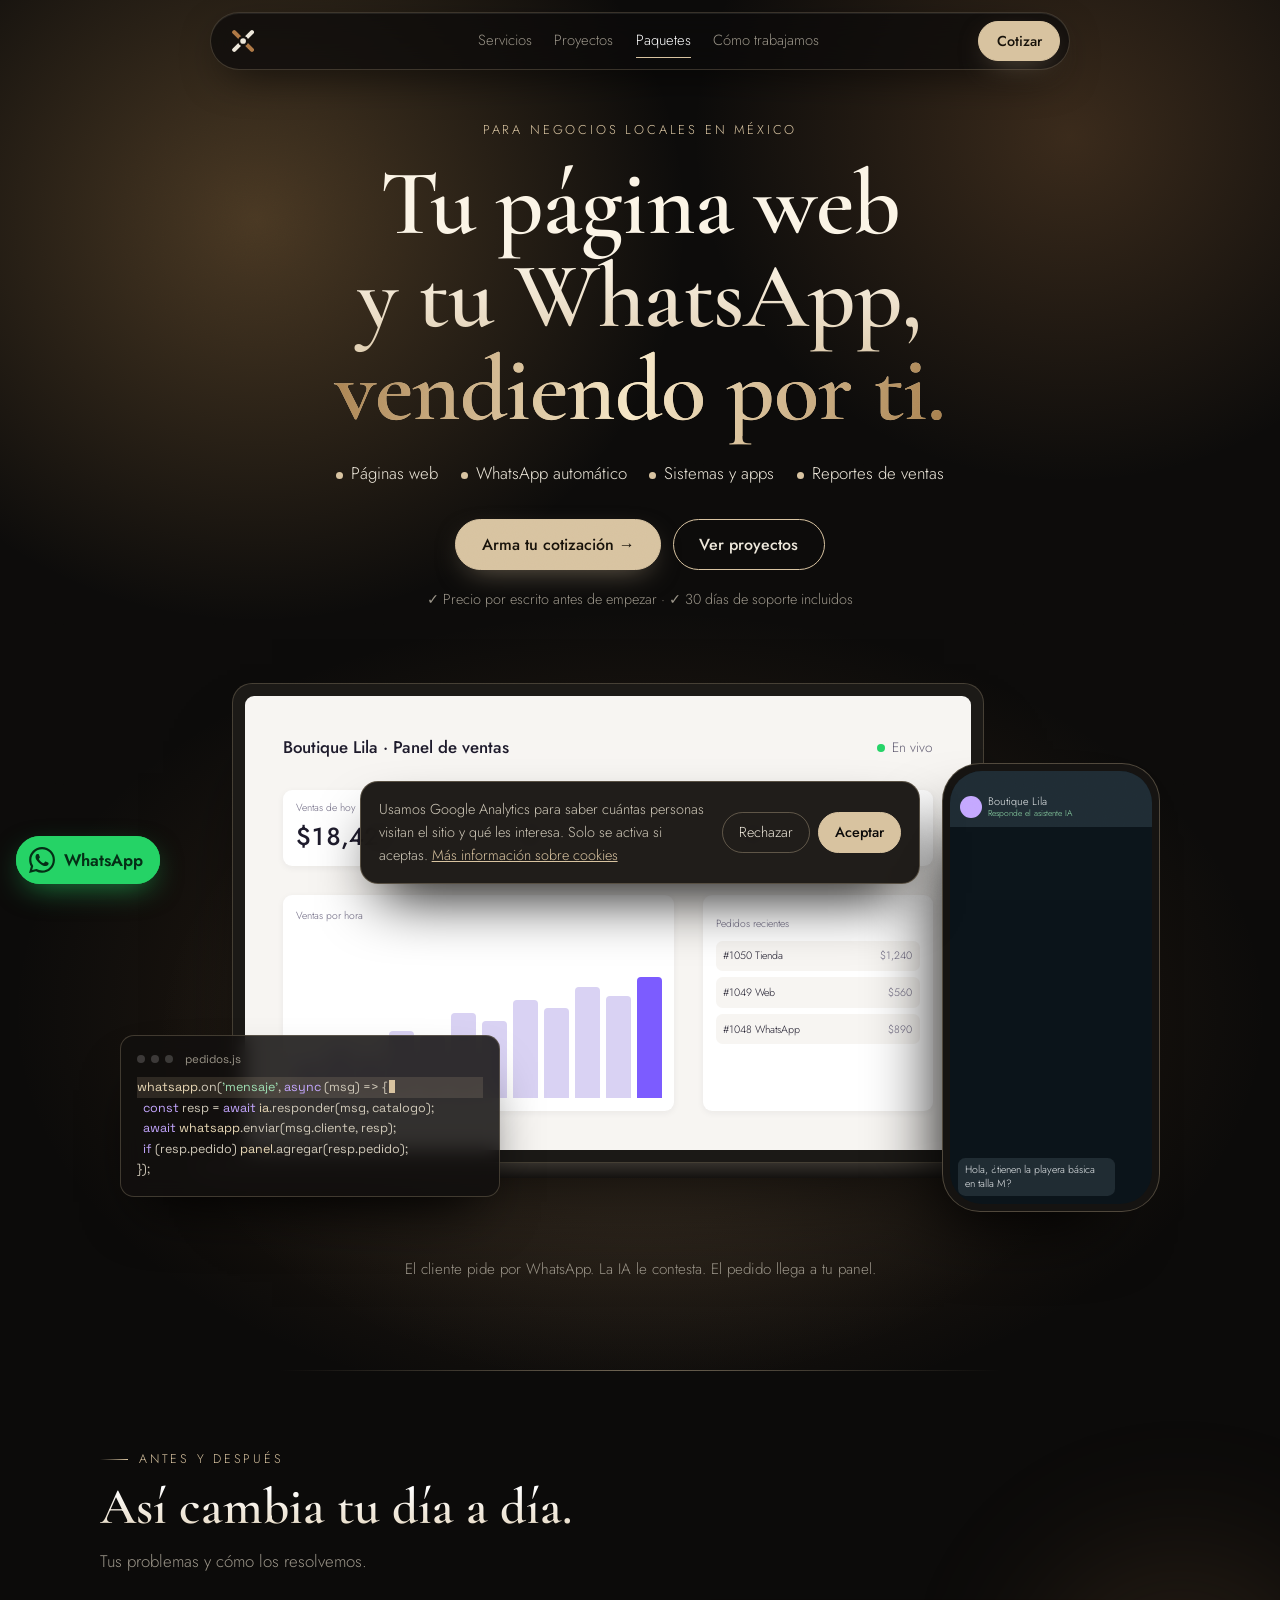
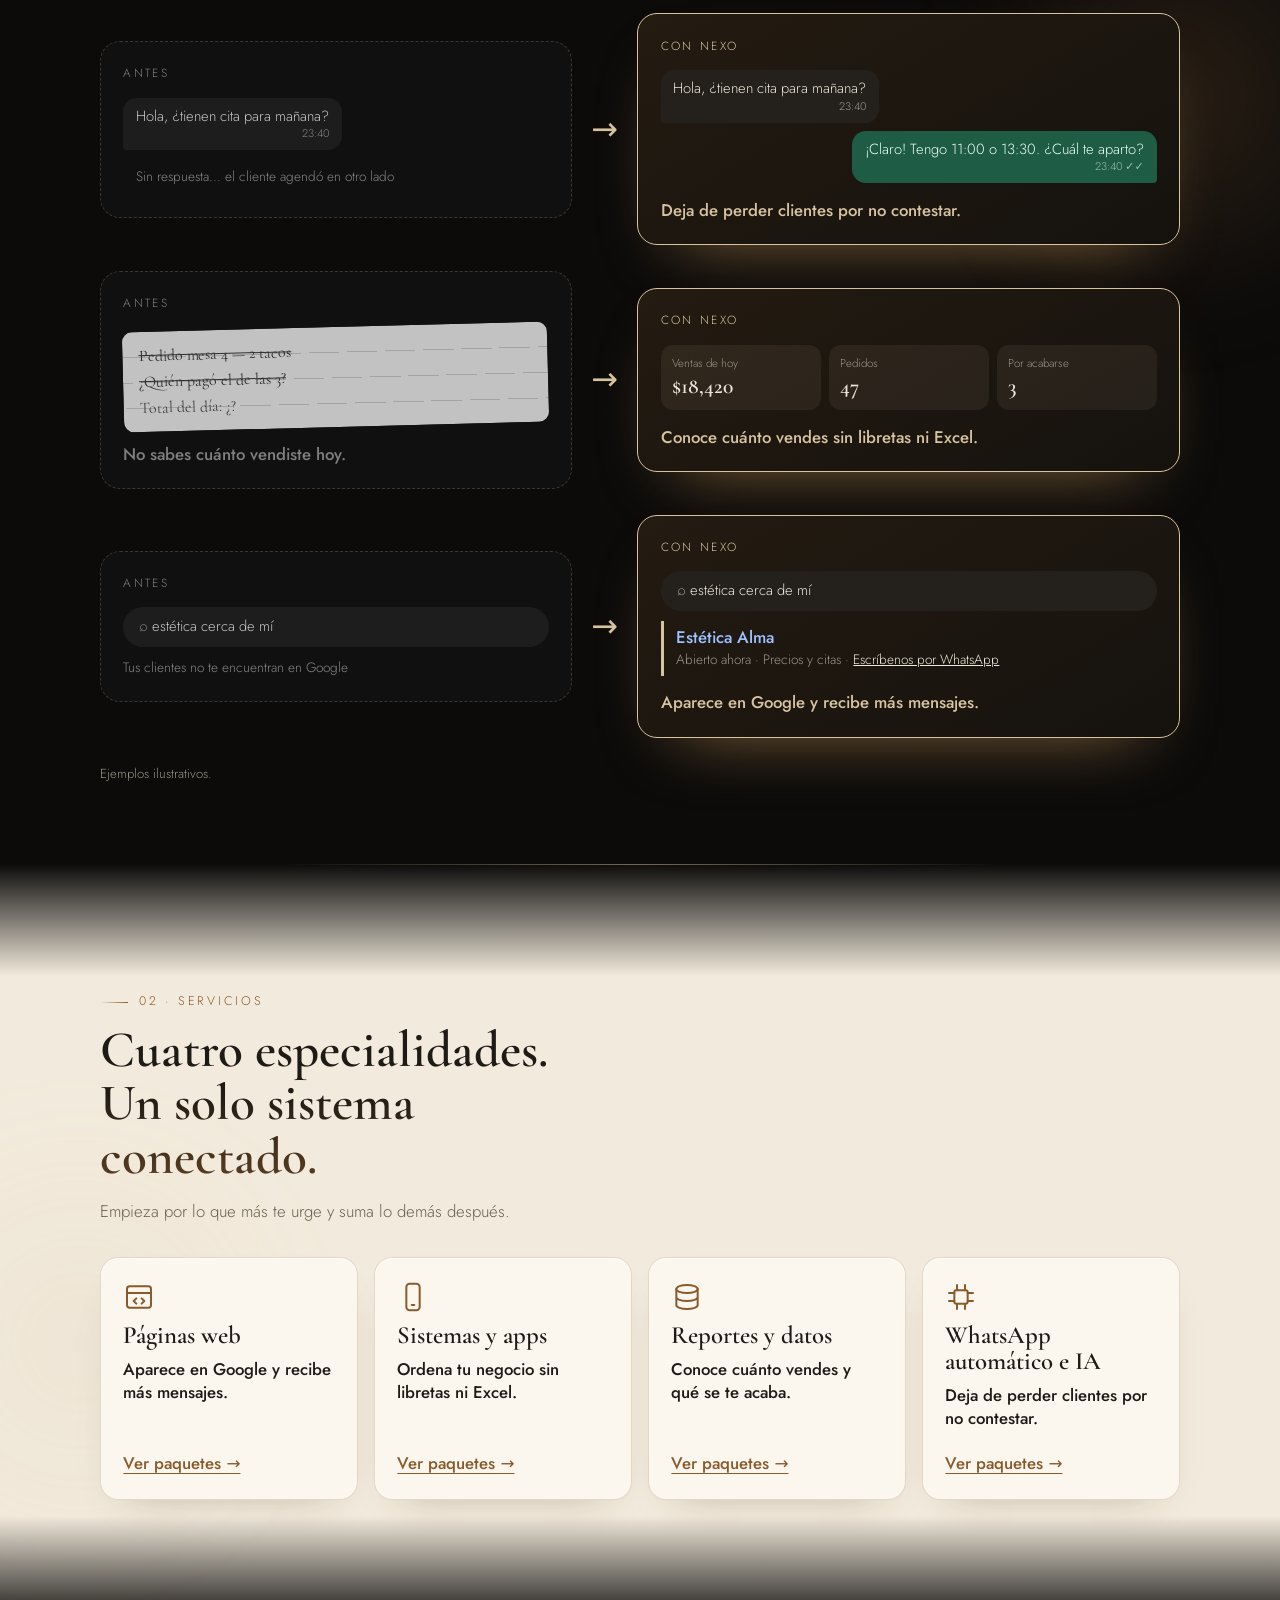
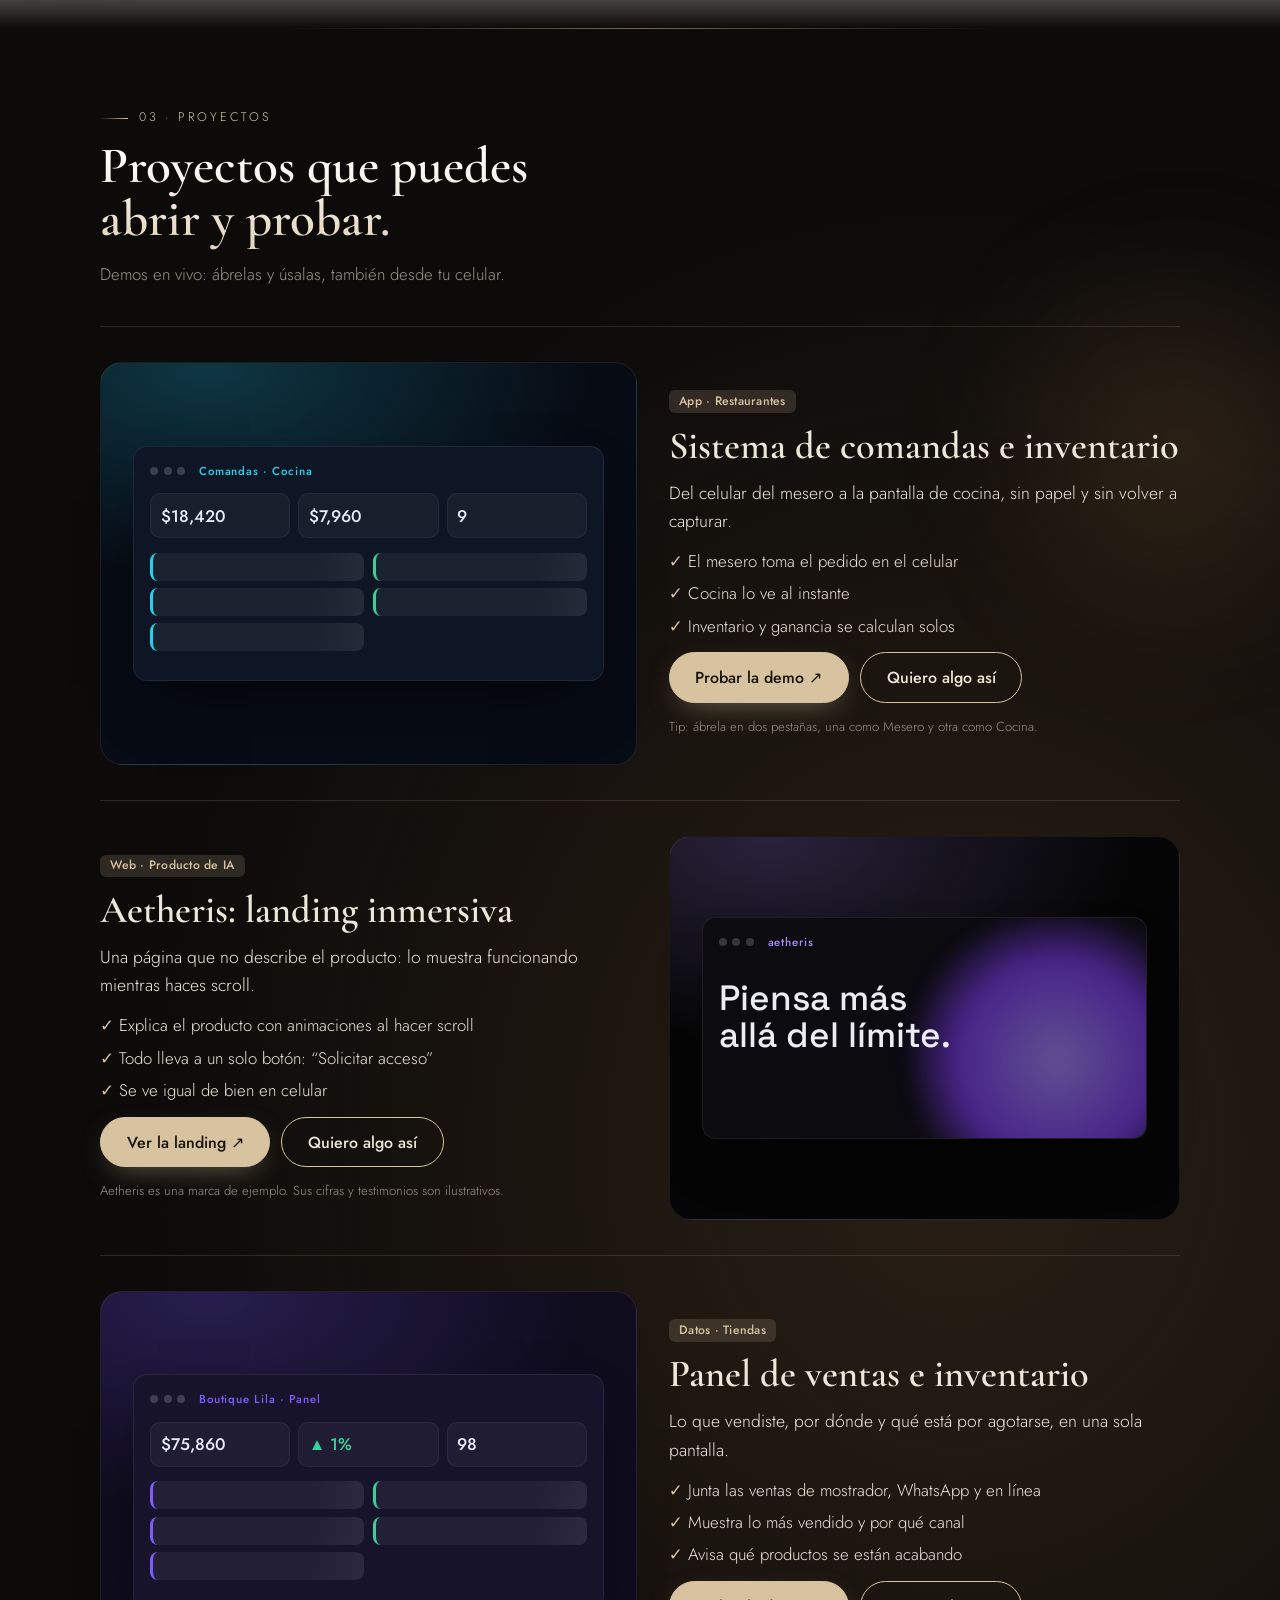
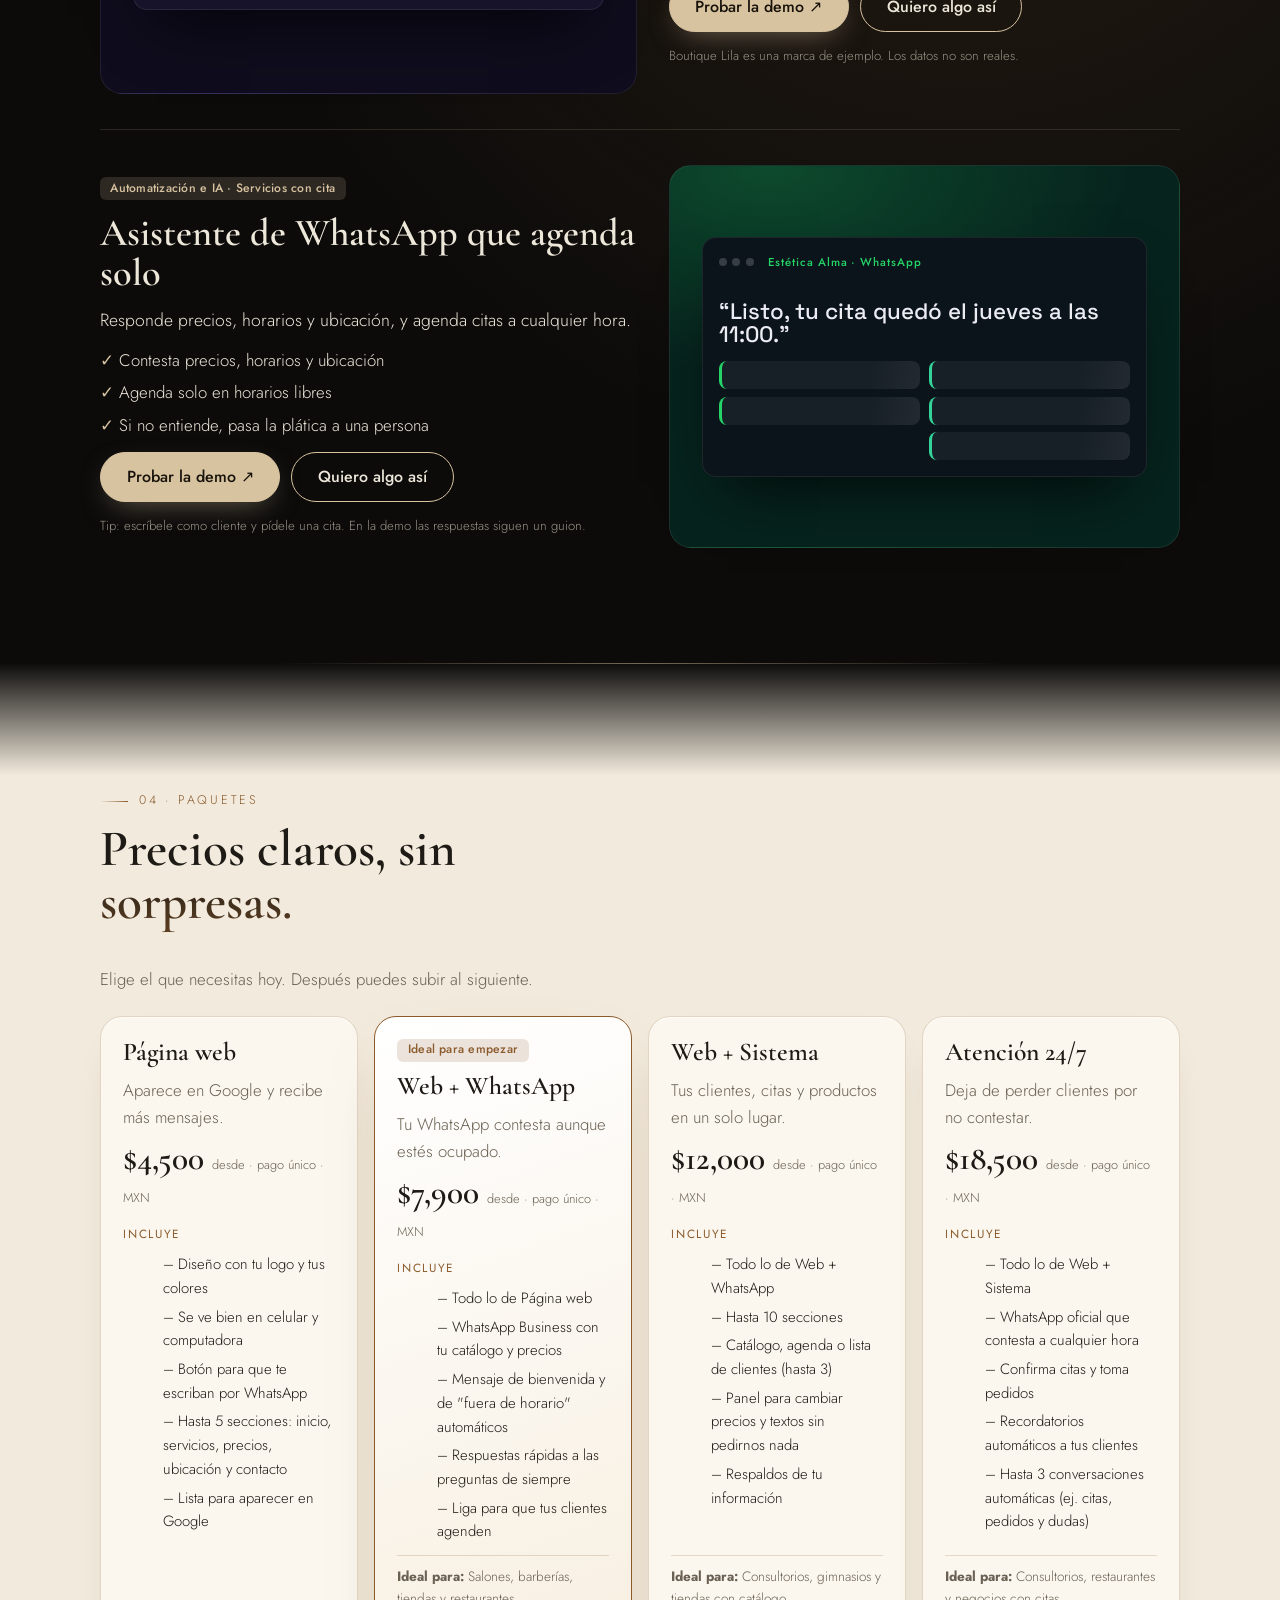
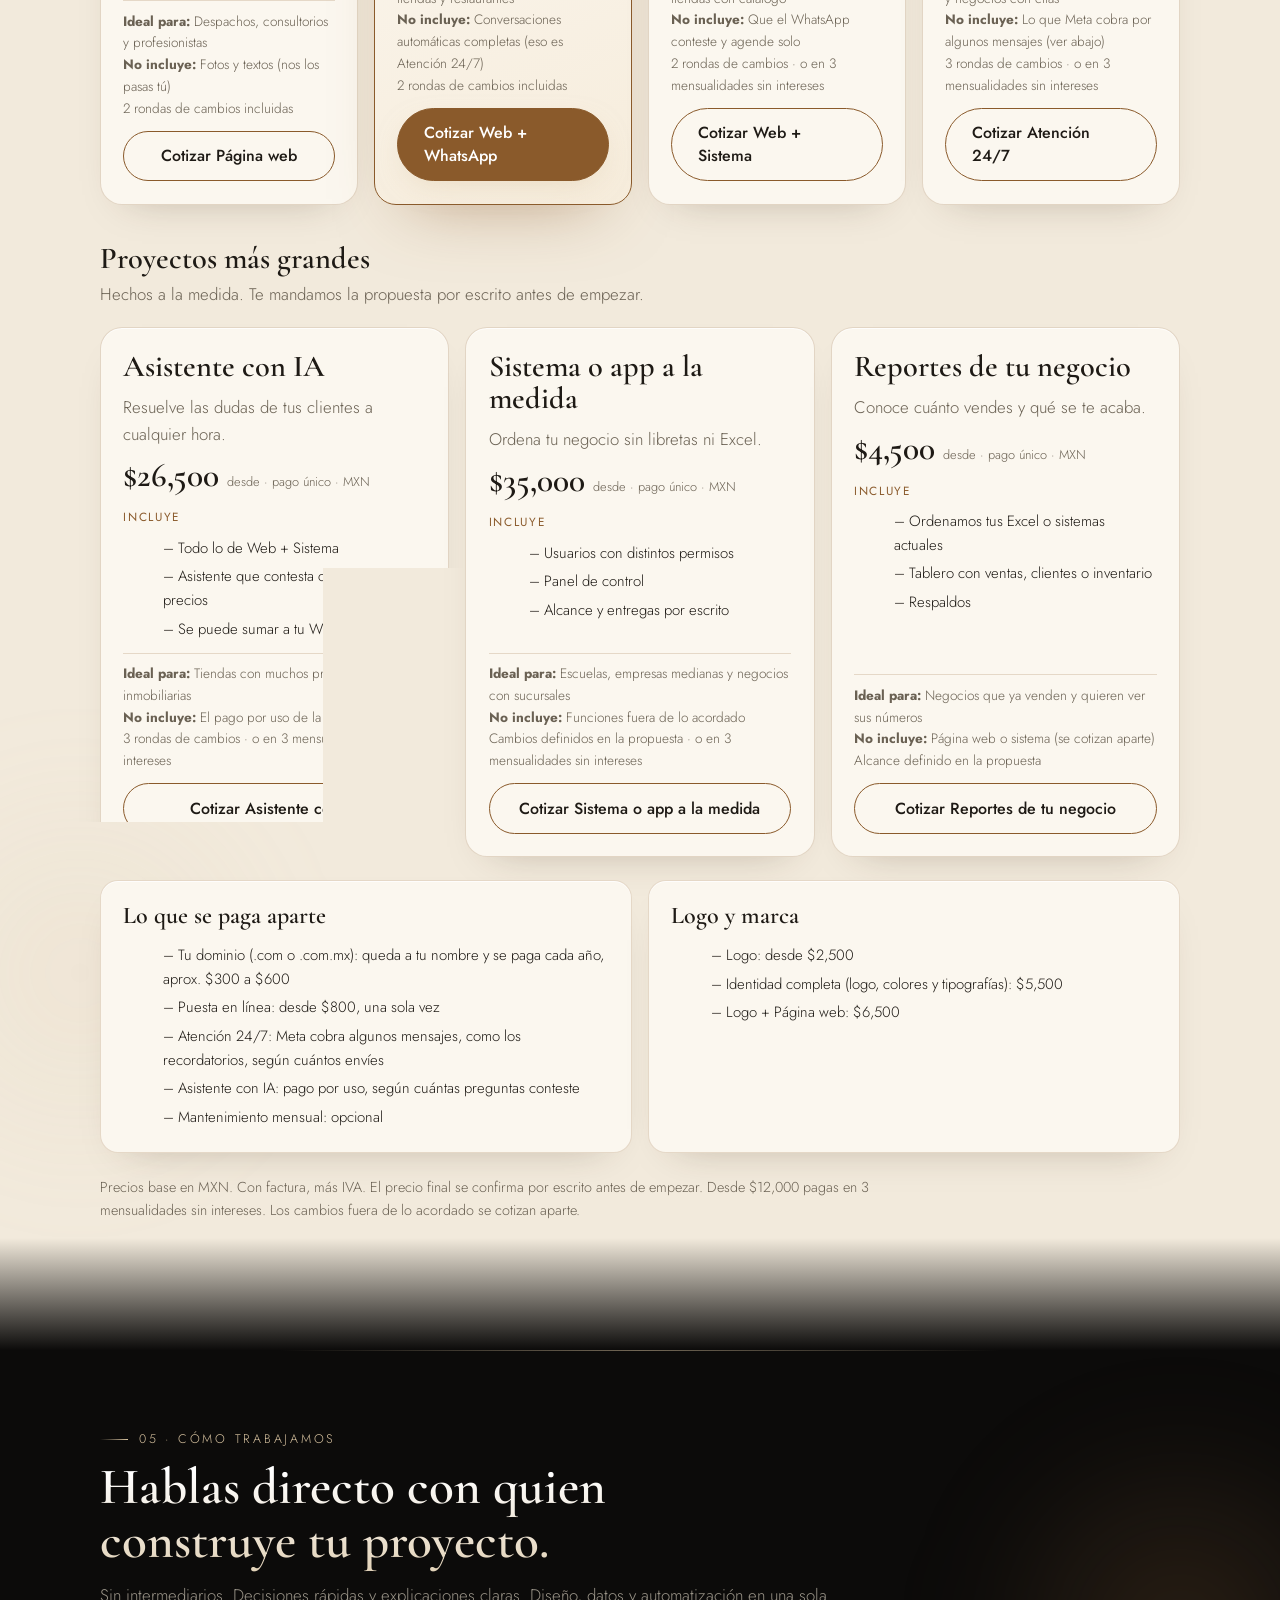
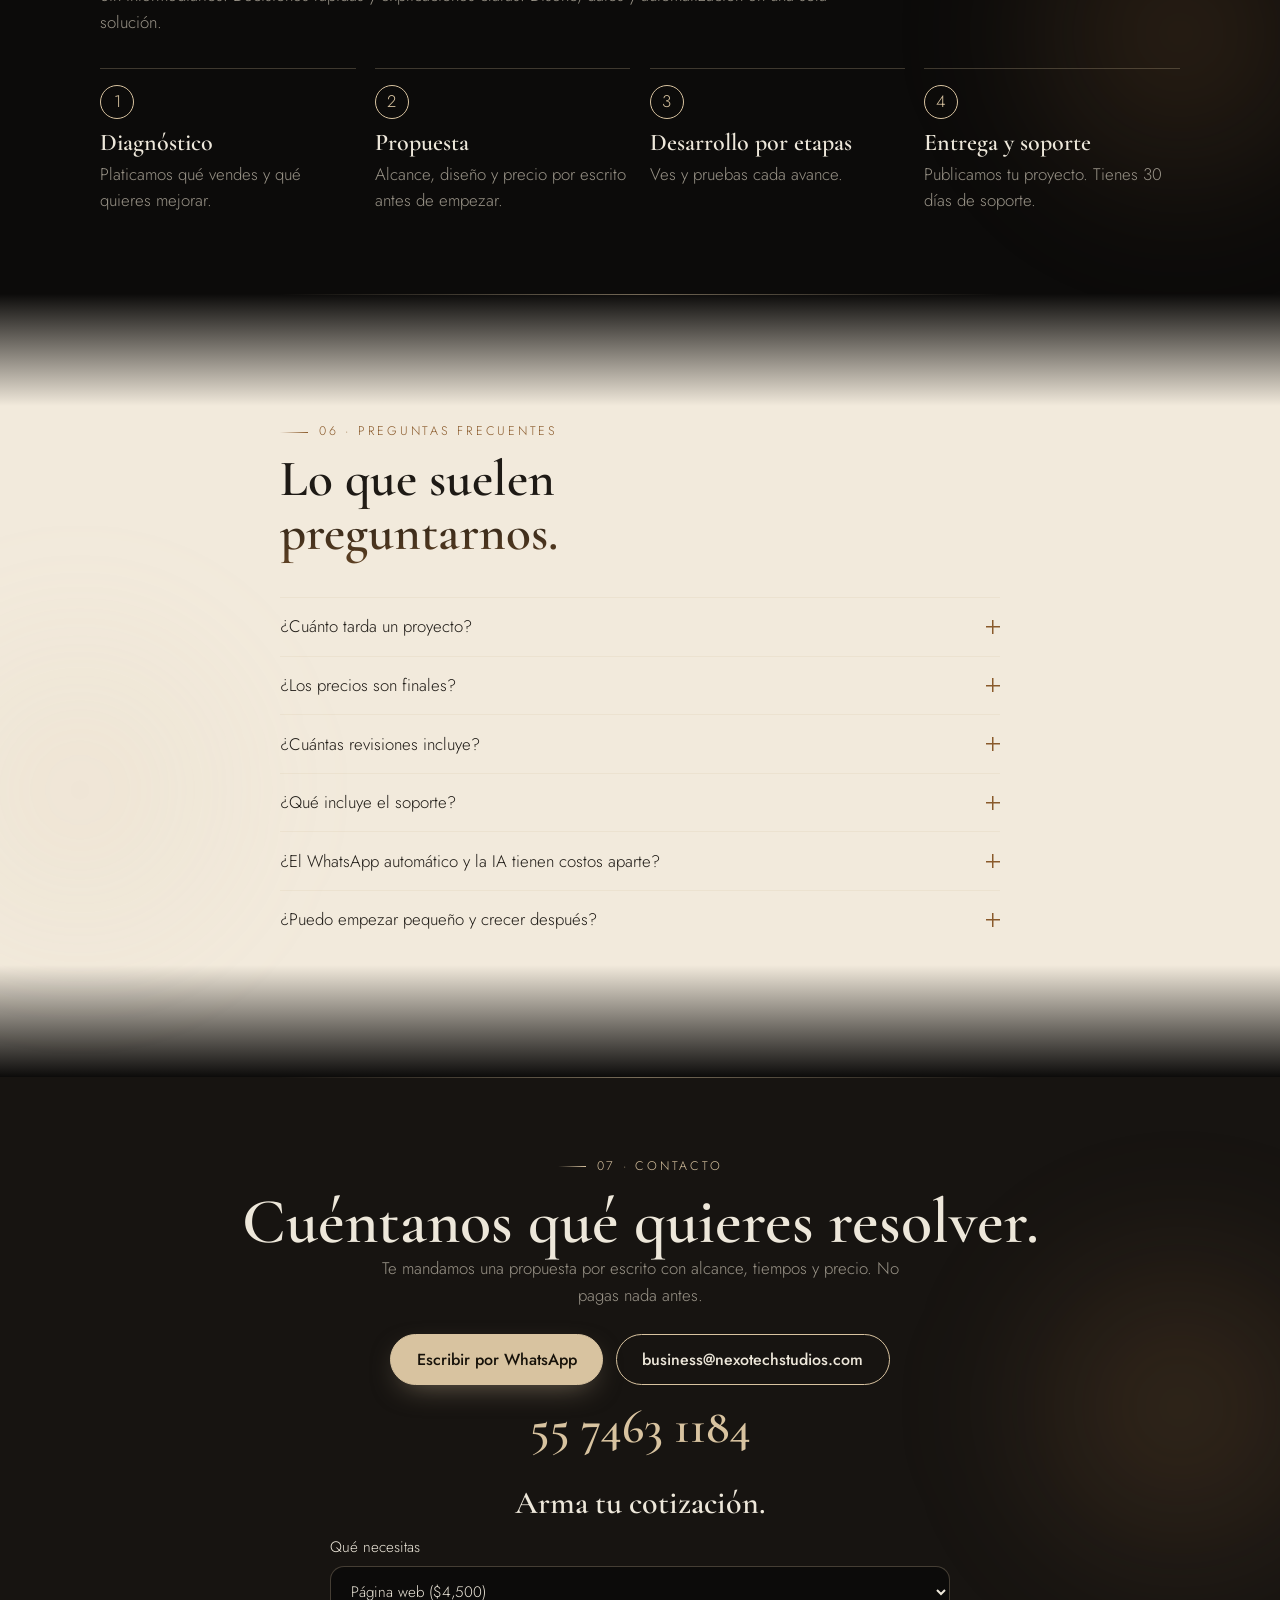
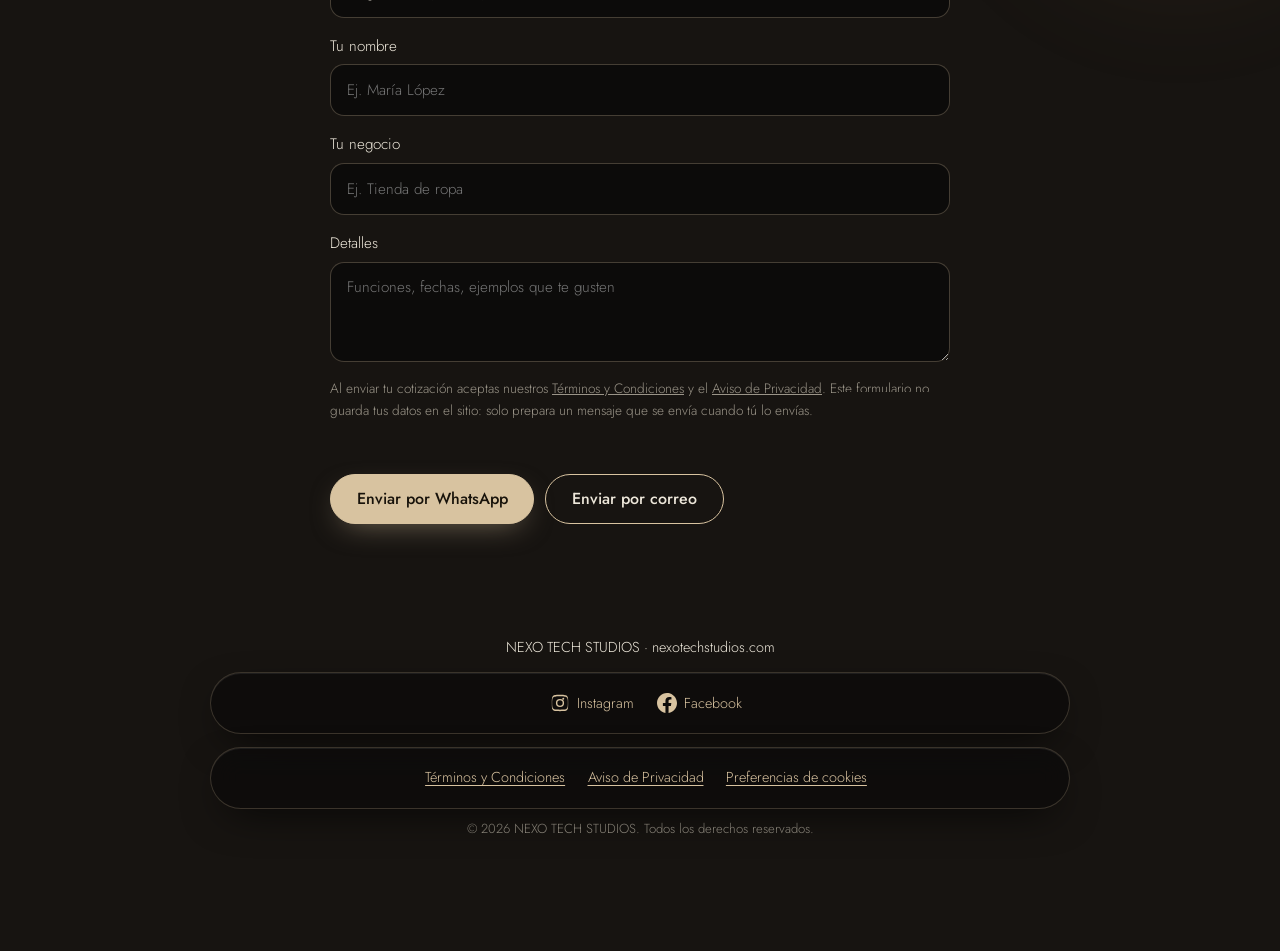
<file: index.html>
<!DOCTYPE html>
<html lang="es-MX">

<head>
  <meta charset="utf-8">
  <meta name="viewport" content="width=device-width, initial-scale=1, viewport-fit=cover">
  <meta name="theme-color" content="#0c0b0a">
  <title>NEXO TECH STUDIOS | Desarrollo web, software, datos y automatización con IA</title>
  <meta name="description"
    content="Cuatro divisiones, una sola solución: desarrollo web, software a medida, datos y automatización con IA para negocios en México.">
  <meta property="og:title" content="NEXO TECH STUDIOS · Tu página web y tu WhatsApp, vendiendo por ti">
  <meta property="og:description" content="Páginas web, apps, paneles de datos y WhatsApp con IA, hechos a tu medida. Prueba nuestras demos en vivo.">
  <meta property="og:type" content="website">
  <meta property="og:locale" content="es_MX">
  <meta property="og:url" content="https://nexotechstudios.com/">
  <meta property="og:site_name" content="NEXO TECH STUDIOS">
  <meta property="og:image" content="https://nexotechstudios.com/og-image.jpg">
  <meta property="og:image:type" content="image/jpeg">
  <meta property="og:image:width" content="1200">
  <meta property="og:image:height" content="630">
  <meta property="og:image:alt" content="NEXO TECH STUDIOS: Tu página web y tu WhatsApp, vendiendo por ti. Panel de ventas y WhatsApp con IA.">
  <meta name="twitter:card" content="summary_large_image">
  <meta name="twitter:image" content="https://nexotechstudios.com/og-image.jpg">
  <link rel="canonical" href="https://nexotechstudios.com/">
  <link rel="icon" href="/favicon.svg" type="image/svg+xml">
  <link rel="apple-touch-icon" href="/apple-touch-icon.png">
  <script
    type="application/ld+json">{"@context":"https://schema.org","@type":"ProfessionalService","name":"NEXO TECH STUDIOS","url":"https://nexotechstudios.com","telephone":"+525574631184","sameAs":["https://www.instagram.com/nexotechstudios/","https://www.facebook.com/nexotechstudios"],"areaServed":"MX","description":"Desarrollo web, software a medida, datos y automatización con IA."}</script>
  <link rel="preconnect" href="https://fonts.googleapis.com">
  <link rel="preconnect" href="https://fonts.gstatic.com" crossorigin>
  <link
    href="https://fonts.googleapis.com/css2?family=Cormorant+Garamond:ital,wght@0,500;0,600;1,600&family=Jost:wght@300;400;500&family=Space+Grotesk:wght@500&display=swap"
    rel="stylesheet">
  <link rel="stylesheet" href="css/estilos.css?v=20261125a">
</head>

<body>
  <header>
    <nav>
      <a class="lg" href="#inicio" aria-label="NEXO TECH STUDIOS — inicio"><svg viewBox="40 40 556 140" width="87" height="22" aria-hidden="true">
        <path class="lg-ne" d="M53.2 180V40H103.4L131.2 162H134.8V40H160.8V180H110.6L82.8 58H79.2V180ZM199.2 180V40H289.2V64H225.6V97.4H283.6V121.4H225.6V156H290.4V180Z" fill="#EDE7DA"/>
        <path class="lg-o" d="M528.4 182.8Q502 182.8 486.4 168.3Q470.8 153.8 470.8 126.8V93.2Q470.8 66.2 486.4 51.7Q502 37.2 528.4 37.2Q554.8 37.2 570.4 51.7Q586 66.2 586 93.2V126.8Q586 153.8 570.4 168.3Q554.8 182.8 528.4 182.8ZM528.4 159.2Q543.2 159.2 551.4 150.6Q559.6 142 559.6 127.6V92.4Q559.6 78 551.4 69.4Q543.2 60.8 528.4 60.8Q513.8 60.8 505.5 69.4Q497.2 78 497.2 92.4V127.6Q497.2 142 505.5 150.6Q513.8 159.2 528.4 159.2Z" fill="#EDE7DA"/>
        <g class="lg-x"><mask id="mlg" maskUnits="userSpaceOnUse" x="307.8" y="39" width="142" height="142"><rect x="307.8" y="39" width="142" height="142" fill="#fff"/><circle cx="378.8" cy="110" r="33.6" fill="#000"/></mask>
          <g mask="url(#mlg)" stroke-width="26.6" stroke-linecap="round"><path d="M322.1 53.3L435.5 166.7" stroke="#EDE7DA"/><path d="M435.5 53.3L322.1 166.7" stroke="#B07A46"/></g>
          <circle cx="378.8" cy="110" r="18.2" fill="#EDE7DA"/></g>
      </svg></a>
      <div class="l"><a href="#servicios">Servicios</a><a href="#proyectos">Proyectos</a><a href="#paquetes">Paquetes</a><a href="#nosotros">Cómo trabajamos</a></div>
      <details class="mm">
        <summary>Menú</summary>
        <div><a href="#servicios">Servicios</a><a href="#proyectos">Proyectos</a><a href="#paquetes">Paquetes</a><a href="#nosotros">Cómo trabajamos</a><a href="#faq">Preguntas</a><a
            href="#contacto">Contacto</a></div>
      </details>
      <a class="btn bg" href="#cotizador">Cotizar</a>
    </nav>
  </header>

  <main>
    <!-- 01 · PORTADA -->
    <section id="inicio" class="hero">
      <div class="w">
        <p class="hero-eb">Para negocios locales en México</p>
        <h1>Tu página web y tu WhatsApp, <em>vendiendo por ti.</em></h1>
        <ul class="chips" aria-label="Lo que hacemos"><li>Páginas web</li><li>WhatsApp automático</li><li>Sistemas y apps</li><li>Reportes de ventas</li></ul>
        <div class="row"><a class="btn bg" href="#cotizador">Arma tu cotización →</a><a class="btn" href="#proyectos">Ver proyectos</a></div>
        <p class="trust">✓ Precio por escrito antes de empezar <span aria-hidden="true">·</span> ✓ 30 días de soporte incluidos</p>
      </div>
      <div class="hx-wrap" id="hxw">
      <figure class="hx" id="hx" aria-label="Ejemplo: un cliente pide por WhatsApp, el asistente con IA le responde y el pedido aparece en el panel de ventas">
        <div class="hx-lid"><div class="hx-scr" aria-hidden="true">
          <div class="hx-top"><b>Boutique Lila · Panel de ventas</b><span><i class="live"></i>En vivo</span></div>
          <div class="hx-k"><div><small>Ventas de hoy</small><b id="hxV">$18,420</b></div><div><small>Pedidos</small><b id="hxP">47</b></div><div><small>Por WhatsApp</small><b id="hxW">19</b></div></div>
          <div class="hx-ch"><small>Ventas por hora</small><div class="hx-bars" id="hxB"></div></div>
          <div class="hx-or"><small>Pedidos recientes</small><ul id="hxO"><li><span>#1050 Tienda</span><em>$1,240</em></li><li><span>#1049 Web</span><em>$560</em></li><li><span>#1048 WhatsApp</span><em>$890</em></li></ul></div>
        </div></div>
        <div class="hx-base"></div>
        <div class="hx-ph" aria-hidden="true"><div class="hx-pscr">
          <div class="hx-wa"><i></i><div>Boutique Lila<small>Responde el asistente IA</small></div></div>
          <div class="hx-msgs" id="hxM"></div>
        </div></div>
      </figure>
      <div class="hx-code" aria-hidden="true"><div class="hx-hd"><i></i><i></i><i></i><span>pedidos.js</span></div><pre id="hxC"></pre></div>
      </div>
      <p class="hx-cap">El cliente pide por WhatsApp. La IA le contesta. El pedido llega a tu panel.</p>
    </section>

    <!-- ANTES Y DESPUÉS: qué cambia en el negocio -->
    <section id="cambio" class="sec">
      <div class="w">
        <span class="eb">Antes y después</span>
        <h2 class="hd" style="margin-bottom:.6rem">Así cambia tu día a día.</h2>
        <p class="mu" style="max-width:46rem;margin-bottom:2.4rem">Tus problemas y cómo los resolvemos.</p>
        <div class="ba">
          <div class="ba-a">
            <span class="ba-l">Antes</span>
            <div class="ba-chat"><p class="in">Hola, ¿tienen cita para mañana?<small>23:40</small></p><p class="no">Sin respuesta… el cliente agendó en otro lado</p></div>
          </div>
          <div class="ba-x" aria-hidden="true">→</div>
          <div class="ba-d">
            <span class="ba-l">Con NEXO</span>
            <div class="ba-chat"><p class="in">Hola, ¿tienen cita para mañana?<small>23:40</small></p><p class="out">¡Claro! Tengo 11:00 o 13:30. ¿Cuál te aparto?<small>23:40 ✓✓</small></p></div>
            <b>Deja de perder clientes por no contestar.</b>
          </div>
        </div>
        <div class="ba">
          <div class="ba-a">
            <span class="ba-l">Antes</span>
            <div class="ba-nb"><s>Pedido mesa 4 — 2 tacos</s><s>¿Quién pagó el de las 3?</s><span>Total del día: ¿?</span></div>
            <b>No sabes cuánto vendiste hoy.</b>
          </div>
          <div class="ba-x" aria-hidden="true">→</div>
          <div class="ba-d">
            <span class="ba-l">Con NEXO</span>
            <div class="ba-kp"><div><small>Ventas de hoy</small><b>$18,420</b></div><div><small>Pedidos</small><b>47</b></div><div><small>Por acabarse</small><b>3</b></div></div>
            <b>Conoce cuánto vendes sin libretas ni Excel.</b>
          </div>
        </div>
        <div class="ba">
          <div class="ba-a">
            <span class="ba-l">Antes</span>
            <div class="ba-sr"><p class="sq">estética cerca de mí</p><p class="no">Tus clientes no te encuentran en Google</p></div>
          </div>
          <div class="ba-x" aria-hidden="true">→</div>
          <div class="ba-d">
            <span class="ba-l">Con NEXO</span>
            <div class="ba-sr"><p class="sq">estética cerca de mí</p><p class="hit"><b>Estética Alma</b>Abierto ahora · Precios y citas · <u>Escríbenos por WhatsApp</u></p></div>
            <b>Aparece en Google y recibe más mensajes.</b>
          </div>
        </div>
        <p class="cs-n" style="margin-top:1rem">Ejemplos ilustrativos.</p>
      </div>
    </section>

    <!-- 02 · SERVICIOS -->
    <section id="servicios" class="sec alt">
      <div class="w">
        <span class="eb">02 · Servicios</span>
        <h2 class="hd" style="margin-bottom:.6rem">Cuatro especialidades. Un solo sistema conectado.</h2>
        <p class="mu" style="max-width:46rem;margin-bottom:2rem">Empieza por lo que más te urge y suma lo demás después.</p>
        <div class="g4 sv" id="sv"></div>
      </div>
    </section>

    <!-- 03 · PROYECTOS -->
    <section id="proyectos" class="sec">
      <div class="w">
        <span class="eb">03 · Proyectos</span>
        <h2 class="hd" style="margin-bottom:.6rem">Proyectos que puedes abrir y probar.</h2>
        <p class="mu" style="max-width:46rem;margin-bottom:2.4rem">Demos en vivo: ábrelas y úsalas, también desde tu celular.</p>

        <article class="cs">
          <div class="cs-v" style="--a:#22d3ee;--b:#070b14;--c:#0e1524" aria-hidden="true">
            <div class="cs-f">
              <div class="cs-bar"><i></i><i></i><i></i><span>Comandas · Cocina</span></div>
              <div class="cs-k"><b>$18,420</b><b>$7,960</b><b>9</b></div>
              <div class="cs-cols"><div><u></u><u></u><u></u></div><div><u></u><u></u></div></div>
            </div>
          </div>
          <div class="cs-t">
            <span class="tag">App · Restaurantes</span>
            <h3>Sistema de comandas e inventario</h3>
            <p class="cs-lead">Del celular del mesero a la pantalla de cocina, sin papel y sin volver a capturar.</p>
            <ul class="cs-b"><li>El mesero toma el pedido en el celular</li><li>Cocina lo ve al instante</li><li>Inventario y ganancia se calculan solos</li></ul>
            <div class="row"><a class="btn bg" href="proyectos/restaurante-comandas.html" target="_blank" rel="noopener">Probar la demo ↗</a><a
                class="btn" href="#cotizador" data-svc="Sistema o app a la medida">Quiero algo así</a></div>
            <p class="cs-n">Tip: ábrela en dos pestañas, una como Mesero y otra como Cocina.</p>
          </div>
        </article>

        <article class="cs cs-alt">
          <div class="cs-v" style="--a:#a78bfa;--b:#050505;--c:#0b0b10" aria-hidden="true">
            <div class="cs-f">
              <div class="cs-bar"><i></i><i></i><i></i><span>aetheris</span></div>
              <p class="cs-h">Piensa más<br>allá del límite.</p>
              <div class="cs-orb"></div>
            </div>
          </div>
          <div class="cs-t">
            <span class="tag">Web · Producto de IA</span>
            <h3>Aetheris: landing inmersiva</h3>
            <p class="cs-lead">Una página que no describe el producto: lo muestra funcionando mientras haces scroll.</p>
            <ul class="cs-b"><li>Explica el producto con animaciones al hacer scroll</li><li>Todo lleva a un solo botón: “Solicitar acceso”</li><li>Se ve igual de bien en celular</li></ul>
            <div class="row"><a class="btn bg" href="proyectos/aetheris-landing.html" target="_blank" rel="noopener">Ver la landing ↗</a><a
                class="btn" href="#cotizador" data-svc="Web + Sistema ($12,000)">Quiero algo así</a></div>
            <p class="cs-n">Aetheris es una marca de ejemplo. Sus cifras y testimonios son ilustrativos.</p>
          </div>
        </article>

        <article class="cs">
          <div class="cs-v" style="--a:#7c5cff;--b:#0f0c1d;--c:#17132b" aria-hidden="true">
            <div class="cs-f">
              <div class="cs-bar"><i></i><i></i><i></i><span>Boutique Lila · Panel</span></div>
              <div class="cs-k"><b>$75,860</b><b style="color:#34d399">▲ 1%</b><b>98</b></div>
              <div class="cs-cols"><div><u></u><u></u><u></u></div><div><u></u><u></u></div></div>
            </div>
          </div>
          <div class="cs-t">
            <span class="tag">Datos · Tiendas</span>
            <h3>Panel de ventas e inventario</h3>
            <p class="cs-lead">Lo que vendiste, por dónde y qué está por agotarse, en una sola pantalla.</p>
            <ul class="cs-b"><li>Junta las ventas de mostrador, WhatsApp y en línea</li><li>Muestra lo más vendido y por qué canal</li><li>Avisa qué productos se están acabando</li></ul>
            <div class="row"><a class="btn bg" href="proyectos/panel-tienda.html" target="_blank" rel="noopener">Probar la demo ↗</a><a
                class="btn" href="#cotizador" data-svc="Reportes de mi negocio">Quiero algo así</a></div>
            <p class="cs-n">Boutique Lila es una marca de ejemplo. Los datos no son reales.</p>
          </div>
        </article>

        <article class="cs cs-alt">
          <div class="cs-v" style="--a:#25d366;--b:#06231d;--c:#0b141a" aria-hidden="true">
            <div class="cs-f">
              <div class="cs-bar"><i></i><i></i><i></i><span>Estética Alma · WhatsApp</span></div>
              <p class="cs-h" style="font-size:clamp(1rem,2.4vw,1.4rem)">“Listo, tu cita quedó el jueves a las 11:00.”</p>
              <div class="cs-cols"><div><u></u><u></u></div><div><u></u><u></u><u></u></div></div>
            </div>
          </div>
          <div class="cs-t">
            <span class="tag">Automatización e IA · Servicios con cita</span>
            <h3>Asistente de WhatsApp que agenda solo</h3>
            <p class="cs-lead">Responde precios, horarios y ubicación, y agenda citas a cualquier hora.</p>
            <ul class="cs-b"><li>Contesta precios, horarios y ubicación</li><li>Agenda solo en horarios libres</li><li>Si no entiende, pasa la plática a una persona</li></ul>
            <div class="row"><a class="btn bg" href="proyectos/asistente-whatsapp.html" target="_blank" rel="noopener">Probar la demo ↗</a><a
                class="btn" href="#cotizador" data-svc="Atención 24/7 por WhatsApp ($18,500)">Quiero algo así</a></div>
            <p class="cs-n">Tip: escríbele como cliente y pídele una cita. En la demo las respuestas siguen un guion.</p>
          </div>
        </article>
      </div>
    </section>

    <!-- 04 · PAQUETES -->
    <section id="paquetes" class="sec alt">
      <div class="w">
        <span class="eb">04 · Paquetes</span>
        <h2 class="hd">Precios claros, sin sorpresas.</h2>
        <p class="mu" style="max-width:46rem">Elige el que necesitas hoy. Después puedes subir al siguiente.</p>
        <div class="pkg" id="pkg" style="margin-top:1.4rem"></div>
        <h3 style="font-size:1.9rem;margin:2.4rem 0 .4rem">Proyectos más grandes</h3>
        <p class="mu" style="max-width:46rem;margin-bottom:1.2rem">Hechos a la medida. Te mandamos la propuesta por escrito antes de empezar.</p>
        <div class="pkg" id="pkm"></div>
        <div class="cst g3" style="margin-top:1.4rem">
          <div class="cd">
            <h3>Lo que se paga aparte</h3>
            <ul>
              <li>Tu dominio (.com o .com.mx): queda a tu nombre y se paga cada año, aprox. $300 a $600</li>
              <li>Puesta en línea: desde $800, una sola vez</li>
              <li>Atención 24/7: Meta cobra algunos mensajes, como los recordatorios, según cuántos envíes</li>
              <li>Asistente con IA: pago por uso, según cuántas preguntas conteste</li>
              <li>Mantenimiento mensual: opcional</li>
            </ul>
          </div>
          <div class="cd">
            <h3>Logo y marca</h3>
            <ul>
              <li>Logo: desde $2,500</li>
              <li>Identidad completa (logo, colores y tipografías): $5,500</li>
              <li>Logo + Página web: $6,500</li>
            </ul>
          </div>
        </div>
        <p class="note">Precios base en MXN. Con factura, más IVA. El precio final se confirma por escrito antes de empezar.
          Desde $12,000 pagas en 3 mensualidades sin intereses. Los cambios fuera de lo acordado se cotizan aparte.</p>
      </div>
    </section>

    <!-- 05 · CÓMO TRABAJAMOS (antes Sobre NEXO + Proceso) -->
    <section id="nosotros" class="sec">
      <div class="w">
        <span class="eb">05 · Cómo trabajamos</span>
        <h2 class="hd" style="max-width:22ch;margin-bottom:.6rem">Hablas directo con quien construye tu proyecto.</h2>
        <p class="mu" style="max-width:46rem;margin-bottom:2rem">Sin intermediarios. Decisiones rápidas y explicaciones claras. Diseño, datos y automatización en una sola solución.</p>
        <ol class="stp" id="proceso">
          <li><b>Diagnóstico</b><span class="mu">Platicamos qué vendes y qué quieres mejorar.</span></li>
          <li><b>Propuesta</b><span class="mu">Alcance, diseño y precio por escrito antes de empezar.</span>
          </li>
          <li><b>Desarrollo por etapas</b><span class="mu">Ves y pruebas cada avance.</span></li>
          <li><b>Entrega y soporte</b><span class="mu">Publicamos tu proyecto. Tienes 30 días de soporte.</span></li>
        </ol>
      </div>
    </section>

    <!-- 06 · PREGUNTAS -->
    <section id="faq" class="sec alt">
      <div class="w fq">
        <span class="eb">06 · Preguntas frecuentes</span>
        <h2 class="hd">Lo que suelen preguntarnos.</h2>
        <details>
          <summary>¿Cuánto tarda un proyecto?</summary>
          <p>Depende del alcance. En la propuesta recibes un calendario por etapas antes de empezar.</p>
        </details>
        <details>
          <summary>¿Los precios son finales?</summary>
          <p>Son precios base en MXN, más IVA si requieres factura. El precio final se confirma por escrito
            según la complejidad de tu proyecto.</p>
        </details>
        <details>
          <summary>¿Cuántas revisiones incluye?</summary>
          <p>Cada paquete indica sus rondas de revisión. Cambios fuera del alcance acordado se cotizan por
            separado.</p>
        </details>
        <details>
          <summary>¿Qué incluye el soporte?</summary>
          <p>30 días tras la entrega para corregir fallas. El mantenimiento mensual es opcional y se acuerda
            según tu proyecto.</p>
        </details>
        <details>
          <summary>¿El WhatsApp automático y la IA tienen costos aparte?</summary>
          <p>Sí. El WhatsApp usa la API oficial de Meta y la IA un modelo de pago por consulta; ambos se
            cobran según el volumen.</p>
        </details>
        <details>
          <summary>¿Puedo empezar pequeño y crecer después?</summary>
          <p>Sí. Empieza con un paquete y sube al siguiente cuando lo necesites.</p>
        </details>
      </div>
    </section>

    <!-- 08 · CONTACTO -->
    <section id="contacto" class="sec">
      <div class="w">
        <span class="eb">07 · Contacto</span>
        <h2>Cuéntanos qué quieres resolver.</h2>
        <p class="mu" style="max-width:34rem;margin-left:auto;margin-right:auto">Te mandamos una propuesta por escrito con alcance, tiempos y precio. No pagas nada antes.</p>
        <div class="ct"><a class="btn bg" href="https://wa.me/525574631184" target="_blank" rel="noopener">Escribir por
            WhatsApp</a><a class="btn" href="mailto:business@nexotechstudios.com">business@nexotechstudios.com</a></div>
        <a class="t" href="tel:+525574631184">55 7463 1184</a>
        <div class="q">
          <h3 style="font-size:2rem;text-align:center" id="cotizador">Arma tu cotización.</h3>
          <label>Qué necesitas<select id="qs" class="field"></select></label>
          <label>Tu nombre<input id="qn" class="field" required autocomplete="name"
              placeholder="Ej. María López"></label>
          <label>Tu negocio<input id="qb" class="field" placeholder="Ej. Tienda de ropa"></label>
          <label>Detalles<textarea id="qd" rows="3" class="field"
              placeholder="Funciones, fechas, ejemplos que te gusten"></textarea></label>
          <p class="mu" style="font-size:.85rem">
            Al enviar tu cotización aceptas nuestros
            <a href="terminos-y-condiciones.html" style="text-decoration:underline">Términos y Condiciones</a> y el
            <a href="aviso-de-privacidad.html" style="text-decoration:underline">Aviso de Privacidad</a>.
            Este formulario no guarda tus datos en el sitio: solo prepara un mensaje que se envía cuando tú lo envías.
          </p>
          <p id="qm" role="status" aria-live="polite"></p>
          <div class="row"><a id="qa" class="btn bg" target="_blank" rel="noopener">Enviar por WhatsApp</a><a id="qe"
              class="btn">Enviar por correo</a></div>
        </div>
      </div>
    </section>
  </main>
  <footer>
    <div>NEXO TECH STUDIOS · nexotechstudios.com</div>
    <nav class="fl" aria-label="Redes sociales">
      <a href="https://www.instagram.com/nexotechstudios/" target="_blank" rel="noopener" class="soc"><svg viewBox="0 0 24 24" width="20" height="20" aria-hidden="true" fill="currentColor"><path d="M12 2.2c3.2 0 3.6 0 4.8.1 1.2.1 1.8.2 2.2.4.6.2 1 .5 1.4.9.4.4.7.8.9 1.4.2.4.4 1 .4 2.2.1 1.3.1 1.6.1 4.8s0 3.6-.1 4.8c-.1 1.2-.2 1.8-.4 2.2-.2.6-.5 1-.9 1.4-.4.4-.8.7-1.4.9-.4.2-1 .4-2.2.4-1.3.1-1.6.1-4.8.1s-3.6 0-4.8-.1c-1.2-.1-1.8-.2-2.2-.4-.6-.2-1-.5-1.4-.9-.4-.4-.7-.8-.9-1.4-.2-.4-.4-1-.4-2.2C2.2 15.6 2.2 15.2 2.2 12s0-3.6.1-4.8c.1-1.2.2-1.8.4-2.2.2-.6.5-1 .9-1.4.4-.4.8-.7 1.4-.9.4-.2 1-.4 2.2-.4C8.4 2.2 8.8 2.2 12 2.2zm0 1.8c-3.1 0-3.5 0-4.7.1-1.1.1-1.7.2-2.1.4-.5.2-.9.4-1.3.8-.4.4-.6.8-.8 1.3-.2.4-.3 1-.4 2.1C2.6 9.9 2.6 10.3 2.6 12s0 2.1.1 3.3c.1 1.1.2 1.7.4 2.1.2.5.4.9.8 1.3.4.4.8.6 1.3.8.4.2 1 .3 2.1.4 1.2.1 1.6.1 4.7.1s3.5 0 4.7-.1c1.1-.1 1.7-.2 2.1-.4.5-.2.9-.4 1.3-.8.4-.4.6-.8.8-1.3.2-.4.3-1 .4-2.1.1-1.2.1-1.6.1-3.3s0-2.1-.1-3.3c-.1-1.1-.2-1.7-.4-2.1-.2-.5-.4-.9-.8-1.3-.4-.4-.8-.6-1.3-.8-.4-.2-1-.3-2.1-.4C15.5 4 15.1 4 12 4zm0 3.1a4.9 4.9 0 110 9.8 4.9 4.9 0 010-9.8zm0 8.1a3.2 3.2 0 100-6.4 3.2 3.2 0 000 6.4zm5.1-8.3a1.15 1.15 0 11-2.3 0 1.15 1.15 0 012.3 0z"/></svg>Instagram</a>
      <a href="https://www.facebook.com/nexotechstudios" target="_blank" rel="noopener" class="soc"><svg viewBox="0 0 24 24" width="20" height="20" aria-hidden="true" fill="currentColor"><path d="M24 12.07C24 5.4 18.63 0 12 0S0 5.4 0 12.07C0 18.1 4.39 23.1 10.13 24v-8.44H7.08v-3.49h3.05V9.41c0-3.02 1.79-4.69 4.53-4.69 1.31 0 2.68.24 2.68.24v2.97h-1.51c-1.49 0-1.96.93-1.96 1.89v2.25h3.33l-.53 3.49h-2.8V24C19.61 23.1 24 18.1 24 12.07z"/></svg>Facebook</a>
    </nav>
    <nav class="fl" aria-label="Información legal">
      <a href="terminos-y-condiciones.html">Términos y Condiciones</a>
      <a href="aviso-de-privacidad.html">Aviso de Privacidad</a>
      <a href="#" id="ckOpen">Preferencias de cookies</a>
    </nav>
    <div class="mu" style="margin-top:.6rem;font-size:.82rem">© 2026 NEXO TECH STUDIOS. Todos los derechos reservados.
    </div>
  </footer>
  <a id="wa" href="https://wa.me/525574631184?text=Hola%2C%20quiero%20informaci%C3%B3n." target="_blank" rel="noopener"
    aria-label="Escribir por WhatsApp"><svg viewBox="0 0 24 24" aria-hidden="true">
      <path
        d="M17.472 14.382c-.297-.149-1.758-.867-2.03-.967-.273-.099-.471-.148-.67.15-.197.297-.767.966-.94 1.164-.173.199-.347.223-.644.075-.297-.15-1.255-.463-2.39-1.475-.883-.788-1.48-1.761-1.653-2.059-.173-.297-.018-.458.13-.606.134-.133.298-.347.446-.52.149-.174.198-.298.298-.497.099-.198.05-.371-.025-.52-.075-.149-.669-1.612-.916-2.207-.242-.579-.487-.5-.669-.51-.173-.008-.371-.01-.57-.01-.198 0-.52.074-.792.372-.272.297-1.04 1.016-1.04 2.479 0 1.462 1.065 2.875 1.213 3.074.149.198 2.096 3.2 5.077 4.487.709.306 1.262.489 1.694.625.712.227 1.36.195 1.871.118.571-.085 1.758-.719 2.006-1.413.248-.694.248-1.289.173-1.413-.074-.124-.272-.198-.57-.347m-5.421 7.403h-.004a9.87 9.87 0 01-5.031-1.378l-.361-.214-3.741.982.998-3.648-.235-.374a9.86 9.86 0 01-1.51-5.26c.001-5.45 4.436-9.884 9.888-9.884 2.64 0 5.122 1.03 6.988 2.898a9.825 9.825 0 012.893 6.994c-.003 5.45-4.437 9.884-9.885 9.884m8.413-18.297A11.815 11.815 0 0012.05 0C5.495 0 .16 5.335.157 11.892c0 2.096.547 4.142 1.588 5.945L.057 24l6.305-1.654a11.882 11.882 0 005.683 1.448h.005c6.554 0 11.89-5.335 11.893-11.893a11.821 11.821 0 00-3.48-8.413Z" />
    </svg>WhatsApp</a>

  <script src="js/principal.js?v=20261125a"></script>

  <script src="js/efectos.js?v=20261123d"></script>
  <script src="js/portada.js?v=20261123"></script>
  <!-- Banner de cookies + Google Analytics (solo se carga si la persona acepta) -->
  <div id="ck" role="dialog" aria-live="polite" aria-label="Preferencias de cookies">
    <p>Usamos Google Analytics para saber cuántas personas visitan el sitio y qué les interesa. Solo se activa si aceptas.
      <a href="aviso-de-privacidad.html#sec-8">Más información sobre cookies</a></p>
    <div><button type="button" id="ckNo">Rechazar</button><button type="button" class="ok" id="ckYes">Aceptar</button></div>
  </div>
  <script src="js/cookies.js"></script>
</body>

</html>
</file>
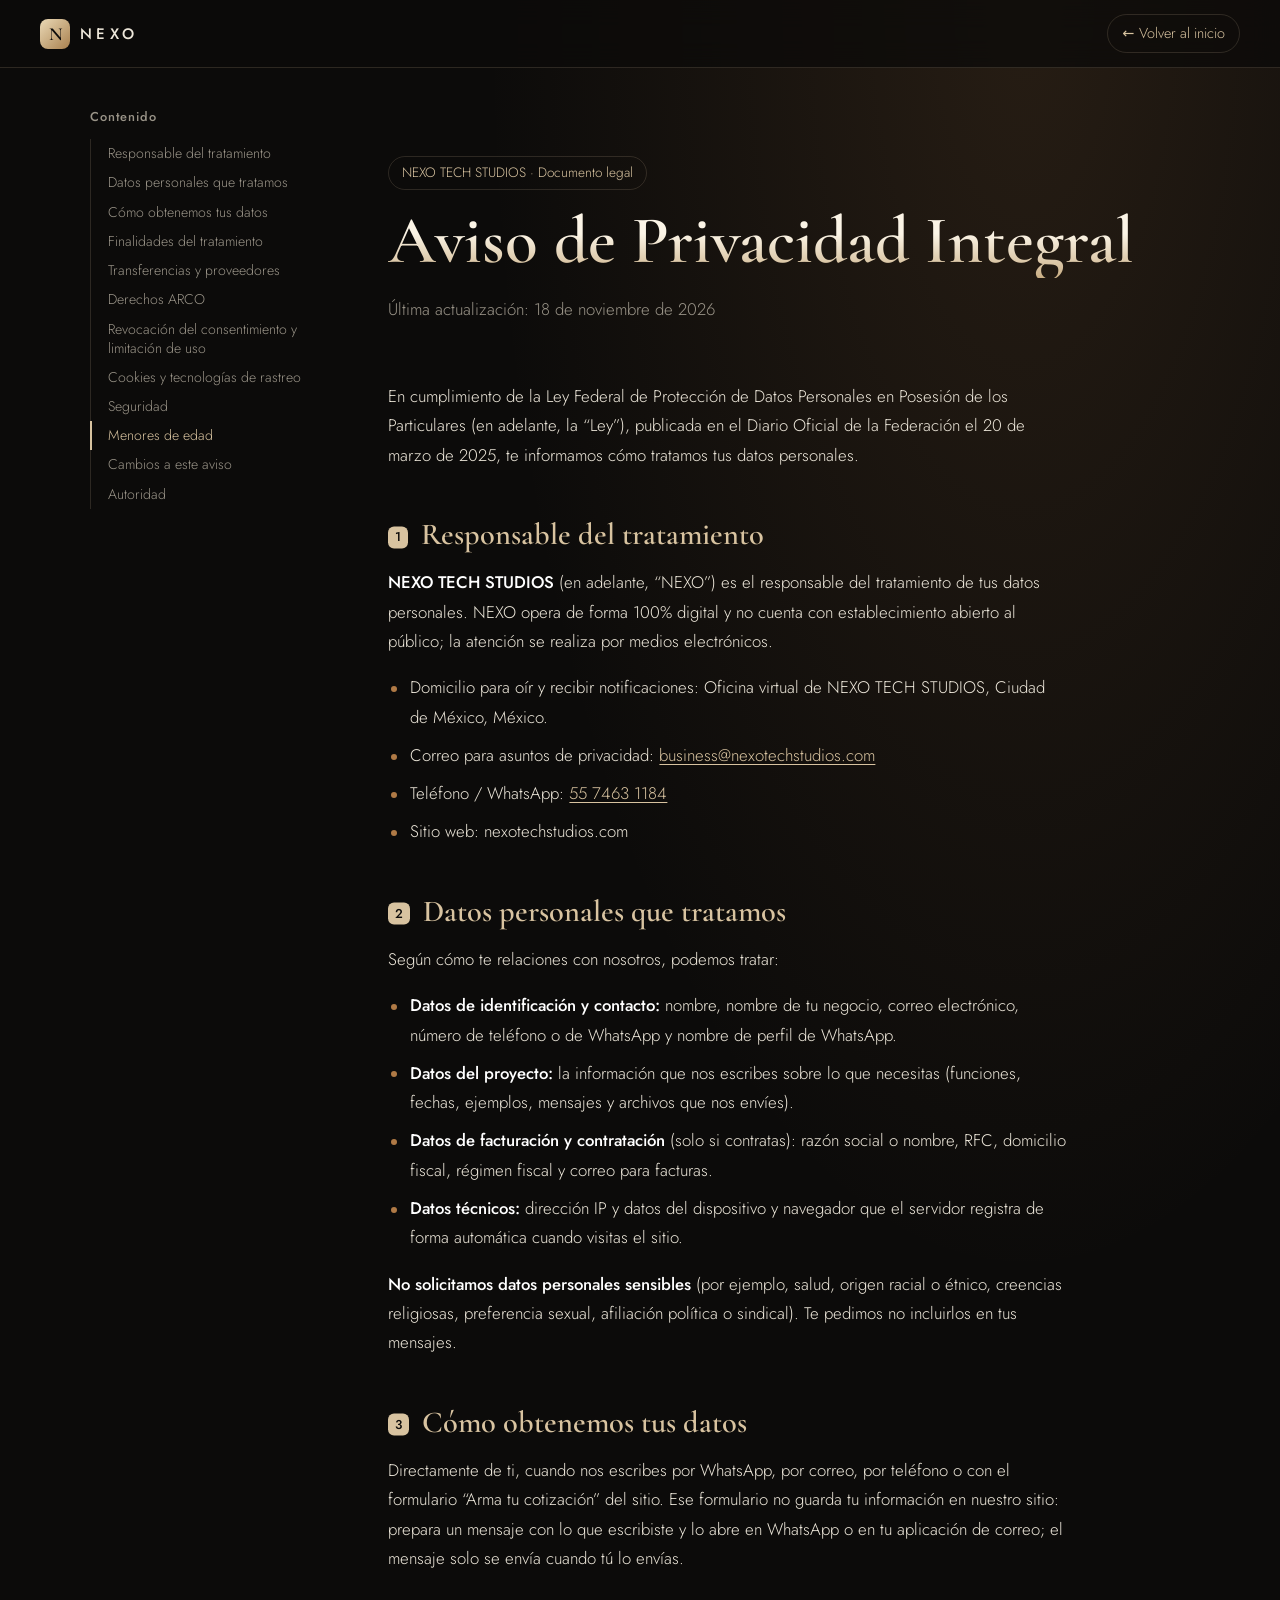
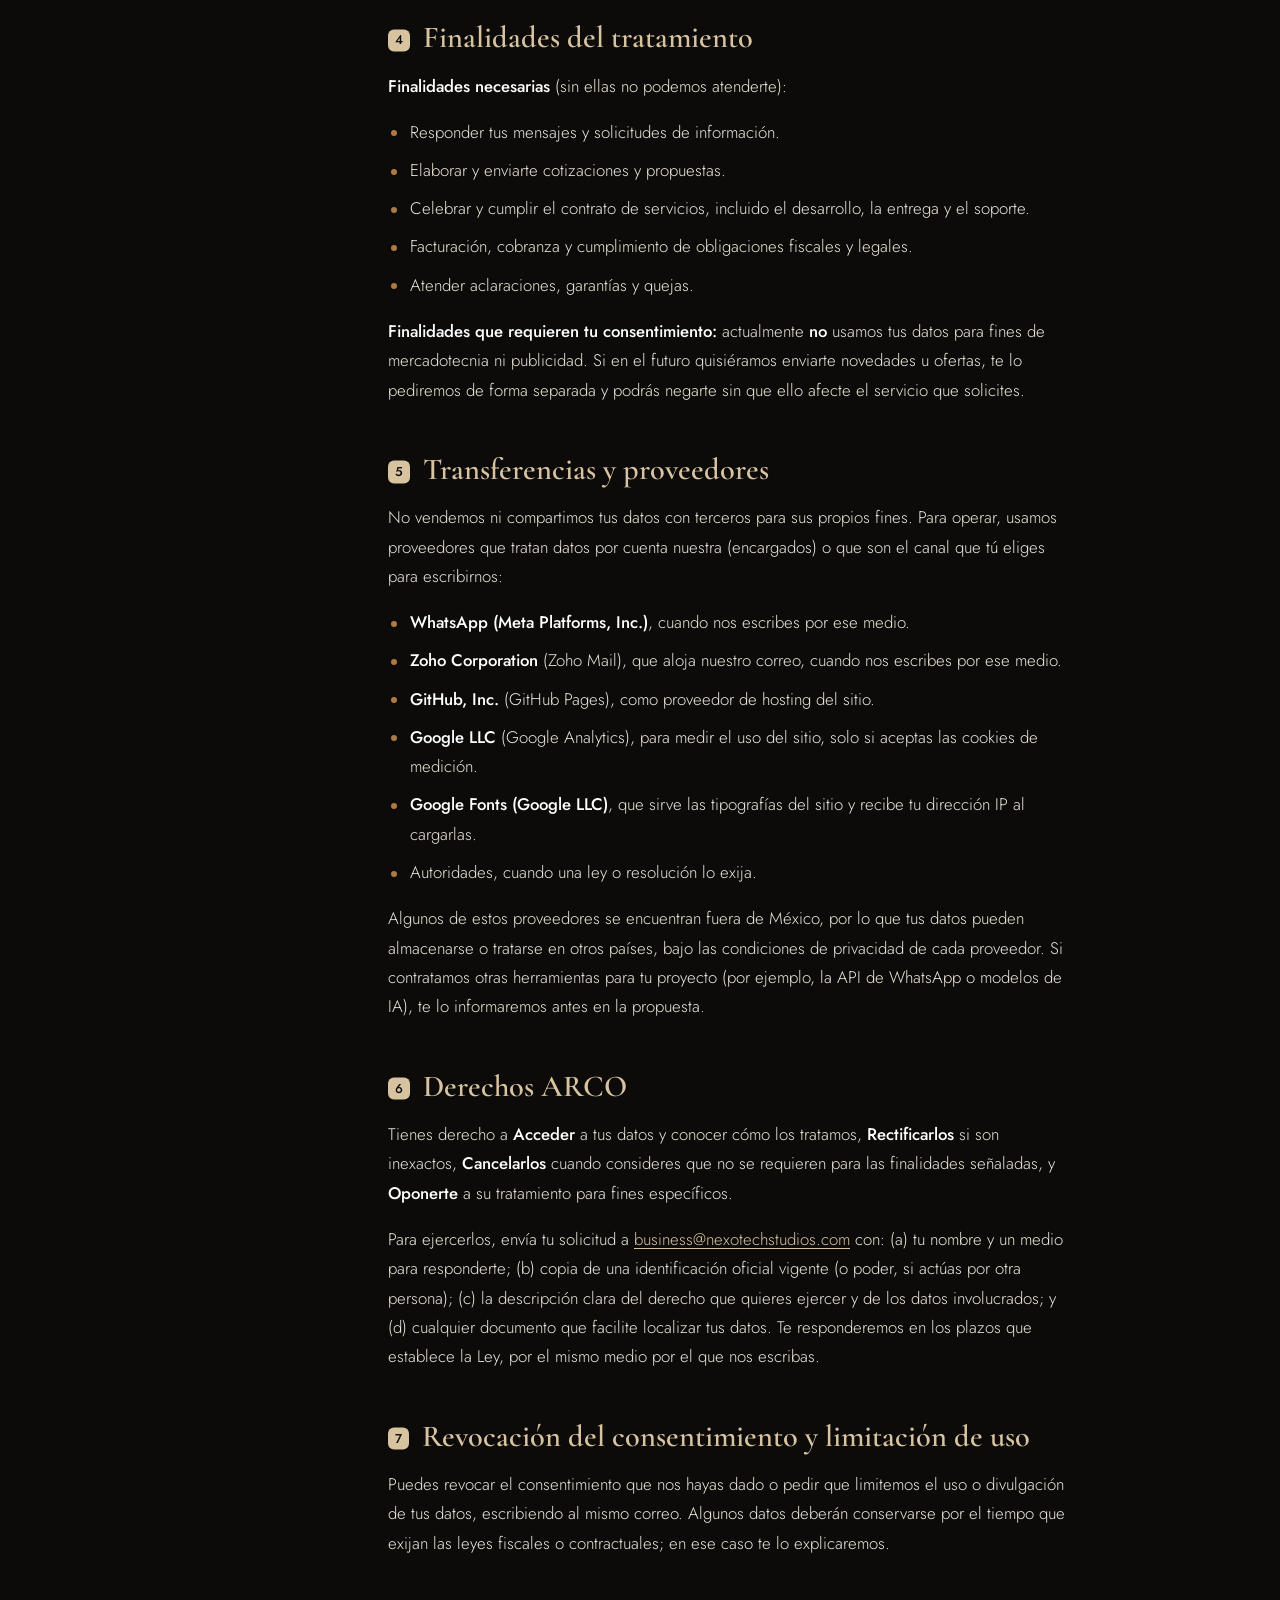
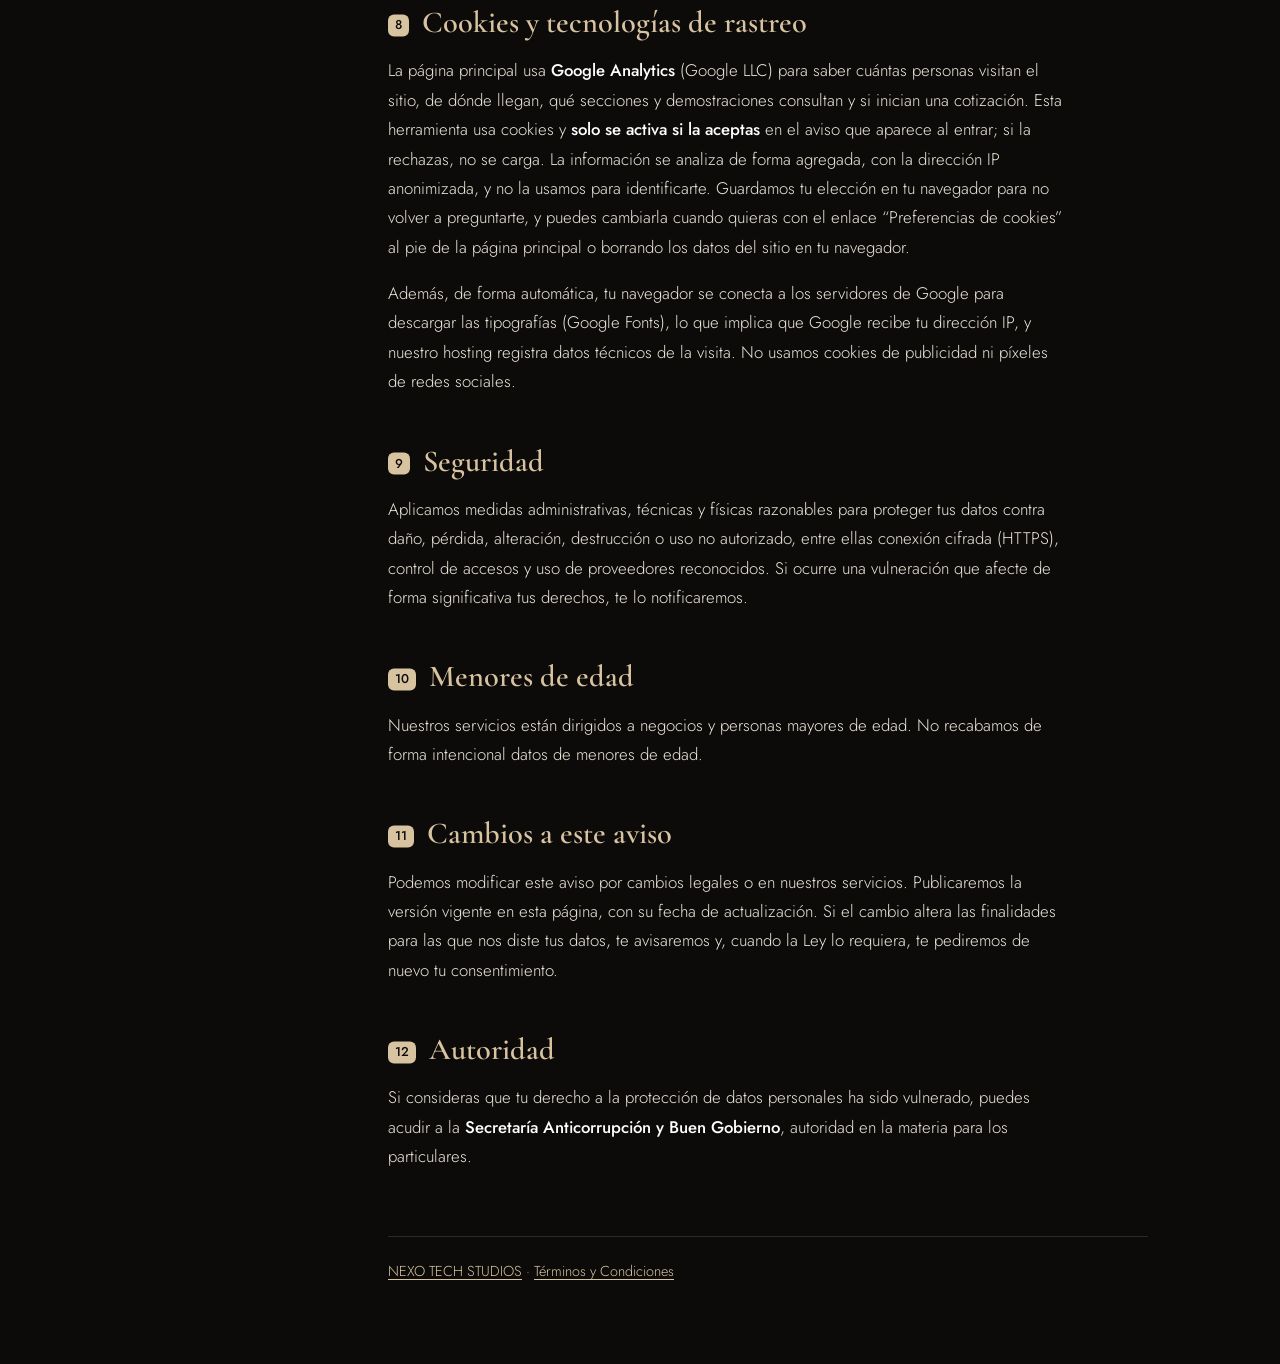
<file: aviso-de-privacidad.html>
<!DOCTYPE html>
<html lang="es-MX">

<head>
  <meta charset="utf-8">
  <meta name="viewport" content="width=device-width, initial-scale=1">
  <title>Aviso de Privacidad | NEXO TECH STUDIOS</title>
  <meta name="description"
    content="Aviso de privacidad integral de NEXO TECH STUDIOS conforme a la Ley Federal de Protección de Datos Personales en Posesión de los Particulares.">
  <link rel="canonical" href="https://nexotechstudios.com/aviso-de-privacidad.html">
  <meta property="og:type" content="website">
  <meta property="og:locale" content="es_MX">
  <meta property="og:title" content="Aviso de Privacidad | NEXO TECH STUDIOS">
  <meta property="og:description" content="Aviso de privacidad integral de NEXO TECH STUDIOS conforme a la Ley Federal de Protección de Datos Personales en Posesión de los Particulares.">
  <meta property="og:url" content="https://nexotechstudios.com/aviso-de-privacidad.html">
  <meta property="og:site_name" content="NEXO TECH STUDIOS">
  <meta property="og:image" content="https://nexotechstudios.com/og-image.jpg">
  <meta property="og:image:type" content="image/jpeg">
  <meta property="og:image:width" content="1200">
  <meta property="og:image:height" content="630">
  <meta property="og:image:alt" content="NEXO TECH STUDIOS: Tu negocio, conectado y en piloto automático. Panel de ventas y WhatsApp con IA.">
  <meta name="twitter:card" content="summary_large_image">
  <meta name="twitter:image" content="https://nexotechstudios.com/og-image.jpg">
  <link rel="preconnect" href="https://fonts.googleapis.com">
  <link rel="preconnect" href="https://fonts.gstatic.com" crossorigin>
  <link href="https://fonts.googleapis.com/css2?family=Cormorant+Garamond:wght@600&family=Jost:wght@300;400;500&display=swap" rel="stylesheet">
  <link rel="stylesheet" href="legal.css">
  <link rel="icon" href="/favicon.svg" type="image/svg+xml">
  <link rel="apple-touch-icon" href="/apple-touch-icon.png">
</head>

<body>
  <header class="lg-top"><a class="brand" href="index.html"><b>N</b>NEXO</a><a class="back" href="index.html">← Volver al inicio</a><span class="lg-prog" aria-hidden="true"></span></header>
  <div class="lg-wrap">
  <aside class="lg-toc" id="toc" aria-label="Índice"></aside>
  <main>
    <div class="lg-hero"><small>NEXO TECH STUDIOS · Documento legal</small>
    <h1>Aviso de Privacidad Integral</h1>
    <p class="mu">Última actualización: 18 de noviembre de 2026</p></div>

    <p>En cumplimiento de la Ley Federal de Protección de Datos Personales en Posesión de los Particulares (en adelante,
      la “Ley”), publicada en el Diario Oficial de la Federación el 20 de marzo de 2025, te informamos cómo tratamos tus
      datos personales.</p>

    <h2>1. Responsable del tratamiento</h2>
    <p><strong>NEXO TECH STUDIOS</strong> (en adelante, “NEXO”) es el responsable del tratamiento de tus datos
      personales. NEXO opera de forma 100% digital y no cuenta con establecimiento abierto al público; la atención se
      realiza por medios electrónicos.</p>
    <ul>
      <li>Domicilio para oír y recibir notificaciones: Oficina virtual de NEXO TECH STUDIOS, Ciudad de México, México.
      </li>
      <li>Correo para asuntos de privacidad: <a
          href="mailto:business@nexotechstudios.com">business@nexotechstudios.com</a></li>
      <li>Teléfono / WhatsApp: <a href="tel:+525574631184">55 7463 1184</a></li>
      <li>Sitio web: nexotechstudios.com</li>
    </ul>

    <h2>2. Datos personales que tratamos</h2>
    <p>Según cómo te relaciones con nosotros, podemos tratar:</p>
    <ul>
      <li><strong>Datos de identificación y contacto:</strong> nombre, nombre de tu negocio, correo electrónico, número
        de teléfono o de WhatsApp y nombre de perfil de WhatsApp.</li>
      <li><strong>Datos del proyecto:</strong> la información que nos escribes sobre lo que necesitas (funciones,
        fechas, ejemplos, mensajes y archivos que nos envíes).</li>
      <li><strong>Datos de facturación y contratación</strong> (solo si contratas): razón social o nombre, RFC,
        domicilio fiscal, régimen fiscal y correo para facturas.</li>
      <li><strong>Datos técnicos:</strong> dirección IP y datos del dispositivo y navegador que el servidor registra de
        forma automática cuando visitas el sitio.</li>
    </ul>
    <p><strong>No solicitamos datos personales sensibles</strong> (por ejemplo, salud, origen racial o étnico, creencias
      religiosas, preferencia sexual, afiliación política o sindical). Te pedimos no incluirlos en tus mensajes.</p>

    <h2>3. Cómo obtenemos tus datos</h2>
    <p>Directamente de ti, cuando nos escribes por WhatsApp, por correo, por teléfono o con el formulario “Arma tu
      cotización” del sitio. Ese formulario no guarda tu información en nuestro sitio: prepara un mensaje con lo que
      escribiste y lo abre en WhatsApp o en tu aplicación de correo; el mensaje solo se envía cuando tú lo envías.</p>

    <h2>4. Finalidades del tratamiento</h2>
    <p><strong>Finalidades necesarias</strong> (sin ellas no podemos atenderte):</p>
    <ul>
      <li>Responder tus mensajes y solicitudes de información.</li>
      <li>Elaborar y enviarte cotizaciones y propuestas.</li>
      <li>Celebrar y cumplir el contrato de servicios, incluido el desarrollo, la entrega y el soporte.</li>
      <li>Facturación, cobranza y cumplimiento de obligaciones fiscales y legales.</li>
      <li>Atender aclaraciones, garantías y quejas.</li>
    </ul>
    <p><strong>Finalidades que requieren tu consentimiento:</strong> actualmente <strong>no</strong> usamos tus datos
      para fines de mercadotecnia ni publicidad. Si en el futuro quisiéramos enviarte novedades u ofertas, te lo
      pediremos de forma separada y podrás negarte sin que ello afecte el servicio que solicites.</p>

    <h2>5. Transferencias y proveedores</h2>
    <p>No vendemos ni compartimos tus datos con terceros para sus propios fines. Para operar, usamos proveedores que
      tratan datos por cuenta nuestra (encargados) o que son el canal que tú eliges para escribirnos:</p>
    <ul>
      <li><strong>WhatsApp (Meta Platforms, Inc.)</strong>, cuando nos escribes por ese medio.</li>
      <li><strong>Zoho Corporation</strong> (Zoho Mail), que aloja nuestro correo, cuando nos escribes por ese medio.</li>
      <li><strong>GitHub, Inc.</strong> (GitHub Pages), como proveedor de hosting del sitio.</li>
      <li><strong>Google LLC</strong> (Google Analytics), para medir el uso del sitio, solo si aceptas las cookies de medición.</li>
      <li><strong>Google Fonts (Google LLC)</strong>, que sirve las tipografías del sitio y recibe tu dirección IP al
        cargarlas.</li>
      <li>Autoridades, cuando una ley o resolución lo exija.</li>
    </ul>
    <p>Algunos de estos proveedores se encuentran fuera de México, por lo que tus datos pueden almacenarse o tratarse en
      otros países, bajo las condiciones de privacidad de cada proveedor. Si contratamos otras herramientas para tu
      proyecto (por ejemplo, la API de WhatsApp o modelos de IA), te lo informaremos antes en la propuesta.</p>

    <h2>6. Derechos ARCO</h2>
    <p>Tienes derecho a <strong>Acceder</strong> a tus datos y conocer cómo los tratamos, <strong>Rectificarlos</strong>
      si son inexactos, <strong>Cancelarlos</strong> cuando consideres que no se requieren para las finalidades
      señaladas, y <strong>Oponerte</strong> a su tratamiento para fines específicos.</p>
    <p>Para ejercerlos, envía tu solicitud a <a
        href="mailto:business@nexotechstudios.com">business@nexotechstudios.com</a> con: (a) tu nombre y un medio para
      responderte; (b) copia de una identificación oficial vigente (o poder, si actúas por otra persona); (c) la
      descripción clara del derecho que quieres ejercer y de los datos involucrados; y (d) cualquier documento que
      facilite localizar tus datos. Te responderemos en los plazos que establece la Ley, por el mismo medio por el que
      nos escribas.</p>

    <h2>7. Revocación del consentimiento y limitación de uso</h2>
    <p>Puedes revocar el consentimiento que nos hayas dado o pedir que limitemos el uso o divulgación de tus datos,
      escribiendo al mismo correo. Algunos datos deberán conservarse por el tiempo que exijan las leyes fiscales o
      contractuales; en ese caso te lo explicaremos.</p>

    <h2>8. Cookies y tecnologías de rastreo</h2>
    <p>La página principal usa <strong>Google Analytics</strong> (Google LLC) para saber cuántas personas visitan el
      sitio, de dónde llegan, qué secciones y demostraciones consultan y si inician una cotización. Esta herramienta usa
      cookies y <strong>solo se activa si la aceptas</strong> en el aviso que aparece al entrar; si la rechazas, no se
      carga. La información se analiza de forma agregada, con la dirección IP anonimizada, y no la usamos para
      identificarte. Guardamos tu elección en tu navegador para no volver a preguntarte, y puedes cambiarla cuando
      quieras con el enlace “Preferencias de cookies” al pie de la página principal o borrando los datos del sitio en
      tu navegador.</p>
    <p>Además, de forma automática, tu navegador se conecta a los servidores de Google para descargar las tipografías
      (Google Fonts), lo que implica que Google recibe tu dirección IP, y nuestro hosting registra datos técnicos de la
      visita. No usamos cookies de publicidad ni píxeles de redes sociales.</p>

    <h2>9. Seguridad</h2>
    <p>Aplicamos medidas administrativas, técnicas y físicas razonables para proteger tus datos contra daño, pérdida,
      alteración, destrucción o uso no autorizado, entre ellas conexión cifrada (HTTPS), control de accesos y uso de
      proveedores reconocidos. Si ocurre una vulneración que afecte de forma significativa tus derechos, te lo
      notificaremos.</p>

    <h2>10. Menores de edad</h2>
    <p>Nuestros servicios están dirigidos a negocios y personas mayores de edad. No recabamos de forma intencional datos
      de menores de edad.</p>

    <h2>11. Cambios a este aviso</h2>
    <p>Podemos modificar este aviso por cambios legales o en nuestros servicios. Publicaremos la versión vigente en esta
      página, con su fecha de actualización. Si el cambio altera las finalidades para las que nos diste tus datos, te
      avisaremos y, cuando la Ley lo requiera, te pediremos de nuevo tu consentimiento.</p>

    <h2>12. Autoridad</h2>
    <p>Si consideras que tu derecho a la protección de datos personales ha sido vulnerado, puedes acudir a la
      <strong>Secretaría Anticorrupción y Buen Gobierno</strong>, autoridad en la materia para los particulares.
    </p>

    <footer>
      <a href="index.html">NEXO TECH STUDIOS</a> · <a href="terminos-y-condiciones.html">Términos y Condiciones</a>
    </footer>
  </main>
  </div>
  <button class="lg-up" type="button" aria-label="Volver arriba">↑</button>
  <script src="legal.js"></script>
</body>

</html>
</file>
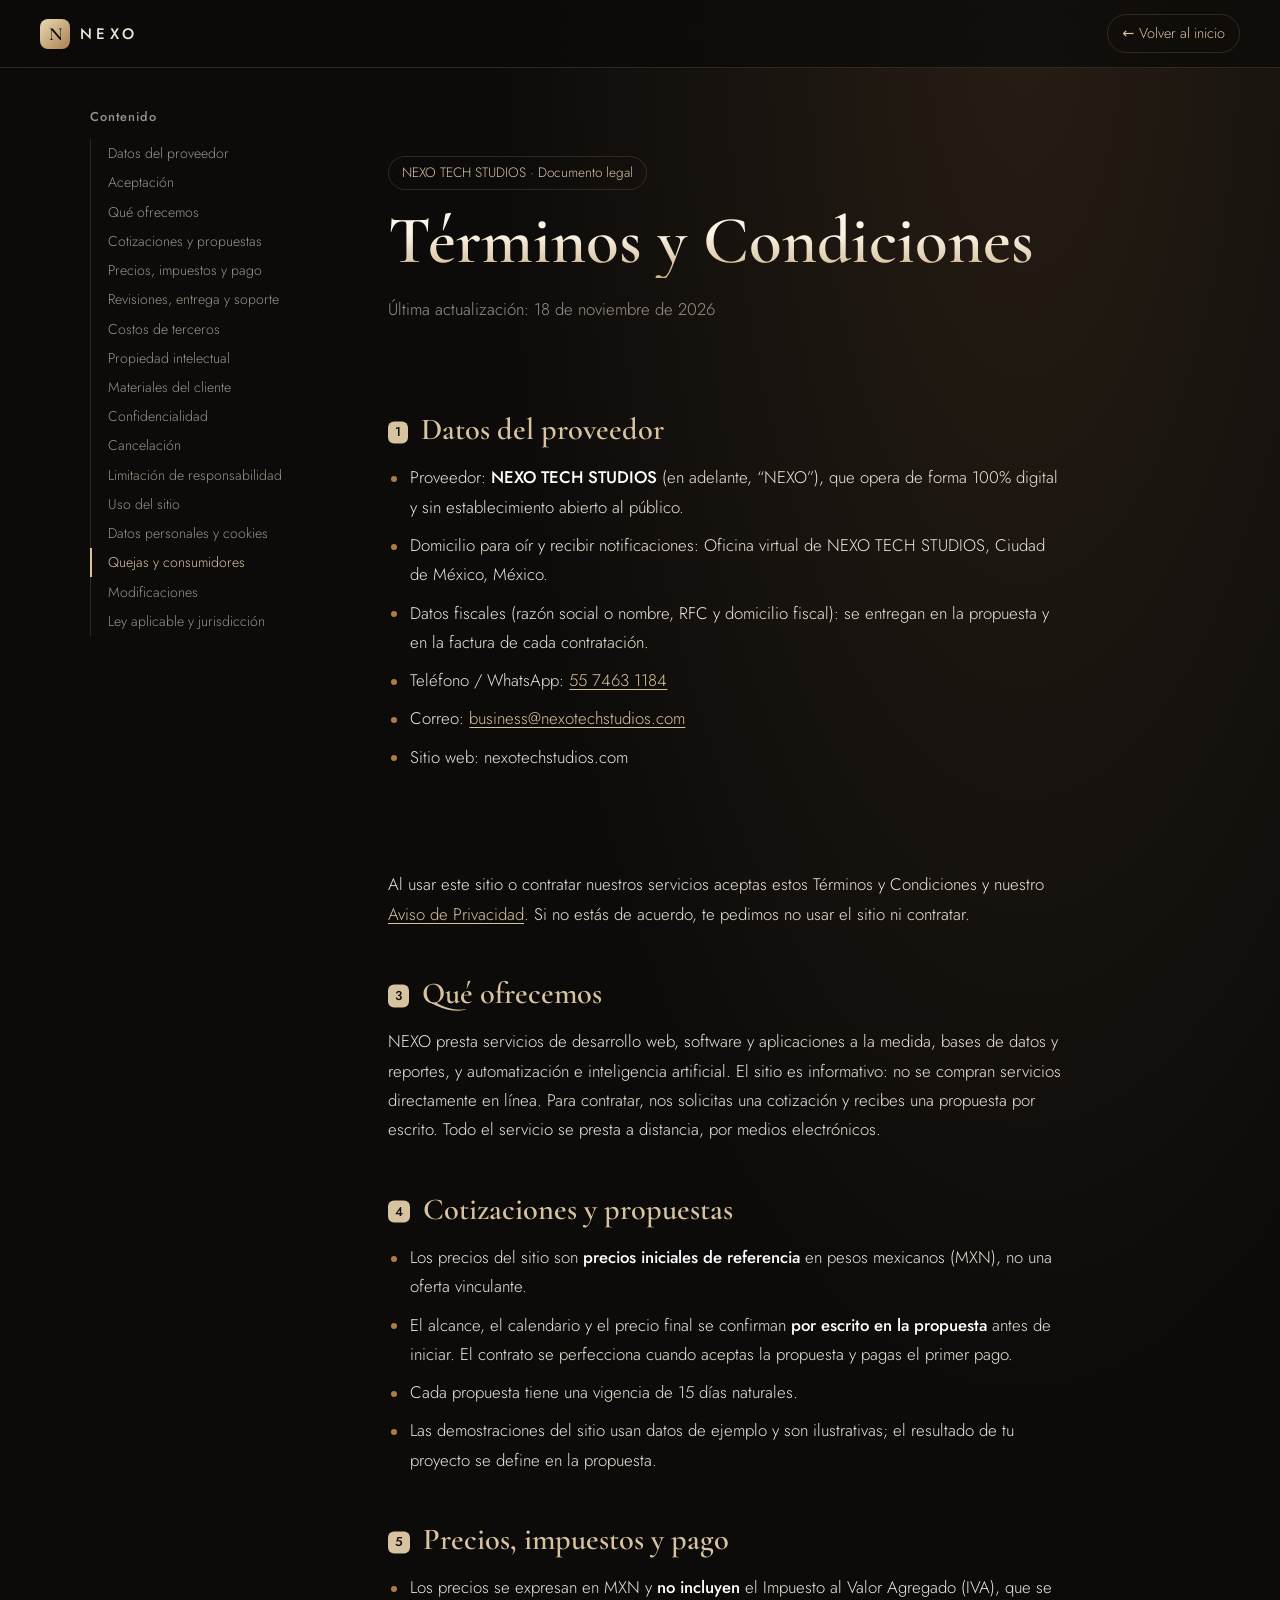
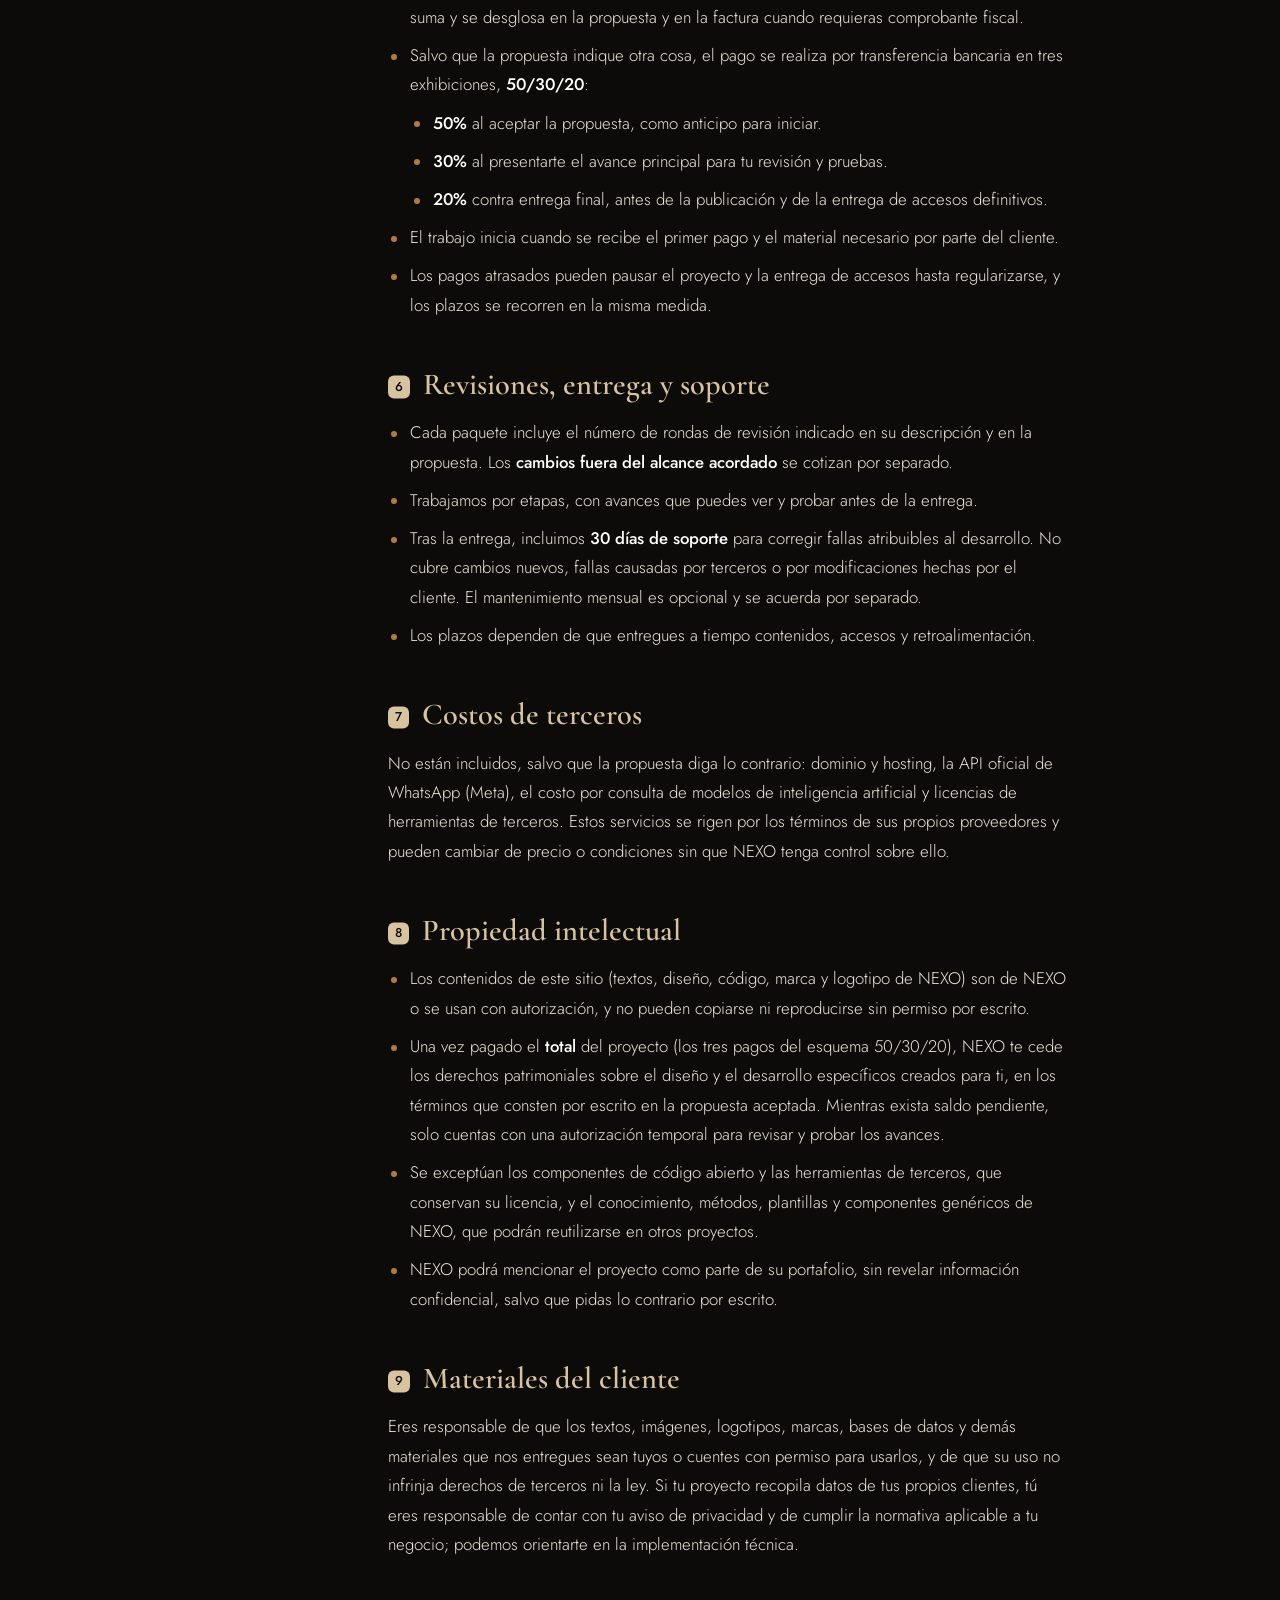
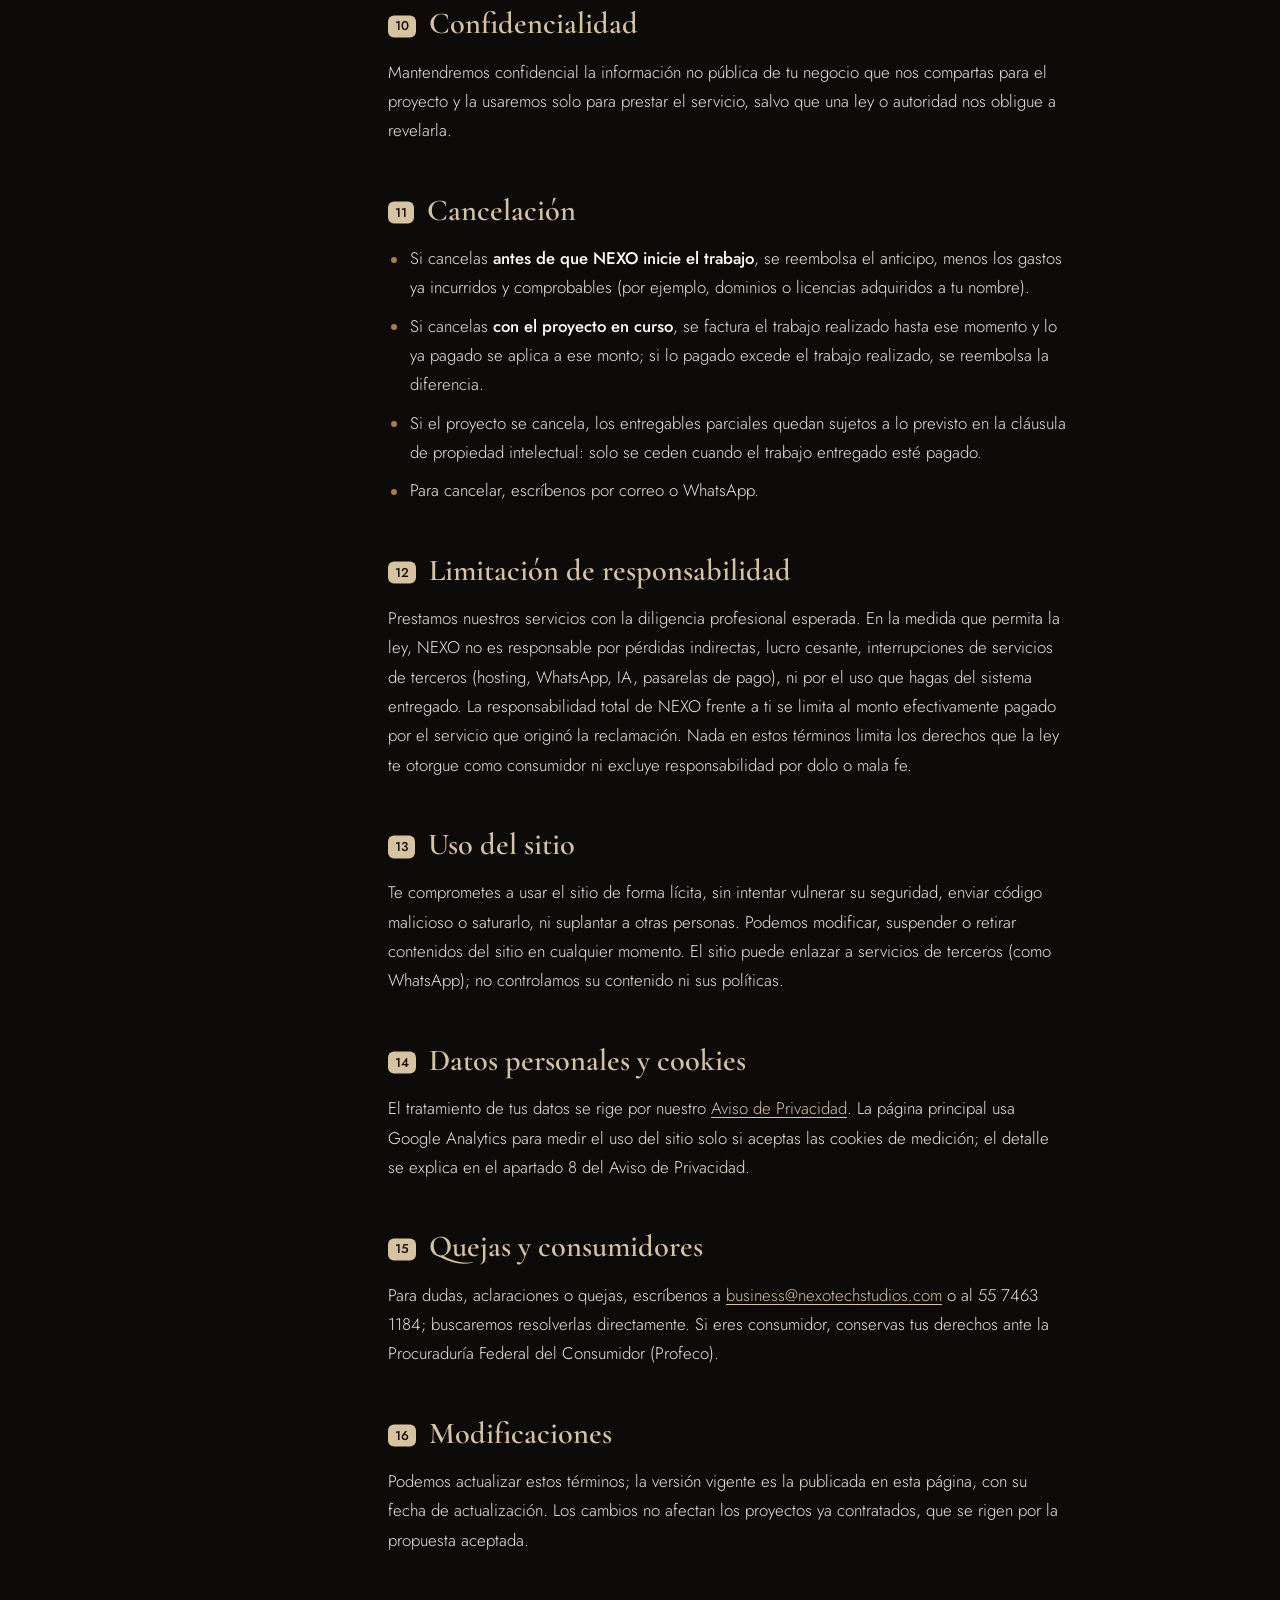
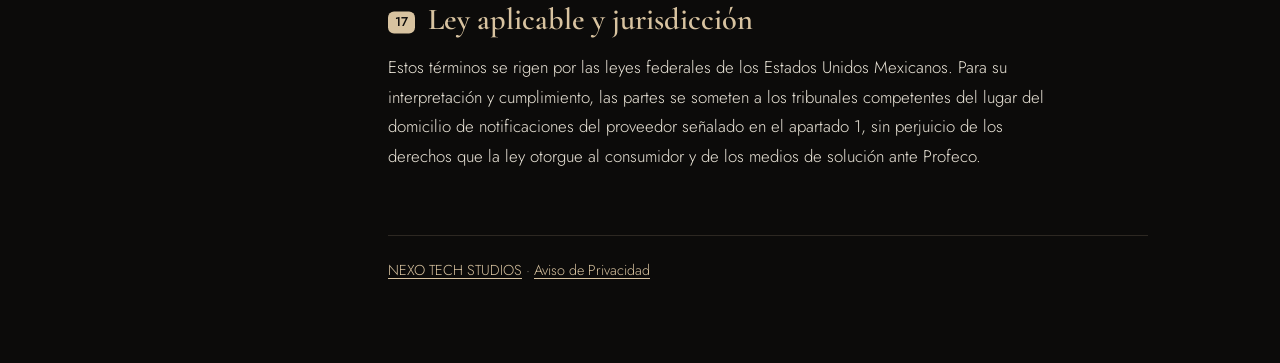
<file: terminos-y-condiciones.html>
<!DOCTYPE html>
<html lang="es-MX">

<head>
  <meta charset="utf-8">
  <meta name="viewport" content="width=device-width, initial-scale=1">
  <title>Términos y Condiciones | NEXO TECH STUDIOS</title>
  <meta name="description"
    content="Términos y condiciones de uso del sitio y de contratación de servicios de NEXO TECH STUDIOS.">
  <link rel="canonical" href="https://nexotechstudios.com/terminos-y-condiciones.html">
  <meta property="og:type" content="website">
  <meta property="og:locale" content="es_MX">
  <meta property="og:title" content="Términos y Condiciones | NEXO TECH STUDIOS">
  <meta property="og:description" content="Términos y condiciones de uso del sitio y de contratación de servicios de NEXO TECH STUDIOS.">
  <meta property="og:url" content="https://nexotechstudios.com/terminos-y-condiciones.html">
  <meta property="og:site_name" content="NEXO TECH STUDIOS">
  <meta property="og:image" content="https://nexotechstudios.com/og-image.jpg">
  <meta property="og:image:type" content="image/jpeg">
  <meta property="og:image:width" content="1200">
  <meta property="og:image:height" content="630">
  <meta property="og:image:alt" content="NEXO TECH STUDIOS: Tu negocio, conectado y en piloto automático. Panel de ventas y WhatsApp con IA.">
  <meta name="twitter:card" content="summary_large_image">
  <meta name="twitter:image" content="https://nexotechstudios.com/og-image.jpg">
  <link rel="preconnect" href="https://fonts.googleapis.com">
  <link rel="preconnect" href="https://fonts.gstatic.com" crossorigin>
  <link href="https://fonts.googleapis.com/css2?family=Cormorant+Garamond:wght@600&family=Jost:wght@300;400;500&display=swap" rel="stylesheet">
  <link rel="stylesheet" href="legal.css">
  <link rel="icon" href="/favicon.svg" type="image/svg+xml">
  <link rel="apple-touch-icon" href="/apple-touch-icon.png">
</head>

<body>
  <header class="lg-top"><a class="brand" href="index.html"><b>N</b>NEXO</a><a class="back" href="index.html">← Volver al inicio</a><span class="lg-prog" aria-hidden="true"></span></header>
  <div class="lg-wrap">
  <aside class="lg-toc" id="toc" aria-label="Índice"></aside>
  <main>
    <div class="lg-hero"><small>NEXO TECH STUDIOS · Documento legal</small>
    <h1>Términos y Condiciones</h1>
    <p class="mu">Última actualización: 18 de noviembre de 2026</p></div>

    <h2>1. Datos del proveedor</h2>
    <ul>
      <li>Proveedor: <strong>NEXO TECH STUDIOS</strong> (en adelante, “NEXO”), que opera de forma 100% digital y sin
        establecimiento abierto al público.</li>
      <li>Domicilio para oír y recibir notificaciones: Oficina virtual de NEXO TECH STUDIOS, Ciudad de México, México.
      </li>
      <li>Datos fiscales (razón social o nombre, RFC y domicilio fiscal): se entregan en la propuesta y en la factura de
        cada contratación.</li>
      <li>Teléfono / WhatsApp: <a href="tel:+525574631184">55 7463 1184</a></li>
      <li>Correo: <a href="mailto:business@nexotechstudios.com">business@nexotechstudios.com</a></li>
      <li>Sitio web: nexotechstudios.com</li>
    </ul>

    <h2>2. Aceptación</h2>
    <p>Al usar este sitio o contratar nuestros servicios aceptas estos Términos y Condiciones y nuestro <a
        href="aviso-de-privacidad.html">Aviso de Privacidad</a>. Si no estás de acuerdo, te pedimos no usar el sitio ni
      contratar.</p>

    <h2>3. Qué ofrecemos</h2>
    <p>NEXO presta servicios de desarrollo web, software y aplicaciones a la medida, bases de datos y reportes, y
      automatización e inteligencia artificial. El sitio es informativo: no se compran servicios directamente en línea.
      Para contratar, nos solicitas una cotización y recibes una propuesta por escrito. Todo el servicio se presta a
      distancia, por medios electrónicos.</p>

    <h2>4. Cotizaciones y propuestas</h2>
    <ul>
      <li>Los precios del sitio son <strong>precios iniciales de referencia</strong> en pesos mexicanos (MXN), no una
        oferta vinculante.</li>
      <li>El alcance, el calendario y el precio final se confirman <strong>por escrito en la propuesta</strong> antes de
        iniciar. El contrato se perfecciona cuando aceptas la propuesta y pagas el primer pago.</li>
      <li>Cada propuesta tiene una vigencia de 15 días naturales.</li>
      <li>Las demostraciones del sitio usan datos de ejemplo y son ilustrativas; el resultado de tu proyecto se define
        en la propuesta.</li>
    </ul>

    <h2>5. Precios, impuestos y pago</h2>
    <ul>
      <li>Los precios se expresan en MXN y <strong>no incluyen</strong> el Impuesto al Valor Agregado (IVA), que se suma
        y se desglosa en la propuesta y en la factura cuando requieras comprobante fiscal.</li>
      <li>Salvo que la propuesta indique otra cosa, el pago se realiza por transferencia bancaria en tres exhibiciones,
        <strong>50/30/20</strong>:
        <ul>
          <li><strong>50%</strong> al aceptar la propuesta, como anticipo para iniciar.</li>
          <li><strong>30%</strong> al presentarte el avance principal para tu revisión y pruebas.</li>
          <li><strong>20%</strong> contra entrega final, antes de la publicación y de la entrega de accesos definitivos.
          </li>
        </ul>
      </li>
      <li>El trabajo inicia cuando se recibe el primer pago y el material necesario por parte del cliente.</li>
      <li>Los pagos atrasados pueden pausar el proyecto y la entrega de accesos hasta regularizarse, y los plazos se
        recorren en la misma medida.</li>
    </ul>

    <h2>6. Revisiones, entrega y soporte</h2>
    <ul>
      <li>Cada paquete incluye el número de rondas de revisión indicado en su descripción y en la propuesta. Los
        <strong>cambios fuera del alcance acordado</strong> se cotizan por separado.
      </li>
      <li>Trabajamos por etapas, con avances que puedes ver y probar antes de la entrega.</li>
      <li>Tras la entrega, incluimos <strong>30 días de soporte</strong> para corregir fallas atribuibles al desarrollo.
        No cubre cambios nuevos, fallas causadas por terceros o por modificaciones hechas por el cliente. El
        mantenimiento mensual es opcional y se acuerda por separado.</li>
      <li>Los plazos dependen de que entregues a tiempo contenidos, accesos y retroalimentación.</li>
    </ul>

    <h2>7. Costos de terceros</h2>
    <p>No están incluidos, salvo que la propuesta diga lo contrario: dominio y hosting, la API oficial de WhatsApp
      (Meta), el costo por consulta de modelos de inteligencia artificial y licencias de herramientas de terceros. Estos
      servicios se rigen por los términos de sus propios proveedores y pueden cambiar de precio o condiciones sin que
      NEXO tenga control sobre ello.</p>

    <h2>8. Propiedad intelectual</h2>
    <ul>
      <li>Los contenidos de este sitio (textos, diseño, código, marca y logotipo de NEXO) son de NEXO o se usan con
        autorización, y no pueden copiarse ni reproducirse sin permiso por escrito.</li>
      <li>Una vez pagado el <strong>total</strong> del proyecto (los tres pagos del esquema 50/30/20), NEXO te cede los
        derechos patrimoniales sobre el diseño y el desarrollo específicos creados para ti, en los términos que consten
        por escrito en la propuesta aceptada. Mientras exista saldo pendiente, solo cuentas con una autorización
        temporal para revisar y probar los avances.</li>
      <li>Se exceptúan los componentes de código abierto y las herramientas de terceros, que conservan su licencia, y el
        conocimiento, métodos, plantillas y componentes genéricos de NEXO, que podrán reutilizarse en otros proyectos.
      </li>
      <li>NEXO podrá mencionar el proyecto como parte de su portafolio, sin revelar información confidencial, salvo que
        pidas lo contrario por escrito.</li>
    </ul>

    <h2>9. Materiales del cliente</h2>
    <p>Eres responsable de que los textos, imágenes, logotipos, marcas, bases de datos y demás materiales que nos
      entregues sean tuyos o cuentes con permiso para usarlos, y de que su uso no infrinja derechos de terceros ni la
      ley. Si tu proyecto recopila datos de tus propios clientes, tú eres responsable de contar con tu aviso de
      privacidad y de cumplir la normativa aplicable a tu negocio; podemos orientarte en la implementación técnica.</p>

    <h2>10. Confidencialidad</h2>
    <p>Mantendremos confidencial la información no pública de tu negocio que nos compartas para el proyecto y la
      usaremos solo para prestar el servicio, salvo que una ley o autoridad nos obligue a revelarla.</p>

    <h2>11. Cancelación</h2>
    <ul>
      <li>Si cancelas <strong>antes de que NEXO inicie el trabajo</strong>, se reembolsa el anticipo, menos los gastos
        ya incurridos y comprobables (por ejemplo, dominios o licencias adquiridos a tu nombre).</li>
      <li>Si cancelas <strong>con el proyecto en curso</strong>, se factura el trabajo realizado hasta ese momento y lo
        ya pagado se aplica a ese monto; si lo pagado excede el trabajo realizado, se reembolsa la diferencia.</li>
      <li>Si el proyecto se cancela, los entregables parciales quedan sujetos a lo previsto en la cláusula de propiedad
        intelectual: solo se ceden cuando el trabajo entregado esté pagado.</li>
      <li>Para cancelar, escríbenos por correo o WhatsApp.</li>
    </ul>

    <h2>12. Limitación de responsabilidad</h2>
    <p>Prestamos nuestros servicios con la diligencia profesional esperada. En la medida que permita la ley, NEXO no es
      responsable por pérdidas indirectas, lucro cesante, interrupciones de servicios de terceros (hosting, WhatsApp,
      IA, pasarelas de pago), ni por el uso que hagas del sistema entregado. La responsabilidad total de NEXO frente a
      ti se limita al monto efectivamente pagado por el servicio que originó la reclamación. Nada en estos términos
      limita los derechos que la ley te otorgue como consumidor ni excluye responsabilidad por dolo o mala fe.</p>

    <h2>13. Uso del sitio</h2>
    <p>Te comprometes a usar el sitio de forma lícita, sin intentar vulnerar su seguridad, enviar código malicioso o
      saturarlo, ni suplantar a otras personas. Podemos modificar, suspender o retirar contenidos del sitio en cualquier
      momento. El sitio puede enlazar a servicios de terceros (como WhatsApp); no controlamos su contenido ni sus
      políticas.</p>

    <h2>14. Datos personales y cookies</h2>
    <p>El tratamiento de tus datos se rige por nuestro <a href="aviso-de-privacidad.html">Aviso de Privacidad</a>. La página
      principal usa Google Analytics para medir el uso del sitio solo si aceptas las cookies de medición; el detalle se
      explica en el apartado 8 del Aviso de Privacidad.</p>

    <h2>15. Quejas y consumidores</h2>
    <p>Para dudas, aclaraciones o quejas, escríbenos a <a
        href="mailto:business@nexotechstudios.com">business@nexotechstudios.com</a> o al 55 7463 1184; buscaremos
      resolverlas directamente. Si eres consumidor, conservas tus derechos ante la Procuraduría Federal del Consumidor
      (Profeco).</p>

    <h2>16. Modificaciones</h2>
    <p>Podemos actualizar estos términos; la versión vigente es la publicada en esta página, con su fecha de
      actualización. Los cambios no afectan los proyectos ya contratados, que se rigen por la propuesta aceptada.</p>

    <h2>17. Ley aplicable y jurisdicción</h2>
    <p>Estos términos se rigen por las leyes federales de los Estados Unidos Mexicanos. Para su interpretación y
      cumplimiento, las partes se someten a los tribunales competentes del lugar del domicilio de notificaciones del
      proveedor señalado en el apartado 1, sin perjuicio de los derechos que la ley otorgue al consumidor y de los
      medios de solución ante Profeco.</p>

    <footer>
      <a href="index.html">NEXO TECH STUDIOS</a> · <a href="aviso-de-privacidad.html">Aviso de Privacidad</a>
    </footer>
  </main>
  </div>
  <button class="lg-up" type="button" aria-label="Volver arriba">↑</button>
  <script src="legal.js"></script>
</body>

</html>
</file>
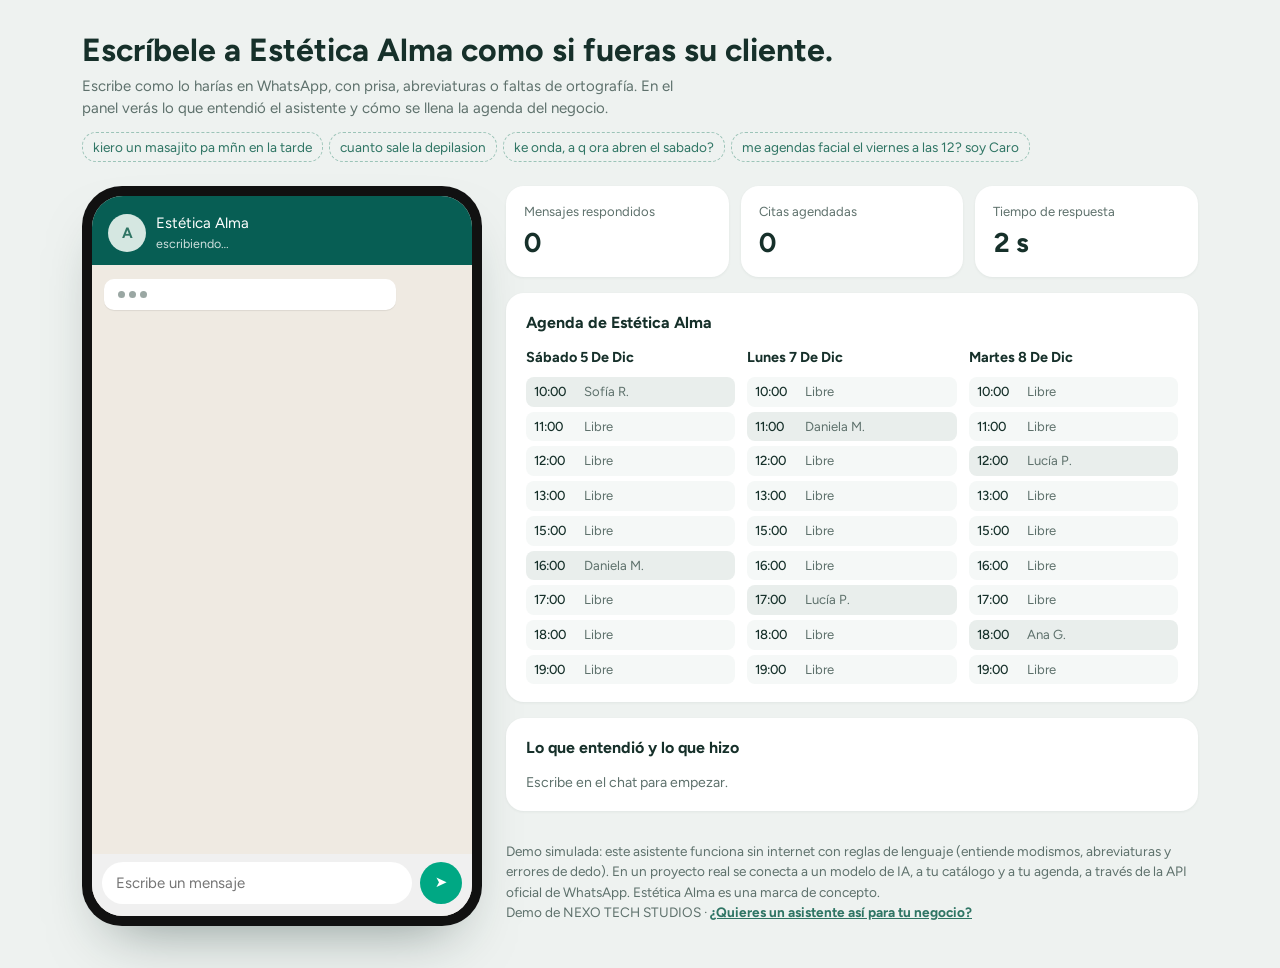
<file: proyectos/asistente-whatsapp.html>
<!DOCTYPE html>
<html lang="es-MX">
<head>
<meta charset="utf-8">
<meta name="viewport" content="width=device-width, initial-scale=1, viewport-fit=cover">
<title>Estética Alma · Asistente de WhatsApp — Demo de NEXO TECH STUDIOS</title>
<meta name="description" content="Demo interactiva de un asistente de WhatsApp que entiende cómo escribe la gente, responde, cotiza y agenda citas. Creada por NEXO TECH STUDIOS.">
<link rel="preconnect" href="https://fonts.googleapis.com">
<link rel="preconnect" href="https://fonts.gstatic.com" crossorigin>
<link href="https://fonts.googleapis.com/css2?family=Figtree:wght@400;500;700&display=swap" rel="stylesheet">
<style>
  :root{--bg:#eef2f0;--ink:#16302a;--mu:#5e716c;--sg:#2f7564;--sg2:#d5e7e1;--card:#fff;--line:#dde5e2;
    --wa:#efeae2;--in:#fff;--out:#d9fdd3;color-scheme:light}
  *{box-sizing:border-box}
  body{margin:0;background:var(--bg);color:var(--ink);font:15px/1.5 Figtree,system-ui,sans-serif;-webkit-font-smoothing:antialiased}
  button,input{font:inherit;color:inherit}
  :focus-visible{outline:2px solid var(--sg);outline-offset:2px}
  .w{max-width:1180px;margin:0 auto;padding:clamp(16px,3vw,32px);display:grid;gap:24px;grid-template-columns:minmax(0,400px) minmax(0,1fr);align-items:start}
  .intro{grid-column:1/-1;animation:up .6s cubic-bezier(.22,1,.36,1) both}
  .intro h1{margin:0;font-size:clamp(1.4rem,3vw,2rem);line-height:1.15}
  .intro p{margin:6px 0 0;color:var(--mu);max-width:62ch}
  .try{display:flex;flex-wrap:wrap;gap:6px;margin-top:12px}
  .try button{border:1px dashed #9cc4b8;background:transparent;border-radius:14px;padding:4px 10px;font-size:.85rem;color:var(--sg);cursor:pointer}
  .try button:hover{background:#e3efeb}
  /* Teléfono */
  .ph{background:#111;border-radius:40px;padding:10px;box-shadow:0 30px 60px -30px rgba(22,48,42,.5);position:sticky;top:16px;animation:up .7s .1s cubic-bezier(.22,1,.36,1) both}
  .scr{border-radius:31px;overflow:hidden;display:flex;flex-direction:column;height:min(720px,calc(100svh - 52px));min-height:520px;background:var(--wa)}
  .bar{display:flex;align-items:center;gap:10px;padding:16px 16px 12px;background:#075e54;color:#fff}
  .av{width:38px;height:38px;border-radius:50%;background:var(--sg2);color:var(--sg);display:grid;place-items:center;font-weight:700;flex:none}
  .bar small{display:block;opacity:.8;font-size:.78rem;min-height:1.2em}
  .msgs{flex:1;overflow-y:auto;padding:14px 12px;display:flex;flex-direction:column;gap:6px;scroll-behavior:smooth}
  .m{max-width:82%;padding:7px 10px 8px;border-radius:10px;background:var(--in);box-shadow:0 1px 1px rgba(0,0,0,.08);white-space:pre-line;font-size:.93rem;
    animation:pop .32s cubic-bezier(.3,1.4,.5,1) both;transform-origin:left bottom}
  .m.me{align-self:flex-end;background:var(--out);transform-origin:right bottom}
  .m time{display:block;text-align:right;font-size:.68rem;color:var(--mu);margin-top:2px}
  .m time b{color:#53bdeb;font-weight:400;margin-left:3px}
  .ty{display:flex;gap:4px;padding:12px 14px}
  .ty i{width:7px;height:7px;border-radius:50%;background:#9aa7a3;animation:dot 1s infinite}
  .ty i:nth-child(2){animation-delay:.15s}.ty i:nth-child(3){animation-delay:.3s}
  @keyframes dot{0%,60%,100%{transform:none;opacity:.5}30%{transform:translateY(-4px);opacity:1}}
  @keyframes pop{from{opacity:0;transform:scale(.85) translateY(6px)}}
  @keyframes up{from{opacity:0;transform:translateY(14px)}}
  .chips{display:flex;flex-wrap:wrap;gap:6px;padding:0 12px 8px}
  .chips button{border:1px solid #b9d8cf;background:#fff;color:#075e54;border-radius:16px;padding:6px 12px;cursor:pointer;font-size:.86rem;animation:pop .3s both;animation-delay:calc(var(--i)*50ms)}
  .chips button:hover{background:#f0faf6}
  form{display:flex;gap:8px;padding:8px 10px 12px;background:#f0f0f0}
  form input{flex:1;min-width:0;border:0;border-radius:22px;padding:10px 14px;background:#fff}
  form button{border:0;border-radius:50%;width:42px;height:42px;background:#00a884;color:#fff;cursor:pointer;flex:none;transition:transform .15s}
  form button:active{transform:scale(.9)}
  /* Panel del negocio */
  .pn{display:grid;gap:16px;min-width:0}
  .pn>*{animation:up .6s cubic-bezier(.22,1,.36,1) both;animation-delay:calc(var(--i,0)*80ms + 150ms)}
  .card{background:var(--card);border-radius:18px;padding:18px 20px;box-shadow:0 1px 3px rgba(22,48,42,.06);min-width:0}
  .card h2{margin:0 0 12px;font-size:1rem}
  .ks{display:grid;grid-template-columns:repeat(3,1fr);gap:12px}
  .ks div{background:var(--card);border-radius:18px;padding:14px 18px;box-shadow:0 1px 3px rgba(22,48,42,.06)}
  .ks small{color:var(--mu);font-size:.82rem}
  .ks b{display:block;font-size:1.7rem;font-variant-numeric:tabular-nums;transition:color .5s}
  .ks b.flash{color:var(--sg)}
  .days{display:grid;grid-template-columns:repeat(auto-fit,minmax(150px,1fr));gap:12px}
  .days h3{margin:0 0 8px;font-size:.9rem;text-transform:capitalize}
  .days ol{list-style:none;margin:0;padding:0;display:grid;gap:5px}
  .days li{display:flex;gap:8px;font-size:.82rem;padding:5px 8px;border-radius:8px;background:#f5f8f7;color:var(--mu);transition:background .4s}
  .days li b{font-weight:500;color:var(--ink);width:3.2em;flex:none}
  .days li.bk{background:#e9eeec}
  .days li.nw{background:var(--sg);color:#fff;animation:land .9s cubic-bezier(.3,1.4,.5,1)}
  .days li.nw b{color:#fff}
  @keyframes land{0%{transform:scale(1.15);box-shadow:0 0 0 0 rgba(47,117,100,.6)}100%{transform:none;box-shadow:0 0 0 14px transparent}}
  .log{list-style:none;margin:0;padding:0;display:grid;gap:10px;font-size:.88rem;max-height:260px;overflow:auto}
  .log li{display:flex;gap:10px;animation:up .4s ease-out both}
  .log time{color:var(--mu);flex:none;font-variant-numeric:tabular-nums}
  .log .empty{color:var(--mu)}
  .log q{display:block;color:var(--mu);font-size:.82rem;quotes:"«" "»"}
  .tags{display:flex;flex-wrap:wrap;gap:4px;margin-top:3px}
  .tags span{font-size:.72rem;background:var(--sg2);color:var(--sg);border-radius:6px;padding:1px 7px}
  .note{font-size:.85rem;color:var(--mu)}
  .note a{color:var(--sg);font-weight:700}
  @media(max-width:860px){.w{grid-template-columns:1fr}.ph{position:static;max-width:420px;margin:0 auto;width:100%}.scr{height:600px}}
  @media(max-width:560px){.ks b{font-size:1.35rem}.ks{gap:8px}.ks div{padding:12px}.ph{border-radius:32px;padding:7px}.scr{border-radius:26px;height:560px}}
  @media(prefers-reduced-motion:reduce){*,*::before,*::after{animation:none!important;transition:none!important}}
</style>
</head>
<body>
<main class="w">
  <div class="intro">
    <h1>Escríbele a Estética Alma como si fueras su cliente.</h1>
    <p>Escribe como lo harías en WhatsApp, con prisa, abreviaturas o faltas de ortografía. En el panel verás lo que entendió el asistente y cómo se llena la agenda del negocio.</p>
    <div class="try" id="try" aria-label="Ejemplos para probar">
      <button type="button">kiero un masajito pa mñn en la tarde</button>
      <button type="button">cuanto sale la depilasion</button>
      <button type="button">ke onda, a q ora abren el sabado?</button>
      <button type="button">me agendas facial el viernes a las 12? soy Caro</button>
    </div>
  </div>

  <section class="ph" aria-label="Chat de WhatsApp de ejemplo">
    <div class="scr">
      <div class="bar"><div class="av" aria-hidden="true">A</div><div>Estética Alma<small id="st">en línea</small></div></div>
      <div class="msgs" id="msgs" aria-live="polite"></div>
      <div class="chips" id="chips"></div>
      <form id="f" autocomplete="off"><input id="t" placeholder="Escribe un mensaje" aria-label="Mensaje" maxlength="200"><button aria-label="Enviar">➤</button></form>
    </div>
  </section>

  <section class="pn" aria-label="Panel del negocio">
    <div class="ks" style="--i:0">
      <div><small>Mensajes respondidos</small><b id="kM">0</b></div>
      <div><small>Citas agendadas</small><b id="kC">0</b></div>
      <div><small>Tiempo de respuesta</small><b>2 s</b></div>
    </div>
    <div class="card" style="--i:1"><h2>Agenda de Estética Alma</h2><div class="days" id="days"></div></div>
    <div class="card" style="--i:2"><h2>Lo que entendió y lo que hizo</h2><ul class="log" id="log"><li class="empty">Escribe en el chat para empezar.</li></ul></div>
    <p class="note" style="--i:3">Demo simulada: este asistente funciona sin internet con reglas de lenguaje (entiende modismos, abreviaturas y errores de dedo). En un proyecto real se conecta a un modelo de IA, a tu catálogo y a tu agenda, a través de la API oficial de WhatsApp. Estética Alma es una marca de concepto.<br>
      Demo de NEXO TECH STUDIOS · <a href="../index.html#contacto">¿Quieres un asistente así para tu negocio?</a></p>
  </section>
</main>

<script>
/* ---------- Comprensión del lenguaje: normaliza, corrige y detecta intención y datos ---------- */
const NLU = (() => {
  const SV = [['Limpieza facial', 650, '60 min', ['facial', 'limpieza', 'cara', 'acne', 'puntos', 'rostro', 'hidratacion']],
    ['Depilación láser', 900, '30 min', ['depilacion', 'depilar', 'laser', 'vello', 'axila', 'bigote', 'piernas']],
    ['Masaje relajante', 750, '60 min', ['masaje', 'masajito', 'masajes', 'relajante', 'espalda', 'contractura', 'estres']],
    ['Manicure gel', 380, '45 min', ['manicure', 'manicura', 'unas', 'gel', 'manos', 'acrilico', 'acrilicas']]];
  // Abreviaturas y modismos → palabra estándar
  const ABR = {q: 'que', k: 'que', ke: 'que', qe: 'que', xq: 'porque', pq: 'porque', porq: 'porque', x: 'por', pa: 'para', pal: 'para el', tmb: 'tambien', tb: 'tambien',
    pls: 'porfavor', plis: 'porfavor', porfa: 'porfavor', xfa: 'porfavor', porfis: 'porfavor', grax: 'gracias', grs: 'gracias', grcs: 'gracias', thx: 'gracias', thanks: 'gracias', gracia: 'gracias',
    dnd: 'donde', dond: 'donde', cdo: 'cuando', mnn: 'manana', mna: 'manana', mnna: 'manana', mñn: 'manana', mañn: 'manana', hrs: 'horas', hr: 'hora', ora: 'hora', oras: 'horas', msj: 'mensaje',
    ola: 'hola', hla: 'hola', holi: 'hola', holis: 'hola', wenas: 'buenas', wenos: 'buenos', quiubo: 'hola', quibo: 'hola', qiubo: 'hola', kiubo: 'hola', hey: 'hola', buen: 'buenas',
    sta: 'esta', ta: 'esta', stan: 'estan', tons: 'entonces', entons: 'entonces', ps: 'pues', pz: 'pues', nel: 'no', nop: 'no', nopo: 'no',
    simon: 'si', sip: 'si', sep: 'si', sii: 'si', va: 'si', vale: 'si', ok: 'si', oki: 'si', okey: 'si', orale: 'si', dale: 'si', claro: 'si', chido: 'si', perfecto: 'si',
    kiero: 'quiero', kero: 'quiero', qiero: 'quiero', quero: 'quiero', kisiera: 'quisiera', bno: 'bueno', ntp: 'no te preocupes', tqm: 'gracias',
    lana: 'precio', varo: 'precio', baro: 'precio', feria: 'precio', sab: 'sabado', vie: 'viernes', mier: 'miercoles', jue: 'jueves', mar: 'martes', lun: 'lunes', dom: 'domingo'};
  const INT = { // intención: palabras clave (se comparan con tolerancia a errores)
    agendar: ['cita', 'citas', 'agendar', 'agenda', 'agendas', 'agendame', 'agendo', 'reservar', 'reserva', 'reservame', 'apartar', 'apartame', 'aparta', 'turno', 'agendas', 'agendarme'],
    quiero: ['quiero', 'quisiera', 'ocupo', 'necesito', 'lugar', 'espacio', 'chance', 'disponible', 'disponibilidad', 'puedo', 'ir'],
    precio: ['precio', 'precios', 'costo', 'costos', 'cuesta', 'cuestan', 'cobran', 'cuanto', 'tarifa', 'tarifas', 'presupuesto', 'cotizar', 'cotizacion', 'promocion', 'promo', 'promos', 'descuento', 'paquete'],
    horario: ['horario', 'horarios', 'abren', 'cierran', 'abierto', 'abiertos', 'atienden', 'trabajan'],
    ubicacion: ['donde', 'ubicacion', 'direccion', 'llegar', 'ubicados', 'ubican', 'mapa', 'estacionamiento', 'sucursal', 'local'],
    persona: ['persona', 'humano', 'asesor', 'asesora', 'alguien', 'encargada', 'encargado', 'llamar', 'hablar', 'gerente', 'dueña'],
    pago: ['tarjeta', 'efectivo', 'transferencia', 'pago', 'pagar', 'pagos', 'meses'],
    duracion: ['dura', 'tarda', 'duracion', 'tiempo'],
    cancelar: ['cancelar', 'cancela', 'cancelo', 'reagendar', 'cambiar', 'mover', 'recorrer'],
    gracias: ['gracias'],
    saludo: ['hola', 'buenas', 'buenos', 'onda', 'saludos'],
    adios: ['adios', 'bye', 'luego', 'vemos', 'cuidate'],
    si: ['si'], no: ['no']};
  const DAYS = ['domingo', 'lunes', 'martes', 'miercoles', 'jueves', 'viernes', 'sabado'];
  const VOCAB = new Set([...Object.values(INT).flat(), ...SV.flatMap(s => s[3]), ...DAYS, 'manana', 'pasado', 'hoy', 'tarde', 'temprano', 'noche', 'mediodia', 'cualquiera', 'sea']);

  function dist(a, b) { // Damerau-Levenshtein: cuenta letras cambiadas, faltantes, sobrantes o volteadas
    const d = Array.from({length: a.length + 1}, (_, i) => [i, ...Array(b.length).fill(0)]);
    for (let j = 1; j <= b.length; j++) d[0][j] = j;
    for (let i = 1; i <= a.length; i++) for (let j = 1; j <= b.length; j++) {
      d[i][j] = Math.min(d[i - 1][j] + 1, d[i][j - 1] + 1, d[i - 1][j - 1] + (a[i - 1] === b[j - 1] ? 0 : 1));
      if (i > 1 && j > 1 && a[i - 1] === b[j - 2] && a[i - 2] === b[j - 1]) d[i][j] = Math.min(d[i][j], d[i - 2][j - 2] + 1);
    }
    return d[a.length][b.length];
  }
  const sound = w => w.replace(/z/g, 's').replace(/c([ei])/g, 's$1').replace(/v/g, 'b').replace(/y([aeiou])/g, 'll$1').replace(/h/g, '').replace(/qu/g, 'k').replace(/c([aou])/g, 'k$1');
  function fix(w) { // corrige una palabra contra el vocabulario
    if (VOCAB.has(w) || w.length < 4 || /\d/.test(w)) return w;
    const short = w.length < 5; // palabras cortas: solo si suenan igual (sita → cita), para no confundir casa con cara
    const ws = sound(w); let best = w, bd = 9;
    for (const v of VOCAB) {
      if (Math.abs(v.length - w.length) > 2) continue;
      const d = sound(v) === ws ? 0 : short ? 9 : dist(w, v);
      if (d < bd) {bd = d; best = v}
    }
    return bd <= (w.length >= 7 ? 2 : 1) ? best : w;
  }
  function norm(raw) {
    let s = raw.toLowerCase().replace(/ñ/g, 'ñ').normalize('NFD').replace(/[̀-ͯ]/g, '').replace(/ñ/g, 'n');
    s = s.replace(/([a-z])\1{2,}/g, '$1').replace(/[¿?¡!.,;"'()]/g, ' ').replace(/\bq onda\b|\bk onda\b|\bke onda\b/g, 'hola');
    let w = s.split(/\s+/).filter(Boolean).map(x => ABR[x] ?? x).join(' ').split(' ');
    w = w.map(x => {const y = x.replace(/([a-z])\1/g, '$1'); return VOCAB.has(x) || !VOCAB.has(y) ? x : y}); // "holaa" → "hola"
    return w.map(fix);
  }
  function parse(raw, today = new Date()) {
    const w = norm(raw), r = {words: w, intents: []};
    const s = (' ' + w.join(' ') + ' ').replace(/ buen[oa]s? (tarde|dia|noche)s? /g, ' hola '); // el saludo no es un horario
    for (const [k, L] of Object.entries(INT)) if (w.some(x => L.includes(x))) r.intents.push(k);
    if (s.includes(' que onda ') || s.includes(' que tal ')) r.intents.push('saludo');
    if (r.intents.includes('precio') && s.includes(' cuanto ') && s.includes(' tarda ')) r.intents = r.intents.filter(x => x !== 'precio');
    if (/ a que hora (abren|cierran|atienden|esta abierto)/.test(s)) r.intents.push('horario');
    // servicio
    const si = SV.findIndex(v => v[3].some(k => w.includes(k))); if (si >= 0) r.sv = si;
    // día
    const t0 = new Date(today); t0.setHours(0, 0, 0, 0);
    const plus = n => {const x = new Date(t0); x.setDate(x.getDate() + n); return x};
    if (s.includes(' pasado manana ')) r.day = plus(2);
    else if (/ manana /.test(s.replace(/ (en|por|de) la manana /g, ' '))) r.day = plus(1);
    else if (s.includes(' hoy ')) r.day = plus(0);
    else {const di = DAYS.findIndex(d => w.includes(d)); if (di >= 0) {let n = (di - t0.getDay() + 7) % 7 || 7; r.day = plus(n)}}
    // hora
    const m = s.match(/(?:a las|alas|las|a la|tipo|como a las|\s)\s*(\d{1,2})(?::(\d{2}))?\s*(am|pm|hrs|horas|de la tarde|de la manana|de la noche)?\s/);
    if (m) {
      let h = +m[1]; const suf = m[3] || '';
      if (/pm|tarde|noche/.test(suf) && h < 12) h += 12; else if (!/am|manana/.test(suf) && h >= 1 && h <= 8) h += 12;
      if (h >= 0 && h <= 23 && (m[0].includes('las') || m[0].includes('la ') || suf || m[2])) r.hour = h;
    }
    if (r.hour == null) {
      if (s.includes(' mediodia ')) r.hour = 12;
      else if (/ (en|por|de) la tarde /.test(s) || s.includes(' tarde ')) r.part = 'tarde';
      else if (/ (en|por|de) la manana /.test(s) || s.includes(' temprano ')) r.part = 'manana';
      else if (s.includes(' cualquiera ') || s.includes(' la que sea ')) r.part = 'any';
    }
    // nombre
    const n = raw.match(/(?:soy|me llamo|mi nombre es|a nombre de|aombre de)\s+([a-záéíóúñü]+(?:\s+[a-záéíóúñü]+)?)/i);
    if (n) r.name = n[1].replace(/\b\w/g, c => c.toUpperCase());
    return r;
  }
  return {parse, norm, SV, DAYS};
})();

/* ---------- Conversación y agenda ---------- */
(() => {
  const $ = id => document.getElementById(id), {SV} = NLU;
  const HRS = [10, 11, 12, 13, 15, 16, 17, 18, 19];
  const fmt = x => '$' + x.toLocaleString('es-MX'), now = () => new Date().toLocaleTimeString('es-MX', {hour: '2-digit', minute: '2-digit'});
  const D = []; for (let d = new Date(), i = 1; D.length < 6; i++) {const x = new Date(d); x.setDate(d.getDate() + i); x.setHours(0, 0, 0, 0); if (x.getDay()) D.push(x)}
  const NAMES = ['Sofía R.', 'Daniela M.', 'Lucía P.', 'Ana G.', 'Paola T.', 'Fer C.'];
  const B = D.map((_, di) => Object.fromEntries(HRS.filter((h, hi) => (hi * 3 + di * 2) % 5 === 0).map((h, k) => [h, {who: NAMES[(di + k) % 6]}])));
  const dl = d => d.toLocaleDateString('es-MX', {weekday: 'long', day: 'numeric', month: 'short'});
  const free = di => HRS.filter(h => !B[di][h]);
  let ctx = {}, last = null, nM = 0, nC = 0;

  function agenda() {
    $('days').innerHTML = D.map((d, di) => (di < 3 || HRS.some(h => B[di][h]?.nw)) ? `<div><h3>${dl(d)}</h3><ol>${HRS.map(h => {const b = B[di][h];
      return `<li class="${b ? (b.nw ? 'nw' : 'bk') : ''}"><b>${h}:00</b>${b ? (b.nw ? 'Nueva · ' : '') + b.who + (b.sv ? ' · ' + b.sv : '') : 'Libre'}</li>`}).join('')}</ol></div>` : '').join('');
  }
  function flash(id, v) {const e = $(id); e.textContent = v; e.classList.add('flash'); setTimeout(() => e.classList.remove('flash'), 900)}
  function log(html) {const l = $('log'); l.querySelector('.empty')?.remove(); l.insertAdjacentHTML('afterbegin', `<li><time>${now()}</time><div>${html}</div></li>`)}
  const esc = t => t.replace(/[&<>"]/g, c => ({'&': '&amp;', '<': '&lt;', '>': '&gt;', '"': '&quot;'}[c]));
  function msg(t, me) {
    const m = document.createElement('div'); m.className = 'm' + (me ? ' me' : ''); m.textContent = t;
    m.insertAdjacentHTML('beforeend', `<time>${now()}${me ? '<b>✓✓</b>' : ''}</time>`); $('msgs').append(m); $('msgs').scrollTop = 1e6; return m;
  }
  function chips(L) {$('chips').innerHTML = L.map((c, i) => `<button type="button" style="--i:${i}">${esc(c)}</button>`).join('')}
  const MENU = ['Precios', 'Agendar cita', 'Horarios', '¿Dónde están?'];
  let queue = Promise.resolve();
  function bot(t, ch = []) {
    queue = queue.then(() => new Promise(res => {
      const ty = document.createElement('div'); ty.className = 'm ty'; ty.innerHTML = '<i></i><i></i><i></i>'; $('msgs').append(ty); $('msgs').scrollTop = 1e6;
      $('st').textContent = 'escribiendo…'; chips([]);
      setTimeout(() => {ty.remove(); $('st').textContent = 'en línea'; msg(t); chips(ch); flash('kM', ++nM); res()}, 650 + Math.min(t.length * 7, 900));
    }));
  }
  const svList = () => SV.map(v => `• ${v[0]} (${v[2]}): ${fmt(v[1])}`).join('\n');
  const dayIdx = d => D.findIndex(x => x.getTime() === d.getTime());

  function nextStep() { // pide el dato que falte para agendar
    if (ctx.sv == null) return bot('¡Claro! ¿Qué servicio te gustaría?', SV.map(v => v[0]));
    if (ctx.day == null) return bot(`${SV[ctx.sv][0]} dura ${SV[ctx.sv][2]} y cuesta ${fmt(SV[ctx.sv][1])}. ¿Qué día te acomoda?`, D.slice(0, 3).map(dl));
    const f = free(ctx.day);
    if (ctx.hour == null && ctx.part) {
      const pick = ctx.part === 'tarde' ? f.find(h => h >= 15) : ctx.part === 'manana' ? f.find(h => h < 13) : f[0];
      ctx.part = null;
      if (pick) ctx.hour = pick; else return bot(`Ese ${dl(D[ctx.day])} ya no tengo lugar en ese horario. Tengo libre:`, f.slice(0, 6).map(h => h + ':00'));
    }
    if (ctx.hour == null) return bot(`El ${dl(D[ctx.day])} tengo libre a estas horas:`, f.slice(0, 6).map(h => h + ':00'));
    if (!HRS.includes(ctx.hour) || B[ctx.day][ctx.hour]) {
      const h = ctx.hour; ctx.hour = null;
      return bot(h < 10 || h > 19 ? `Atendemos de 10:00 a 20:00. El ${dl(D[ctx.day])} tengo libre:` : `Uy, a las ${h}:00 ya está ocupado. El ${dl(D[ctx.day])} tengo libre:`, f.slice(0, 6).map(x => x + ':00'));
    }
    if (!ctx.name) return bot(`Te aparto el ${dl(D[ctx.day])} a las ${ctx.hour}:00. ¿A nombre de quién registro la cita?`);
    // agenda la cita
    B[ctx.day][ctx.hour] = {who: ctx.name, sv: SV[ctx.sv][0], nw: true}; agenda(); flash('kC', ++nC);
    last = {...ctx};
    log(`<b>Agendó</b> ${SV[ctx.sv][0]} para ${esc(ctx.name)}, ${dl(D[ctx.day])} a las ${ctx.hour}:00, y programó un recordatorio un día antes.`);
    bot(`¡Listo, ${ctx.name}! Tu cita de ${SV[ctx.sv][0]} quedó el ${dl(D[ctx.day])} a las ${ctx.hour}:00.\nTe mando un recordatorio un día antes. ¿Te ayudo con algo más?`, MENU);
    ctx = {};
  }

  function reply(raw) {
    const r = NLU.parse(raw), I = new Set(r.intents);
    const tags = [...r.intents.filter(x => !['si', 'no'].includes(x)), r.sv != null && SV[r.sv][0], r.day && dl(r.day), r.hour != null && r.hour + ':00', r.part && 'por la ' + r.part.replace('manana', 'mañana'), r.name && 'nombre: ' + r.name].filter(Boolean);
    log(`<q>${esc(raw)}</q><span class="tags">${(tags.length ? tags : ['sin datos claros']).map(t => `<span>${esc(t)}</span>`).join('')}</span>`);

    // Datos sueltos dentro de un agendado en curso
    if (ctx.active) {
      if (I.has('no') && !r.sv && !r.day && r.hour == null) {ctx = {}; return bot('Va, lo dejamos así. ¿Te ayudo con otra cosa?', MENU)}
      if (r.sv != null) ctx.sv = r.sv;
      if (r.day) {const i = dayIdx(r.day); if (i < 0) return bot(r.day.getDay() === 0 ? 'Los domingos descansamos. ¿Te late otro día?' : 'Para ese día ya no tengo agenda abierta. Tengo lugar estos días:', D.slice(0, 3).map(dl)); ctx.day = i; ctx.hour = null}
      if (r.hour != null) ctx.hour = r.hour; if (r.part) ctx.part = r.part; if (r.name) ctx.name = r.name;
      if (ctx.sv != null && ctx.day != null && ctx.hour != null && !ctx.name && !r.name && r.sv == null && !r.day && r.hour == null && !r.part && !['si', 'no', 'saludo', 'gracias'].some(x => I.has(x))) {
        ctx.name = raw.trim().replace(/^(soy|me llamo)\s+/i, '').slice(0, 30).replace(/\b\w/g, c => c.toUpperCase()) || 'Cliente';
      }
      if (I.has('precio') && r.sv == null && ctx.sv == null) return bot('Estos son nuestros precios:\n' + svList() + '\n\n¿Cuál te agendo?', SV.map(v => v[0]));
      return nextStep();
    }
    if (I.has('cancelar')) {
      if (!last) return bot('No encuentro una cita a tu nombre en este chat. Si quieres, te agendo una nueva.', ['Agendar cita']);
      delete B[last.day][last.hour]; agenda(); flash('kC', --nC); log(`<b>Liberó</b> el horario de ${esc(last.name)} (${dl(D[last.day])}, ${last.hour}:00).`);
      ctx = {active: true, sv: last.sv, name: last.name}; last = null;
      return bot('Listo, liberé tu horario. ¿Para qué día te la cambio?', D.slice(0, 3).map(dl));
    }
    const other = ['precio', 'duracion', 'horario', 'ubicacion', 'pago', 'persona'].some(x => I.has(x));
    if (I.has('agendar') || (!other && (I.has('quiero') || r.sv != null || r.day || r.hour != null))) {
      ctx = {active: true, sv: r.sv, name: r.name, hour: r.hour, part: r.part};
      if (r.day) {const i = dayIdx(r.day); if (i < 0) {ctx.day = null; return bot(r.day.getDay() === 0 ? 'Los domingos descansamos, pero con gusto te agendo otro día. ¿Cuál te acomoda?' : 'Hoy ya no tengo lugar. ¿Te acomoda alguno de estos días?', D.slice(0, 3).map(dl))} ctx.day = i}
      return nextStep();
    }
    if (I.has('precio')) return r.sv != null ? bot(`${SV[r.sv][0]} cuesta ${fmt(SV[r.sv][1])} y dura ${SV[r.sv][2]}. ¿Te agendo?`, ['Sí, agéndame', 'Otros precios']) : bot('Estos son nuestros precios:\n' + svList(), ['Agendar cita', 'Horarios']);
    if (I.has('duracion')) return bot(r.sv != null ? `${SV[r.sv][0]} dura ${SV[r.sv][2]}.` : 'Así duran nuestros servicios:\n' + SV.map(v => `• ${v[0]}: ${v[2]}`).join('\n'), ['Agendar cita']);
    if (I.has('horario')) return bot('Abrimos de lunes a sábado, de 10:00 a 20:00. Los domingos descansamos.', ['Agendar cita', 'Precios']);
    if (I.has('ubicacion')) return bot('Estamos en Calle Olivo 24, Col. Centro (dirección de ejemplo). Hay estacionamiento enfrente.', ['Agendar cita']);
    if (I.has('pago')) return bot('Aceptamos efectivo, tarjeta de débito o crédito y transferencia.', ['Agendar cita']);
    if (I.has('persona')) {log('<b>Pasó la conversación</b> a una persona del equipo.'); return bot('Claro, te comunico con alguien del equipo. Te escriben en menos de 15 minutos.', MENU)}
    if (I.has('gracias') || I.has('adios')) return bot('¡Con gusto! Aquí estoy si necesitas algo más. 🌿', []);
    if (I.has('saludo')) return bot('¡Hola! Soy el asistente de Estética Alma. Te ayudo con precios, citas, horarios o ubicación. ¿Qué necesitas?', MENU);
    log('<b>No entendió</b> y ofreció pasar con una persona.');
    bot('Perdón, no te entendí bien. Te ayudo con precios, citas, horarios o ubicación; si prefieres, te comunico con una persona.', [...MENU, 'Hablar con una persona']);
  }
  function send(t) {t = t.trim(); if (!t) return; msg(t, 1); reply(t)}
  $('f').addEventListener('submit', e => {e.preventDefault(); send($('t').value); $('t').value = ''});
  $('chips').addEventListener('click', e => {const b = e.target.closest('button'); if (b) send(b.textContent === 'Sí, agéndame' ? 'agendar cita' : b.textContent === 'Otros precios' ? 'precios' : b.textContent)});
  $('try').addEventListener('click', e => {const b = e.target.closest('button'); if (b) {send(b.textContent); $('t').focus({preventScroll: true})}});
  agenda();
  bot('¡Hola! Soy el asistente de Estética Alma. Te ayudo con precios, citas, horarios o ubicación. ¿Qué necesitas?', MENU);
  nM = -1; // el saludo inicial no cuenta como respuesta
})();

/* Autoprueba de la comprensión: abre la página con #test y revisa la consola */
if (location.hash === '#test') {
  const T = (txt, chk) => {const r = NLU.parse(txt, new Date(2026, 10, 18)); console.assert(chk(r), txt, r); return chk(r)};
  const ok = [
    T('kiero un masajito pa mñn en la tarde', r => r.intents.includes('agendar') && r.sv === 2 && r.day.getDate() === 19 && r.part === 'tarde'),
    T('cuanto sale la depilasion', r => r.intents.includes('precio') && r.sv === 1),
    T('ke onda, a q ora abren el sabado?', r => r.intents.includes('saludo') && r.intents.includes('horario')),
    T('me agendas facial el viernes a las 12? soy Caro', r => r.sv === 0 && r.day.getDay() === 5 && r.hour === 12 && r.name === 'Caro'),
    T('holaaa', r => r.intents.includes('saludo')),
    T('ubicasion?', r => r.intents.includes('ubicacion')),
    T('kiero ir a las 4', r => r.hour === 16),
    T('presio de las uñas', r => r.intents.includes('precio') && r.sv === 3),
    T('aseptan tarjeta', r => r.intents.includes('pago')),
    T('mejor cancelame la sita', r => r.intents.includes('cancelar') || r.intents.includes('agendar'))];
  console.log('Autoprueba NLU:', ok.filter(Boolean).length + '/' + ok.length);
}
</script>
</body>
</html>
</file>
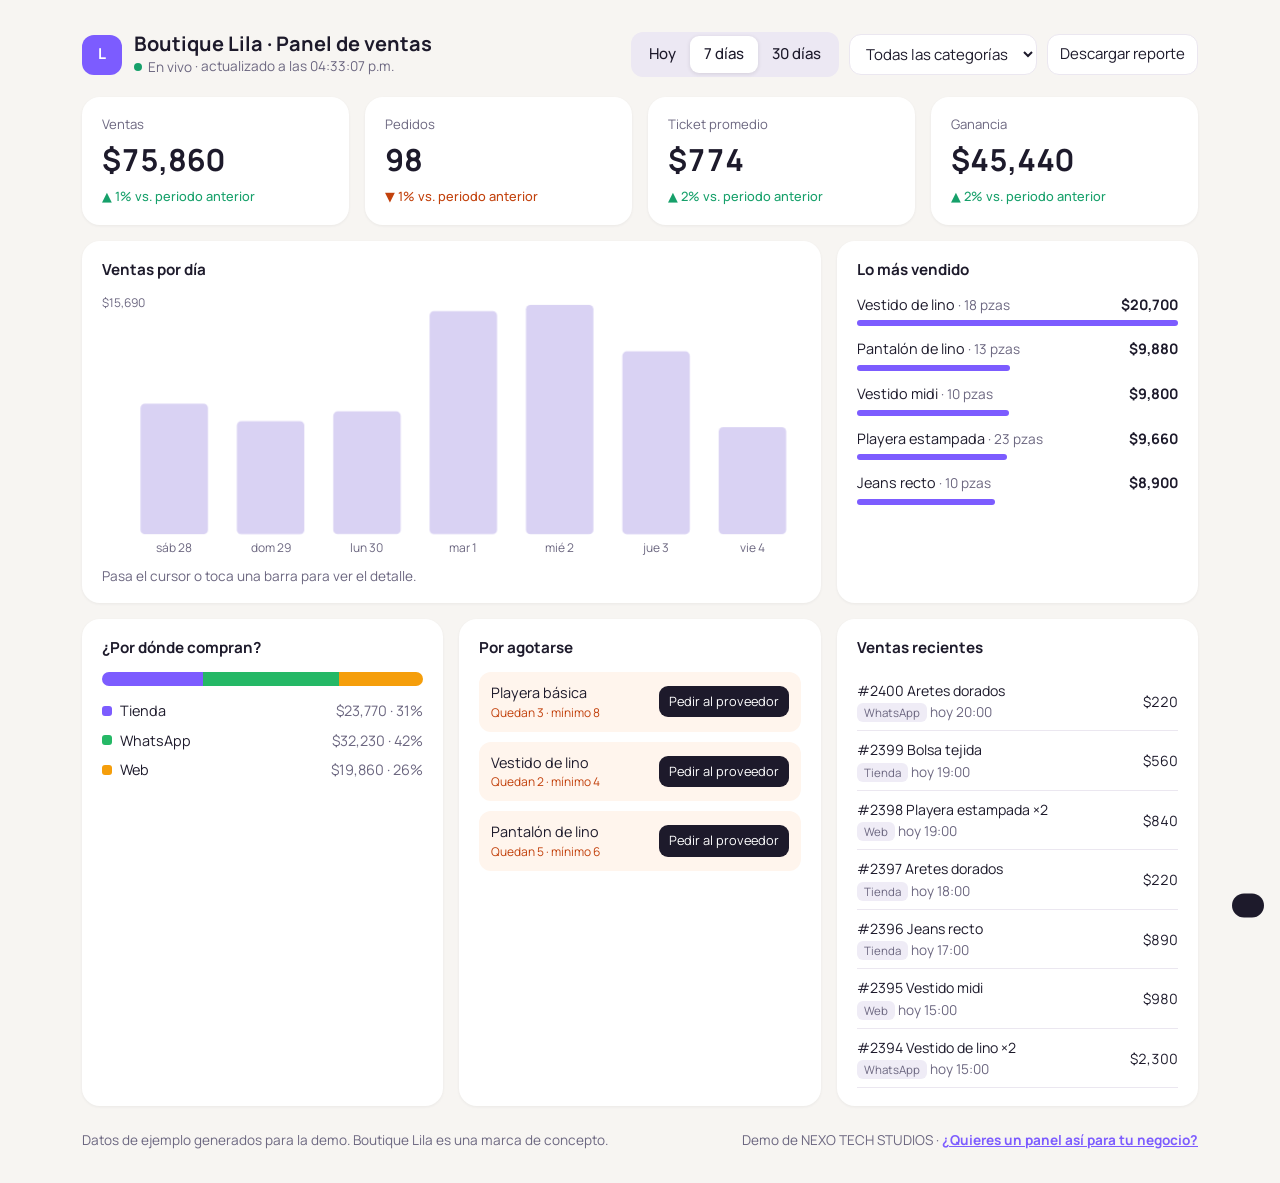
<file: proyectos/panel-tienda.html>
<!DOCTYPE html>
<html lang="es-MX">
<head>
<meta charset="utf-8">
<meta name="viewport" content="width=device-width, initial-scale=1, viewport-fit=cover">
<title>Boutique Lila · Panel de ventas — Demo de NEXO TECH STUDIOS</title>
<meta name="description" content="Demo interactiva de un panel de ventas e inventario para tienda, creada por NEXO TECH STUDIOS.">
<link rel="preconnect" href="https://fonts.googleapis.com">
<link rel="preconnect" href="https://fonts.gstatic.com" crossorigin>
<link href="https://fonts.googleapis.com/css2?family=Manrope:wght@400;500;700&display=swap" rel="stylesheet">
<style>
  :root{--bg:#f7f5f2;--card:#fff;--ink:#1d1a2b;--mu:#6c6780;--li:#7c5cff;--li2:#d9d2f3;--ok:#16a06a;--warn:#c2410c;--line:#ebe7f0;color-scheme:light}
  *{box-sizing:border-box}
  body{margin:0;background:var(--bg);color:var(--ink);font:15px/1.5 Manrope,system-ui,sans-serif;-webkit-font-smoothing:antialiased}
  button,select{font:inherit;color:inherit}
  :focus-visible{outline:2px solid var(--li);outline-offset:2px}
  .w{max-width:1180px;margin:0 auto;padding:clamp(16px,3vw,32px)}
  header{display:flex;flex-wrap:wrap;gap:12px 20px;align-items:center;justify-content:space-between;margin-bottom:20px}
  .brand{display:flex;align-items:center;gap:12px}
  .logo{width:40px;height:40px;border-radius:12px;background:var(--li);color:#fff;display:grid;place-items:center;font-weight:700}
  h1{font-size:1.25rem;margin:0;line-height:1.2}
  .sub{color:var(--mu);font-size:.85rem}
  .ctl{display:flex;flex-wrap:wrap;gap:10px;align-items:center}
  .seg{display:inline-flex;background:#ece8f3;border-radius:12px;padding:4px}
  .seg button{border:0;background:none;padding:7px 14px;border-radius:9px;cursor:pointer;font-weight:500}
  .seg button[aria-pressed=true]{background:#fff;box-shadow:0 1px 4px rgba(29,26,43,.12)}
  select,.btn{border:1px solid var(--line);background:#fff;border-radius:12px;padding:8px 12px;cursor:pointer}
  .btn:hover{border-color:var(--li)}
  .grid{display:grid;gap:16px;grid-template-columns:repeat(12,1fr)}
  .card{background:var(--card);border-radius:18px;padding:18px 20px;box-shadow:0 1px 3px rgba(29,26,43,.06);min-width:0}
  .card h2{font-size:.95rem;margin:0 0 12px;font-weight:700}
  .k{grid-column:span 3}
  .k small{display:block;color:var(--mu);font-size:.82rem}
  .k b{display:block;font-size:clamp(1.4rem,2.6vw,1.9rem);font-weight:700;font-variant-numeric:tabular-nums;margin:2px 0}
  .d{font-size:.8rem;font-weight:500}
  .d.up{color:var(--ok)} .d.dn{color:var(--warn)}
  .chart{grid-column:span 8}
  .top{grid-column:span 4}
  .chan{grid-column:span 4}
  .inv{grid-column:span 4}
  .rec{grid-column:span 4}
  svg{display:block;width:100%;height:auto}
  .bar{fill:var(--li2);transition:fill .2s}
  .bar:hover,.bar.hl{fill:var(--li)}
  .ax{fill:var(--mu);font-size:11px}
  .tip{height:1.4em;color:var(--mu);font-size:.85rem;margin-top:6px}
  .tp{list-style:none;margin:0;padding:0;display:grid;gap:12px}
  .tp div{display:flex;justify-content:space-between;gap:8px;font-size:.9rem}
  .tp i{display:block;height:6px;border-radius:6px;background:var(--li);margin-top:5px}
  .stack{display:flex;height:14px;border-radius:8px;overflow:hidden;margin:6px 0 14px}
  .lg{list-style:none;margin:0;padding:0;display:grid;gap:8px;font-size:.9rem}
  .lg li{display:flex;align-items:center;gap:8px}
  .lg span{width:10px;height:10px;border-radius:3px;flex:none}
  .lg em{margin-left:auto;font-style:normal;color:var(--mu)}
  .al{list-style:none;margin:0;padding:0;display:grid;gap:10px}
  .al li{display:flex;align-items:center;gap:10px;justify-content:space-between;padding:10px 12px;border-radius:12px;background:#fff5ed;font-size:.9rem}
  .al small{display:block;color:var(--warn)}
  .al button{border:0;background:var(--ink);color:#fff;border-radius:9px;padding:6px 10px;cursor:pointer;white-space:nowrap;font-size:.8rem}
  .al button:disabled{background:var(--ok);cursor:default}
  table{width:100%;border-collapse:collapse;font-size:.88rem}
  td{padding:8px 0;border-bottom:1px solid var(--line)}
  td:last-child{text-align:right;font-variant-numeric:tabular-nums}
  .ch{font-size:.72rem;padding:2px 7px;border-radius:6px;background:#efecf6;color:var(--mu)}
  .empty{color:var(--mu);font-size:.9rem}
  footer{margin-top:24px;display:flex;flex-wrap:wrap;gap:8px 16px;justify-content:space-between;color:var(--mu);font-size:.85rem}
  footer a{color:var(--li);font-weight:700}
  /* Animaciones */
  .card{animation:up .6s cubic-bezier(.22,1,.36,1) both;animation-delay:calc(var(--i,0)*60ms)}
  @keyframes up{from{opacity:0;transform:translateY(14px)}}
  .anim .bar{transform-box:fill-box;transform-origin:center bottom;animation:grow .8s cubic-bezier(.22,1,.36,1) both;animation-delay:calc(var(--i)*35ms)}
  @keyframes grow{from{transform:scaleY(0)}}
  .anim .tp i,.anim .stack span{animation:wd .9s cubic-bezier(.22,1,.36,1) both;animation-delay:calc(var(--i,0)*80ms + 150ms)}
  @keyframes wd{from{width:0}}
  .anim .tp li,.anim .al li,.anim #rec tr{animation:up .45s ease-out both;animation-delay:calc(var(--i,0)*50ms)}
  .k b.flash{color:var(--ok)}
  .k b{transition:color .6s}
  #rec tr.nw td{animation:hl 2.4s ease-out}
  @keyframes hl{from{background:#e7f8ef}}
  .toast{position:fixed;right:16px;bottom:16px;z-index:9;background:var(--ink);color:#fff;border-radius:14px;padding:12px 16px;font-size:.9rem;
    box-shadow:0 18px 40px -16px rgba(29,26,43,.6);transform:translateY(140%);transition:transform .45s cubic-bezier(.22,1,.36,1)}
  .toast.show{transform:none}
  .toast b{color:#9fe0b4}
  .liv{display:inline-flex;align-items:center;gap:6px}
  .liv i{width:8px;height:8px;border-radius:50%;background:var(--ok);animation:pl 2s infinite}
  @keyframes pl{0%{box-shadow:0 0 0 0 rgba(22,160,106,.5)}100%{box-shadow:0 0 0 8px transparent}}
  @media(prefers-reduced-motion:reduce){*,*::before,*::after{animation:none!important;transition:none!important}}
  @media(max-width:980px){.k{grid-column:span 6}.chart{grid-column:span 12}.top,.chan,.inv,.rec{grid-column:span 6}}
  @media(max-width:620px){.k,.top,.chan,.inv,.rec{grid-column:span 12}.seg button{padding:7px 10px}}
</style>
</head>
<body>
<div class="w">
  <header>
    <div class="brand"><div class="logo" aria-hidden="true">L</div><div><h1>Boutique Lila · Panel de ventas</h1><div class="sub"><span class="liv"><i></i>En vivo</span> · <span id="upd"></span></div></div></div>
    <div class="ctl">
      <div class="seg" role="group" aria-label="Periodo" id="per">
        <button type="button" data-p="1" aria-pressed="false">Hoy</button>
        <button type="button" data-p="7" aria-pressed="true">7 días</button>
        <button type="button" data-p="30" aria-pressed="false">30 días</button>
      </div>
      <label class="sr"><select id="cat" aria-label="Categoría"><option value="">Todas las categorías</option></select></label>
      <button class="btn" type="button" id="csv">Descargar reporte</button>
    </div>
  </header>

  <div class="grid">
    <div style="--i:0" class="card k"><small>Ventas</small><b id="kV"></b><span class="d" id="dV"></span></div>
    <div style="--i:1" class="card k"><small>Pedidos</small><b id="kP"></b><span class="d" id="dP"></span></div>
    <div style="--i:2" class="card k"><small>Ticket promedio</small><b id="kT"></b><span class="d" id="dT"></span></div>
    <div style="--i:3" class="card k"><small>Ganancia</small><b id="kG"></b><span class="d" id="dG"></span></div>

    <div style="--i:4" class="card chart"><h2 id="chT">Ventas por día</h2><div id="chart"></div><div class="tip" id="tip">Pasa el cursor o toca una barra para ver el detalle.</div></div>
    <div style="--i:5" class="card top"><h2>Lo más vendido</h2><ul class="tp" id="top"></ul></div>

    <div style="--i:6" class="card chan"><h2>¿Por dónde compran?</h2><div class="stack" id="stk"></div><ul class="lg" id="lg"></ul></div>
    <div style="--i:7" class="card inv"><h2>Por agotarse</h2><ul class="al" id="al"></ul></div>
    <div style="--i:8" class="card rec"><h2>Ventas recientes</h2><table><tbody id="rec"></tbody></table></div>
  </div>

  <div class="toast" id="toast" role="status" aria-live="polite"></div>
  <footer>
    <span>Datos de ejemplo generados para la demo. Boutique Lila es una marca de concepto.</span>
    <span>Demo de NEXO TECH STUDIOS · <a href="../index.html#contacto">¿Quieres un panel así para tu negocio?</a></span>
  </footer>
</div>

<script>
(() => {
  const $ = id => document.getElementById(id);
  const P = [ // nombre, categoría, precio, costo, existencias, mínimo
    ['Playera básica', 'Playeras', 340, 140, 3, 8], ['Playera estampada', 'Playeras', 420, 170, 14, 8],
    ['Vestido de lino', 'Vestidos', 1150, 480, 2, 4], ['Vestido midi', 'Vestidos', 980, 400, 9, 4],
    ['Jeans recto', 'Pantalones', 890, 360, 11, 6], ['Pantalón de lino', 'Pantalones', 760, 300, 5, 6],
    ['Bolsa tejida', 'Accesorios', 560, 210, 7, 5], ['Aretes dorados', 'Accesorios', 220, 70, 25, 10]];
  const CH = [['Tienda', '#7c5cff'], ['WhatsApp', '#25b866'], ['Web', '#f59e0b']];
  // Ventas de ejemplo de 60 días, con semilla fija para que siempre se vean igual
  let seed = 7; const rnd = () => (seed = (seed * 16807) % 2147483647) / 2147483647;
  const S = [];
  for (let d = 0; d < 60; d++) {
    const n = 9 + Math.round(rnd() * 8 + (d % 7 === 1 || d % 7 === 2 ? 6 : 0) - d / 15);
    for (let i = 0; i < n; i++) {
      const p = Math.floor(Math.pow(rnd(), 1.4) * P.length), q = rnd() < .8 ? 1 : 2;
      const c = rnd() < .45 ? 0 : rnd() < .7 ? 1 : 2;
      S.push({d, h: 10 + Math.floor(rnd() * 11), p, q, c, id: 0});
    }
  }
  S.sort((a, b) => a.d - b.d || b.h - a.h).forEach((s, i, a) => s.id = 2400 - i);
  const fmt = x => '$' + Math.round(x).toLocaleString('es-MX');
  const today = new Date(); today.setHours(0, 0, 0, 0);
  const dayName = d => {const t = new Date(today); t.setDate(t.getDate() - d); return t.toLocaleDateString('es-MX', {weekday: 'short', day: 'numeric'})};
  const cats = [...new Set(P.map(p => p[1]))]; $('cat').innerHTML += cats.map(c => `<option>${c}</option>`).join('');
  const stamp = () => $('upd').textContent = 'actualizado a las ' + new Date().toLocaleTimeString('es-MX', {hour: '2-digit', minute: '2-digit', second: '2-digit'}); stamp();
  let per = 7, cat = '';
  const pick = (from, to) => S.filter(s => s.d >= from && s.d < to && (!cat || P[s.p][1] === cat));
  const sum = L => L.reduce((a, s) => {const p = P[s.p]; a.v += p[2] * s.q; a.g += (p[2] - p[3]) * s.q; return a}, {v: 0, g: 0, n: L.length});
  function delta(el, a, b) {
    if (!b) {el.textContent = ''; return}
    const x = (a - b) / b * 100; el.className = 'd ' + (x >= 0 ? 'up' : 'dn');
    el.textContent = (x >= 0 ? '▲ ' : '▼ ') + Math.abs(x).toFixed(0) + '% vs. periodo anterior';
  }
  const reduce = matchMedia('(prefers-reduced-motion: reduce)').matches;
  function count(el, to, money, flash) {
    const from = el._v || 0; el._v = to; const t0 = performance.now(), D = reduce ? 0 : 900;
    if (flash && to > from) {el.classList.add('flash'); setTimeout(() => el.classList.remove('flash'), 1200)}
    const step = t => {const k = D ? Math.min(1, (t - t0) / D) : 1, e = 1 - Math.pow(1 - k, 3), x = from + (to - from) * e;
      el.textContent = money ? fmt(x) : Math.round(x); if (k < 1) requestAnimationFrame(step)};
    requestAnimationFrame(step);
  }
  function render(anim = true, flash = false) {
    document.querySelector('.grid').classList.toggle('anim', anim);
    const cur = pick(0, per), prev = pick(per, per * 2), a = sum(cur), b = sum(prev);
    count($('kV'), a.v, 1, flash); delta($('dV'), a.v, b.v);
    count($('kP'), a.n, 0, flash); delta($('dP'), a.n, b.n);
    count($('kT'), a.n ? a.v / a.n : 0, 1); delta($('dT'), a.n ? a.v / a.n : 0, b.n ? b.v / b.n : 0);
    count($('kG'), a.g, 1, flash); delta($('dG'), a.g, b.g);
    // Gráfica
    const byHour = per === 1, keys = byHour ? [...Array(11)].map((_, i) => 10 + i) : [...Array(per)].map((_, i) => per - 1 - i);
    const vals = keys.map(k => sum(cur.filter(s => (byHour ? s.h : s.d) === k)).v);
    const lab = k => byHour ? k + ':00' : dayName(k);
    $('chT').textContent = byHour ? 'Ventas por hora (hoy)' : 'Ventas por día';
    const W = 640, H = 220, pad = 22, max = Math.max(...vals, 1), bw = (W - pad) / keys.length;
    const every = Math.ceil(keys.length / 8);
    $('chart').innerHTML = `<svg viewBox="0 0 ${W} ${H + 24}" role="img" aria-label="${$('chT').textContent}">` +
      vals.map((v, i) => {const h = v / max * (H - 10); return `<rect class="bar" style="--i:${i}" tabindex="0" data-i="${i}" x="${pad + i * bw + bw * .15}" y="${H - h}" width="${bw * .7}" height="${Math.max(h, 1)}" rx="4"><title>${lab(keys[i])}: ${fmt(v)}</title></rect>`}).join('') +
      keys.map((k, i) => i % every ? '' : `<text class="ax" x="${pad + i * bw + bw / 2}" y="${H + 16}" text-anchor="middle">${lab(k)}</text>`).join('') +
      `<text class="ax" x="0" y="12">${fmt(max)}</text></svg>`;
    $('chart').querySelectorAll('.bar').forEach(r => {
      const show = () => {$('chart').querySelectorAll('.hl').forEach(x => x.classList.remove('hl')); r.classList.add('hl'); const i = +r.dataset.i; $('tip').textContent = `${lab(keys[i])}: ${fmt(vals[i])} en ${cur.filter(s => (byHour ? s.h : s.d) === keys[i]).length} pedidos`};
      r.addEventListener('mouseenter', show); r.addEventListener('focus', show); r.addEventListener('click', show);
    });
    // Lo más vendido
    const tp = P.map((p, i) => ({p, v: sum(cur.filter(s => s.p === i)).v, u: cur.filter(s => s.p === i).reduce((a, s) => a + s.q, 0)})).filter(x => x.v).sort((x, y) => y.v - x.v).slice(0, 5);
    $('top').innerHTML = tp.length ? tp.map((x, i) => `<li style="--i:${i}"><div><span>${x.p[0]} <small class="sub">· ${x.u} ${x.u > 1 ? 'pzas' : 'pza'}</small></span><b>${fmt(x.v)}</b></div><i style="width:${x.v / tp[0].v * 100}%;--i:${i}"></i></li>`).join('') : '<li class="empty">Sin ventas en este periodo.</li>';
    // Canales
    const cv = CH.map((c, i) => sum(cur.filter(s => s.c === i)).v), tot = cv.reduce((a, b) => a + b, 0) || 1;
    $('stk').innerHTML = CH.map((c, i) => `<span style="width:${cv[i] / tot * 100}%;background:${c[1]};--i:${i}"></span>`).join('');
    $('lg').innerHTML = CH.map((c, i) => `<li><span style="background:${c[1]}"></span>${c[0]}<em>${fmt(cv[i])} · ${Math.round(cv[i] / tot * 100)}%</em></li>`).join('');
    // Inventario
    const low = P.map((p, i) => [p, i]).filter(([p]) => p[4] <= p[5] && (!cat || p[1] === cat));
    $('al').innerHTML = low.length ? low.map(([p, i], k) => `<li style="--i:${k}"><div>${p[0]}<small>Quedan ${p[4]} · mínimo ${p[5]}</small></div><button type="button" data-i="${i}" ${p.sent ? 'disabled' : ''}>${p.sent ? 'Pedido enviado ✓' : 'Pedir al proveedor'}</button></li>`).join('') : '<li class="empty" style="background:none;padding:0">Todo en orden: ningún producto bajo el mínimo.</li>';
    // Recientes
    $('rec').innerHTML = cur.slice(0, 7).map((s, k) => `<tr style="--i:${k}" class="${s.nw ? 'nw' : ''}"><td>#${s.id} ${P[s.p][0]}${s.q > 1 ? ' ×' + s.q : ''}<br><span class="ch">${CH[s.c][0]}</span> <span class="sub">${s.d ? dayName(s.d) : 'hoy'} ${s.h}:00</span></td><td>${fmt(P[s.p][2] * s.q)}</td></tr>`).join('') || '<tr><td class="empty">Sin ventas en este periodo.</td></tr>';
  }
  $('per').addEventListener('click', e => {const b = e.target.closest('button'); if (!b) return; per = +b.dataset.p; $('per').querySelectorAll('button').forEach(x => x.setAttribute('aria-pressed', x === b)); render()});
  $('cat').addEventListener('change', e => {cat = e.target.value; render()});
  $('al').addEventListener('click', e => {const b = e.target.closest('button'); if (!b) return; P[+b.dataset.i].sent = true; b.disabled = true; b.textContent = 'Pedido enviado ✓'});
  $('csv').addEventListener('click', () => {
    const rows = [['Pedido', 'Fecha', 'Hora', 'Producto', 'Categoría', 'Piezas', 'Canal', 'Total']].concat(pick(0, per).map(s => [s.id, s.d ? dayName(s.d) : 'hoy', s.h + ':00', P[s.p][0], P[s.p][1], s.q, CH[s.c][0], P[s.p][2] * s.q]));
    const a = document.createElement('a'); a.href = URL.createObjectURL(new Blob(['﻿' + rows.map(r => r.join(',')).join('\n')], {type: 'text/csv'}));
    a.download = 'reporte-boutique-lila.csv'; a.click(); setTimeout(() => URL.revokeObjectURL(a.href), 1000);
  });
  render();
  // Llega una venta nueva cada pocos segundos, como en un negocio real
  let nid = 2401, tt;
  setInterval(() => {
    if (document.hidden) return;
    const p = Math.floor(Math.pow(Math.random(), 1.4) * P.length), c = Math.random() < .45 ? 0 : Math.random() < .7 ? 1 : 2;
    S.forEach(s => s.nw = false);
    const s = {d: 0, h: Math.min(20, Math.max(10, new Date().getHours())), p, q: 1, c, id: nid++, nw: true}; S.unshift(s);
    if (!cat || P[p][1] === cat) render(false, true);
    stamp(); const t = $('toast'); t.innerHTML = `Venta nueva por <b>${CH[c][0]}</b>: ${P[p][0]}, ${fmt(P[p][2])}`;
    t.classList.add('show'); clearTimeout(tt); tt = setTimeout(() => t.classList.remove('show'), 3200);
  }, 7000);
})();
</script>
</body>
</html>
</file>
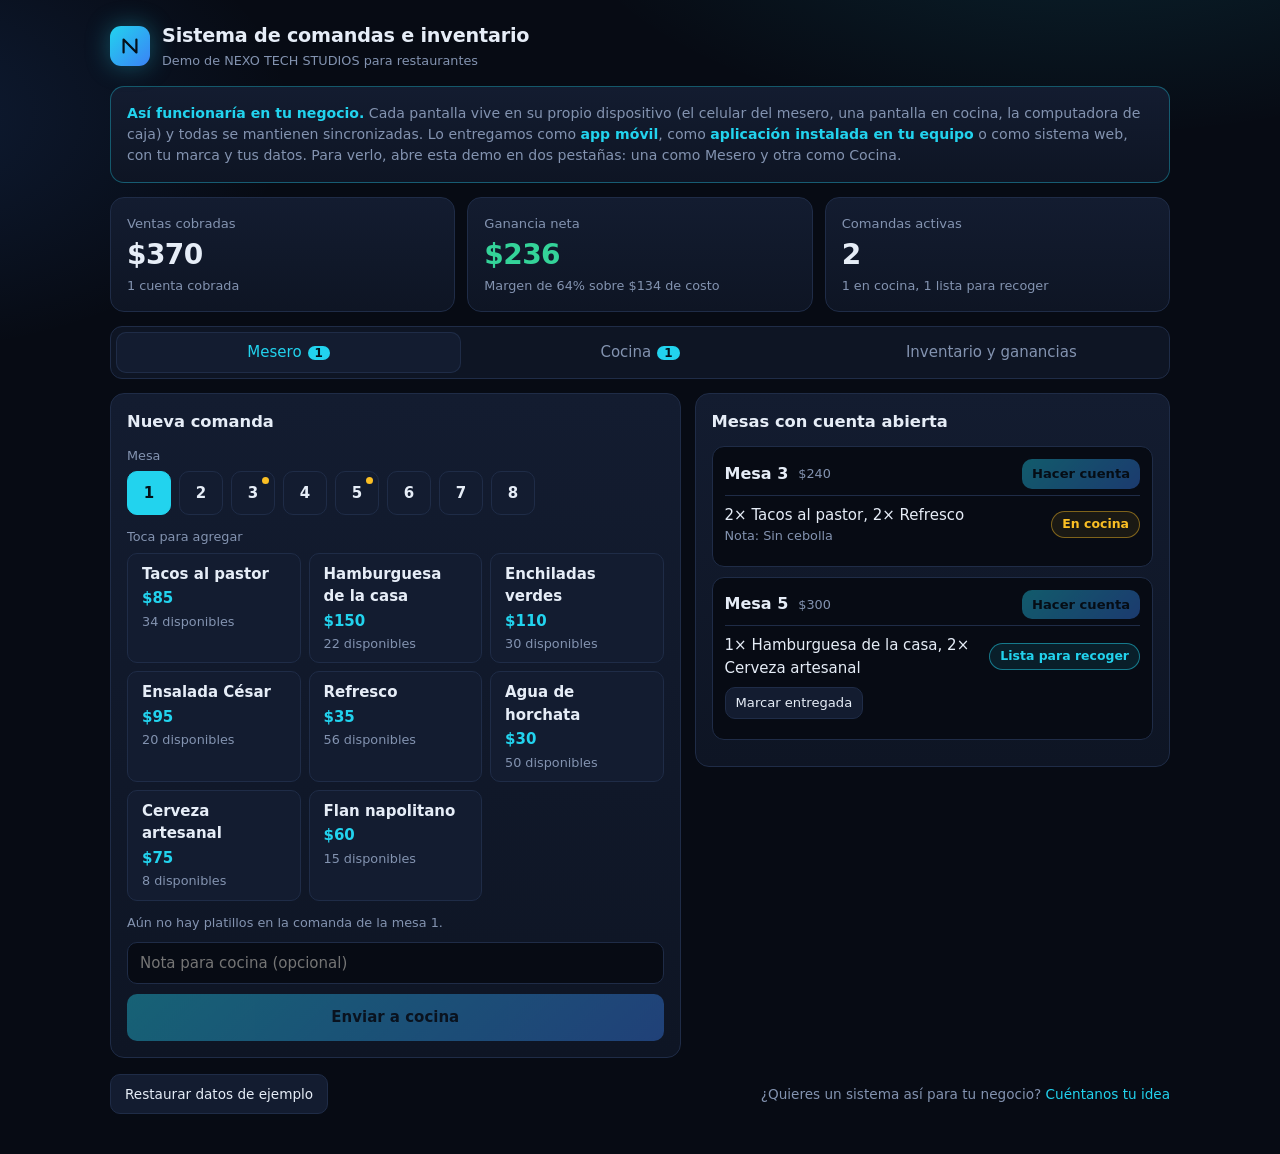
<file: proyectos/restaurante-comandas.html>
<!DOCTYPE html>
<html lang="es">
<head>
<meta charset="UTF-8">
<meta name="viewport" content="width=device-width, initial-scale=1">
<title>NEXO TECH STUDIOS – Sistema de comandas e inventario</title>
<style>
:root{--bg:#070b14;--surface:#0e1524;--s2:#131c30;--border:#1f2c47;--text:#e6edf7;--muted:#8393b0;--accent:#22d3ee;--accent2:#3b82f6;--ok:#34d399;--warn:#fbbf24;--danger:#f87171;color-scheme:dark}
*{box-sizing:border-box;margin:0}
body{background:radial-gradient(900px 420px at 85% -10%,rgba(34,211,238,.13),transparent 60%),radial-gradient(700px 400px at -10% 10%,rgba(59,130,246,.15),transparent 60%),var(--bg);color:var(--text);font:15px/1.5 system-ui,-apple-system,"Segoe UI",Roboto,sans-serif;padding:22px 14px 40px;min-height:100vh}
.wrap{max-width:1060px;margin:0 auto}
h2{font-size:1.02rem;margin-bottom:12px}
.muted,small{color:var(--muted);font-size:.8rem}
small{display:block}
header{display:flex;flex-wrap:wrap;gap:12px;align-items:center;justify-content:space-between;margin-bottom:16px}
.brand{display:flex;align-items:center;gap:12px}
.logo{width:40px;height:40px;border-radius:11px;display:grid;place-items:center;background:linear-gradient(135deg,var(--accent),var(--accent2));box-shadow:0 0 24px rgba(34,211,238,.35)}
h1{font-size:1.2rem;letter-spacing:-.01em}
.card{background:linear-gradient(180deg,var(--s2),var(--surface));border:1px solid var(--border);border-radius:14px;padding:16px}
.info{margin-bottom:14px;font-size:.88rem;color:var(--muted);border-color:rgba(34,211,238,.35)}
.info b{color:var(--accent)}
.kpis{display:grid;grid-template-columns:repeat(3,1fr);gap:12px;margin-bottom:14px}
.kpi .l{color:var(--muted);font-size:.82rem}
.kpi .v{font-size:1.75rem;font-weight:700;letter-spacing:-.02em;font-variant-numeric:tabular-nums}
.kpi:nth-child(2) .v{color:var(--ok)}
.tabs{display:flex;gap:6px;background:var(--surface);border:1px solid var(--border);border-radius:12px;padding:5px;margin-bottom:14px;overflow-x:auto}
.tabs button{flex:1;white-space:nowrap;border:0;background:transparent;color:var(--muted)}
.tabs button.on{background:var(--s2);color:var(--accent);box-shadow:inset 0 0 0 1px var(--border)}
.bd{font-style:normal;background:var(--accent);color:#041018;border-radius:99px;padding:0 7px;font-size:.75rem;font-weight:700;margin-left:6px}
.bd:empty{display:none}
button{font:inherit;cursor:pointer;border-radius:10px;border:1px solid var(--border);background:var(--s2);color:var(--text);padding:9px 14px;transition:transform .15s,border-color .2s,background .2s}
button:hover:not(:disabled){border-color:var(--accent)}
button:active:not(:disabled){transform:scale(.97)}
button:disabled{opacity:.4;cursor:not-allowed}
button:focus-visible,input:focus,select:focus{outline:none;border-color:var(--accent);box-shadow:0 0 0 3px rgba(34,211,238,.2)}
.primary{background:linear-gradient(135deg,var(--accent),var(--accent2));color:#041018;font-weight:650;border:0}
.sm{padding:5px 10px;font-size:.82rem}
input,select{width:100%;background:var(--bg);color:var(--text);border:1px solid var(--border);border-radius:10px;padding:9px 12px;font:inherit}
.lbl{font-size:.8rem;color:var(--muted);margin:12px 0 6px}
.grid2{display:grid;grid-template-columns:1.2fr 1fr;gap:14px;align-items:start}
.chips{display:flex;flex-wrap:wrap;gap:8px}
.chip{width:44px;height:44px;padding:0;position:relative;font-weight:650}
.chip.on{background:var(--accent);color:#041018;border-color:var(--accent)}
.chip .dot{position:absolute;top:5px;right:5px;width:7px;height:7px;border-radius:50%;background:var(--warn)}
.menu{display:grid;grid-template-columns:repeat(auto-fill,minmax(150px,1fr));gap:8px}
.prod{text-align:left;display:flex;flex-direction:column;gap:2px}
.prod span{color:var(--accent);font-weight:650}
.line{display:flex;justify-content:space-between;align-items:center;gap:10px;padding:7px 0;border-bottom:1px solid var(--border)}
.line>span:first-child{flex:1}
.line.total{font-size:1.05rem;border:0}
.qty{display:inline-flex;align-items:center;gap:8px}
.qty button{padding:2px 9px;line-height:1.4}
#cart{margin:12px 0 10px}
#nota{margin-bottom:10px}
#send{width:100%;padding:12px}
.mesa{border:1px solid var(--border);border-radius:12px;padding:12px;margin-bottom:10px;background:var(--bg)}
.mh{display:flex;align-items:center;gap:10px;margin-bottom:6px}
.mh .muted{margin-right:auto}
.mh b{font-size:1rem}
.ord{display:flex;align-items:center;gap:8px;flex-wrap:wrap;padding:8px 0;border-top:1px solid var(--border)}
.ord>span:first-child{flex:1 1 180px}
.pill{padding:3px 10px;border-radius:99px;font-size:.78rem;font-weight:600;border:1px solid}
.pill.Pendiente{color:var(--warn);border-color:rgba(251,191,36,.45);background:rgba(251,191,36,.08)}
.pill.Lista{color:var(--accent);border-color:rgba(34,211,238,.5);background:rgba(34,211,238,.1)}
.pill.Entregada{color:var(--ok);border-color:rgba(52,211,153,.45);background:rgba(52,211,153,.08)}
.tickets{display:flex;flex-direction:column;gap:10px}
.tk{background:var(--surface);border:1px solid var(--border);border-left:4px solid var(--warn);border-radius:12px;padding:14px}
.tk.ready{border-left-color:var(--accent)}
.tk.late{border-color:var(--danger);border-left-color:var(--danger)}
.tk ul{list-style:none;padding:0;margin:6px 0 10px;font-size:1.02rem}
.tk li{padding:2px 0}
.nota{background:rgba(251,191,36,.1);color:var(--warn);border-radius:8px;padding:6px 10px;margin-bottom:10px;font-size:.88rem}
.tk button{width:100%}
.iform{display:grid;grid-template-columns:2fr 1.2fr 1fr 1fr 1fr auto;gap:10px;align-items:end;margin-bottom:6px}
.iform label{display:block;font-size:.8rem;color:var(--muted);margin-bottom:5px}
#prev{margin-bottom:14px;font-size:.88rem;color:var(--muted)}
.gain{color:var(--ok)}.loss{color:var(--danger)}.low{color:var(--warn);font-weight:700}
.tbox{padding:0;overflow:hidden}
table{width:100%;border-collapse:collapse}
th{text-align:left;font-weight:600;font-size:.82rem;color:var(--muted);padding:11px 14px;border-bottom:1px solid var(--border)}
td{padding:11px 14px;border-bottom:1px solid var(--border);vertical-align:middle}
tbody tr:last-child td{border-bottom:0}
.num{font-variant-numeric:tabular-nums;font-weight:600}
.icon{padding:6px 8px;line-height:0;color:var(--muted)}
.icon:hover:not(:disabled){color:var(--danger);border-color:var(--danger)}
.acts{text-align:right;width:1%}
.enter{animation:enter .5s cubic-bezier(.2,.8,.2,1)}
@keyframes enter{from{opacity:0;transform:translateY(-12px);background:rgba(34,211,238,.18)}to{opacity:1;transform:none}}
.foot{display:flex;flex-wrap:wrap;gap:10px;justify-content:space-between;align-items:center;margin-top:16px;color:var(--muted);font-size:.85rem}
.foot a{color:var(--accent);text-decoration:none}
dialog{margin:auto;width:min(420px,92vw);background:var(--surface);color:var(--text);border:1px solid var(--accent);border-radius:16px;padding:20px;box-shadow:0 20px 60px rgba(0,0,0,.6)}
dialog::backdrop{background:rgba(3,6,12,.7);backdrop-filter:blur(3px)}
.chk{display:flex;gap:8px;align-items:center;margin:10px 0;font-size:.88rem;color:var(--muted)}
.chk input{width:auto}
.row{display:flex;gap:10px;justify-content:flex-end;margin-top:8px}
.toast{position:fixed;left:50%;bottom:20px;transform:translate(-50%,30px);opacity:0;background:var(--s2);border:1px solid var(--accent);padding:10px 18px;border-radius:12px;transition:.3s;pointer-events:none;font-size:.88rem;z-index:9;max-width:90vw}
.toast.show{opacity:1;transform:translate(-50%,0)}
@media(max-width:860px){.grid2{grid-template-columns:1fr}.iform{grid-template-columns:1fr 1fr}.iform .n,.iform button{grid-column:1/-1}}
@media(max-width:700px){
  .kpis{grid-template-columns:1fr}
  thead{display:none}
  table,tbody,tr,td{display:block;width:100%}
  tr{padding:12px 14px;border-bottom:1px solid var(--border);position:relative}
  td{border:0;padding:4px 0;display:flex;justify-content:space-between;align-items:center;gap:10px}
  td::before{content:attr(data-label);color:var(--muted);font-size:.8rem}
  td.acts{position:absolute;top:10px;right:12px;width:auto;padding:0}
  td.acts::before{content:none}
}
@media(prefers-reduced-motion:reduce){*{animation:none!important;transition:none!important}}
</style>
</head>
<body>
<div class="wrap">
  <header>
    <div class="brand">
      <div class="logo" aria-hidden="true"><svg width="22" height="22" viewBox="0 0 24 24" fill="none" stroke="#041018" stroke-width="2.4" stroke-linecap="round" stroke-linejoin="round"><path d="M5 19V5l14 14V5"/></svg></div>
      <div><h1>Sistema de comandas e inventario</h1><div class="muted">Demo de NEXO TECH STUDIOS para restaurantes</div></div>
    </div>
  </header>

  <div class="card info"><b>Así funcionaría en tu negocio.</b> Cada pantalla vive en su propio dispositivo (el celular del mesero, una pantalla en cocina, la computadora de caja) y todas se mantienen sincronizadas. Lo entregamos como <b>app móvil</b>, como <b>aplicación instalada en tu equipo</b> o como sistema web, con tu marca y tus datos. Para verlo, abre esta demo en dos pestañas: una como Mesero y otra como Cocina.</div>

  <section class="kpis" aria-label="Indicadores del día">
    <div class="card kpi"><div class="l">Ventas cobradas</div><div class="v" id="kV">$0</div><small id="kVn"></small></div>
    <div class="card kpi"><div class="l">Ganancia neta</div><div class="v" id="kG">$0</div><small id="kGn"></small></div>
    <div class="card kpi"><div class="l">Comandas activas</div><div class="v" id="kA">0</div><small id="kAn"></small></div>
  </section>

  <nav class="tabs">
    <button data-a="tab" data-v="mesero" class="on">Mesero<i class="bd" id="bMesero"></i></button>
    <button data-a="tab" data-v="cocina">Cocina<i class="bd" id="bCocina"></i></button>
    <button data-a="tab" data-v="inventario">Inventario y ganancias</button>
  </nav>

  <section id="v-mesero">
    <div class="grid2">
      <div class="card">
        <h2>Nueva comanda</h2>
        <div class="lbl" style="margin-top:0">Mesa</div><div class="chips" id="mesas"></div>
        <div class="lbl">Toca para agregar</div><div class="menu" id="menu"></div>
        <div id="cart"></div>
        <input id="nota" maxlength="80" placeholder="Nota para cocina (opcional)">
        <button class="primary" id="send" data-a="send">Enviar a cocina</button>
      </div>
      <div class="card"><h2>Mesas con cuenta abierta</h2><div id="tables"></div></div>
    </div>
  </section>

  <section id="v-cocina" hidden>
    <div class="grid2" style="grid-template-columns:1fr 1fr">
      <div><h2>En preparación</h2><div class="tickets" id="kPend"></div></div>
      <div><h2>Listas para recoger</h2><div class="tickets" id="kLista"></div></div>
    </div>
  </section>

  <section id="v-inventario" hidden>
    <form class="card iform" id="pForm" autocomplete="off" novalidate>
      <div class="n"><label for="pN">Producto</label><input id="pN" maxlength="50" placeholder="Pizza margarita"></div>
      <div><label for="pCat">Categoría</label><select id="pCat"></select></div>
      <div><label for="pC">Costo (MXN)</label><input id="pC" type="number" min="0" step="0.01" inputmode="decimal" placeholder="45"></div>
      <div><label for="pP">Precio (MXN)</label><input id="pP" type="number" min="0" step="0.01" inputmode="decimal" placeholder="130"></div>
      <div><label for="pS">Stock</label><input id="pS" type="number" min="0" step="1" inputmode="numeric" placeholder="20"></div>
      <button class="primary" type="submit">Agregar</button>
    </form>
    <div id="prev"></div>
    <div class="card tbox"><table>
      <thead><tr><th>Producto</th><th>Costo</th><th>Precio</th><th>Ganancia por unidad</th><th>Stock</th><th></th></tr></thead>
      <tbody id="inv"></tbody>
    </table></div>
  </section>

  <div class="foot">
    <button id="reset" data-a="reset" type="button">Restaurar datos de ejemplo</button>
    <span>¿Quieres un sistema así para tu negocio? <a href="../index.html#contacto" target="_blank" rel="noopener">Cuéntanos tu idea</a></span>
  </div>
</div>
<dialog id="bill"></dialog>
<div class="toast" id="toast" role="status" aria-live="polite"></div>

<script>
(function(){
  const KEY='nexotech_resto_v1', CATS=['Platillos','Bebidas','Postres'];
  const $=s=>document.querySelector(s);
  const money=n=>new Intl.NumberFormat('es-MX',{style:'currency',currency:'MXN',minimumFractionDigits:0,maximumFractionDigits:2}).format(n);
  const esc=s=>String(s).replace(/[&<>"']/g,c=>({'&':'&amp;','<':'&lt;','>':'&gt;','"':'&quot;',"'":'&#39;'}[c]));
  const LBL={Pendiente:'En cocina',Lista:'Lista para recoger',Entregada:'Entregada'};
  const TRASH='<svg width="16" height="16" viewBox="0 0 24 24" fill="none" stroke="currentColor" stroke-width="2" stroke-linecap="round" stroke-linejoin="round"><path d="M3 6h18M8 6V4h8v2M6 6l1 14h10l1-14M10 11v5M14 11v5"/></svg>';

  function seed(){
    const P=[[1,'Tacos al pastor','Platillos',32,85,34],[2,'Hamburguesa de la casa','Platillos',58,150,22],[3,'Enchiladas verdes','Platillos',40,110,30],[4,'Ensalada César','Platillos',30,95,20],[5,'Refresco','Bebidas',9,35,56],[6,'Agua de horchata','Bebidas',6,30,50],[7,'Cerveza artesanal','Bebidas',28,75,8],[8,'Flan napolitano','Postres',14,60,15]]
      .map(([id,nombre,cat,costo,precio,stock])=>({id,nombre,cat,costo,precio,stock}));
    const it=(id,qty)=>{const p=P.find(x=>x.id===id);return{pid:id,nombre:p.nombre,costo:p.costo,precio:p.precio,qty}};
    const m=60000,now=Date.now();
    return{np:9,no:104,p:P,o:[
      {id:101,mesa:1,items:[it(2,2),it(5,2)],nota:'',estado:'Cobrada',t:now-90*m},
      {id:102,mesa:3,items:[it(1,2),it(5,2)],nota:'Sin cebolla',estado:'Pendiente',t:now-4*m},
      {id:103,mesa:5,items:[it(2,1),it(7,2)],nota:'',estado:'Lista',t:now-12*m}]};
  }
  function load(){try{const d=JSON.parse(localStorage.getItem(KEY));if(d&&d.p&&d.o)return d}catch(e){}return seed()}
  function save(){try{localStorage.setItem(KEY,JSON.stringify(S))}catch(e){}}

  let S=load(), view='mesero', mesa=1, cart={}, tip=false, billMesa=null, freshO=null, freshP=null;
  const tot=o=>o.items.reduce((s,i)=>s+i.precio*i.qty,0);
  const cst=o=>o.items.reduce((s,i)=>s+i.costo*i.qty,0);
  const lines=o=>o.items.map(i=>`${i.qty}× ${esc(i.nombre)}`).join(', ');
  const cartIds=()=>Object.keys(cart).filter(k=>cart[k]>0&&S.p.some(p=>p.id==k));
  $('#pCat').innerHTML=CATS.map(c=>`<option>${c}</option>`).join('');

  function toast(msg){const t=$('#toast');t.textContent=msg;t.classList.add('show');clearTimeout(toast.t);toast.t=setTimeout(()=>t.classList.remove('show'),2400)}

  function kpis(){
    const done=S.o.filter(o=>o.estado==='Cobrada'),open=S.o.filter(o=>o.estado!=='Cobrada');
    const v=done.reduce((s,o)=>s+tot(o),0),c=done.reduce((s,o)=>s+cst(o),0),g=v-c;
    const np=open.filter(o=>o.estado==='Pendiente').length,nl=open.filter(o=>o.estado==='Lista').length;
    $('#kV').textContent=money(v);$('#kVn').textContent=done.length+(done.length===1?' cuenta cobrada':' cuentas cobradas');
    $('#kG').textContent=money(g);$('#kGn').textContent=v?`Margen de ${Math.round(g/v*100)}% sobre ${money(c)} de costo`:'Aún sin ventas';
    $('#kA').textContent=open.length;$('#kAn').textContent=`${np} en cocina, ${nl} lista${nl===1?'':'s'} para recoger`;
    $('#bCocina').textContent=np||'';$('#bMesero').textContent=nl||'';
  }

  function rMesero(){
    const open=S.o.filter(o=>o.estado!=='Cobrada'),used=new Set(open.map(o=>o.mesa));
    $('#mesas').innerHTML=[1,2,3,4,5,6,7,8].map(n=>`<button class="chip ${n===mesa?'on':''}" data-a="mesa" data-id="${n}" aria-label="Mesa ${n}">${n}${used.has(n)?'<i class="dot"></i>':''}</button>`).join('');
    $('#menu').innerHTML=S.p.map(p=>{const left=p.stock-(cart[p.id]||0);return`<button class="prod" data-a="add" data-id="${p.id}" ${left<=0?'disabled':''}><b>${esc(p.nombre)}</b><span>${money(p.precio)}</span><small>${left<=0?'Agotado':left+' disponibles'}</small></button>`}).join('');
    const ids=cartIds(),total=ids.reduce((s,k)=>s+S.p.find(p=>p.id==k).precio*cart[k],0);
    $('#cart').innerHTML=ids.length?ids.map(k=>{const p=S.p.find(x=>x.id==k);return`<div class="line"><span>${esc(p.nombre)}</span><span class="qty"><button data-a="dec" data-id="${k}">−</button>${cart[k]}<button data-a="add" data-id="${k}" ${p.stock-cart[k]<=0?'disabled':''}>+</button></span><b>${money(p.precio*cart[k])}</b></div>`}).join('')+`<div class="line total"><span>Total</span><b>${money(total)}</b></div>`:'<p class="muted">Aún no hay platillos en la comanda de la mesa '+mesa+'.</p>';
    $('#send').disabled=!ids.length;
    $('#send').textContent=ids.length?`Enviar a cocina (mesa ${mesa})`:'Enviar a cocina';
    const by={};open.forEach(o=>(by[o.mesa]=by[o.mesa]||[]).push(o));
    const ms=Object.keys(by).sort((a,b)=>a-b);
    $('#tables').innerHTML=ms.length?ms.map(m=>{
      const os=by[m].sort((a,b)=>a.id-b.id),all=os.every(o=>o.estado==='Entregada'),total=os.reduce((s,o)=>s+tot(o),0);
      return`<div class="mesa"><div class="mh"><b>Mesa ${m}</b><span class="muted">${money(total)}</span><button class="primary sm" data-a="cuenta" data-id="${m}" ${all?'':'disabled'} title="${all?'':'Faltan comandas por entregar'}">Hacer cuenta</button></div>`+
        os.map(o=>`<div class="ord ${o.id===freshO?'enter':''}"><span>${lines(o)}${o.nota?`<small>Nota: ${esc(o.nota)}</small>`:''}</span><span class="pill ${o.estado}">${LBL[o.estado]}</span>${o.estado==='Lista'?`<button class="sm" data-a="entregar" data-id="${o.id}">Marcar entregada</button>`:''}</div>`).join('')+`</div>`}).join('')
      :'<p class="muted">No hay mesas con cuenta abierta. Envía una comanda para empezar.</p>';
  }

  function tk(o){
    const min=Math.max(0,Math.floor((Date.now()-o.t)/60000));
    return`<div class="tk ${o.estado==='Lista'?'ready':''} ${min>=10&&o.estado==='Pendiente'?'late':''} ${o.id===freshO?'enter':''}"><div class="mh"><b>Mesa ${o.mesa}</b><span class="muted">Comanda ${o.id}, hace ${min} min</span></div><ul>${o.items.map(i=>`<li><b>${i.qty}×</b> ${esc(i.nombre)}</li>`).join('')}</ul>${o.nota?`<div class="nota">${esc(o.nota)}</div>`:''}${o.estado==='Pendiente'?`<button class="primary" data-a="lista" data-id="${o.id}">Marcar como lista</button>`:'<p class="muted">Esperando que el mesero la recoja.</p>'}</div>`;
  }
  function rCocina(){
    const a=S.o.filter(o=>o.estado==='Pendiente').sort((x,y)=>x.t-y.t),b=S.o.filter(o=>o.estado==='Lista').sort((x,y)=>x.t-y.t);
    $('#kPend').innerHTML=a.length?a.map(tk).join(''):'<p class="muted">No hay comandas pendientes. Cuando el mesero envíe una, aparecerá aquí.</p>';
    $('#kLista').innerHTML=b.length?b.map(tk).join(''):'<p class="muted">Aquí verás las comandas terminadas hasta que el mesero las recoja.</p>';
  }

  function rInv(){
    $('#inv').innerHTML=S.p.map(p=>{const g=p.precio-p.costo,mg=p.precio?Math.round(g/p.precio*100):0;
      return`<tr class="${p.id===freshP?'enter':''}"><td data-label="Producto"><span><b>${esc(p.nombre)}</b><small>${esc(p.cat)}</small></span></td><td data-label="Costo" class="num">${money(p.costo)}</td><td data-label="Precio" class="num">${money(p.precio)}</td><td data-label="Ganancia por unidad" class="num ${g>=0?'gain':'loss'}">${money(g)} <small style="display:inline">(${mg}%)</small></td><td data-label="Stock"><span class="qty"><button data-a="stk" data-id="${p.id}" data-d="-1" aria-label="Quitar uno">−</button><span class="${p.stock<=10?'low':''}">${p.stock}</span><button data-a="stk" data-id="${p.id}" data-d="1" aria-label="Agregar uno">+</button></span>${p.stock<=10?'<small class="low" style="margin-left:8px">Poco stock</small>':''}</td><td class="acts"><button class="icon" data-a="delp" data-id="${p.id}" aria-label="Eliminar ${esc(p.nombre)}">${TRASH}</button></td></tr>`}).join('');
  }

  function rBill(){
    const os=S.o.filter(o=>o.mesa===billMesa&&o.estado==='Entregada'),agg={};
    os.forEach(o=>o.items.forEach(i=>{(agg[i.pid]=agg[i.pid]||{...i,qty:0}).qty+=i.qty}));
    const sub=os.reduce((s,o)=>s+tot(o),0),pr=tip?Math.round(sub*10)/100:0;
    $('#bill').innerHTML=`<h2>Cuenta de la mesa ${billMesa}</h2>`+Object.values(agg).map(i=>`<div class="line"><span>${i.qty}× ${esc(i.nombre)}</span><b>${money(i.precio*i.qty)}</b></div>`).join('')+
      `<div class="line"><span>Subtotal</span><b>${money(sub)}</b></div><label class="chk"><input type="checkbox" id="tip" ${tip?'checked':''}> Agregar propina sugerida (10%)</label><div class="line total"><span>Total a cobrar</span><b>${money(sub+pr)}</b></div><div class="row"><button data-a="closebill">Cancelar</button><button class="primary" data-a="cobrar">Cobrar y cerrar mesa</button></div>`;
  }

  function render(){kpis();rMesero();rCocina();rInv();freshO=freshP=null}
  function commit(){save();render()}

  document.addEventListener('click',e=>{
    const b=e.target.closest('[data-a]');if(!b||b.disabled)return;
    const a=b.dataset.a,id=+b.dataset.id,o=S.o.find(x=>x.id===id),p=S.p.find(x=>x.id===id);
    if(a==='tab'){view=b.dataset.v;document.querySelectorAll('.tabs button').forEach(t=>t.classList.toggle('on',t===b));['mesero','cocina','inventario'].forEach(v=>$('#v-'+v).hidden=v!==view);rCocina()}
    else if(a==='mesa'){mesa=id;render()}
    else if(a==='add'){if(p&&p.stock-(cart[id]||0)>0){cart[id]=(cart[id]||0)+1;render()}}
    else if(a==='dec'){cart[id]=(cart[id]||0)-1;if(cart[id]<=0)delete cart[id];render()}
    else if(a==='send'){
      const ids=cartIds();if(!ids.length)return;
      const items=ids.map(k=>{const q=S.p.find(x=>x.id==k),n=Math.min(cart[k],q.stock);q.stock-=n;return{pid:q.id,nombre:q.nombre,costo:q.costo,precio:q.precio,qty:n}});
      const ord={id:S.no++,mesa,items,nota:$('#nota').value.trim(),estado:'Pendiente',t:Date.now()};
      S.o.push(ord);freshO=ord.id;cart={};$('#nota').value='';commit();toast(`Comanda enviada a cocina (mesa ${mesa}). El inventario se descontó solo.`);
    }
    else if(a==='lista'&&o){o.estado='Lista';commit();toast(`Mesa ${o.mesa}: comanda lista, el mesero ya lo ve`)}
    else if(a==='entregar'&&o){o.estado='Entregada';commit();toast(`Mesa ${o.mesa}: comanda entregada`)}
    else if(a==='cuenta'){billMesa=id;tip=false;rBill();$('#bill').showModal()}
    else if(a==='cobrar'){
      let sub=0;S.o.forEach(x=>{if(x.mesa===billMesa&&x.estado==='Entregada'){x.estado='Cobrada';sub+=tot(x)}});
      $('#bill').close();commit();toast(`Mesa ${billMesa} cobrada y liberada: ${money(sub)}`);
    }
    else if(a==='closebill')$('#bill').close();
    else if(a==='stk'&&p){p.stock=Math.max(0,p.stock+ +b.dataset.d);commit()}
    else if(a==='delp'){S.p=S.p.filter(x=>x.id!==id);delete cart[id];commit();toast('Producto eliminado del inventario')}
    else if(a==='reset'){S=seed();cart={};commit();toast('Datos de ejemplo restaurados')}
  });
  document.addEventListener('change',e=>{if(e.target.id==='tip'){tip=e.target.checked;rBill()}});

  function prev(){
    const co=parseFloat($('#pC').value),pr=parseFloat($('#pP').value),el=$('#prev');
    if(!(co>=0)||!(pr>0)){el.textContent='Escribe costo y precio y calculamos tu ganancia al instante.';return}
    const g=pr-co;el.innerHTML=`Ganancia por unidad: <b class="${g>=0?'gain':'loss'}">${money(g)}</b> (${Math.round(g/pr*100)}% de margen)`;
  }
  $('#pForm').addEventListener('input',prev);
  $('#pForm').addEventListener('submit',e=>{
    e.preventDefault();
    const n=$('#pN').value.trim(),co=parseFloat($('#pC').value),pr=parseFloat($('#pP').value),st=parseInt($('#pS').value,10);
    if(!n||!(co>=0)||!(pr>=0)||!(st>=0)){toast('Completa nombre, costo, precio y stock');return}
    const prod={id:S.np++,nombre:n,cat:$('#pCat').value,costo:co,precio:pr,stock:st};
    S.p.unshift(prod);freshP=prod.id;e.target.reset();prev();commit();toast('Producto agregado y listo para vender');
  });

  // Sincroniza pestañas: lo que hace el mesero aparece en cocina al instante
  window.addEventListener('storage',e=>{if(e.key===KEY){S=load();render();if($('#bill').open)$('#bill').close()}});
  setInterval(rCocina,30000);
  prev();render();
})();
</script>
</body>
</html>
</file>
<file: css/estilos.css>
/* NEXO TECH STUDIOS · estilos del sitio */
    :root {
      --k: #0c0b0a;
      --g: #171411;
      --ch: #D8C3A0;
      --br: #B07A46;
      --tx: #EDE7DA;
      --mu: #9A9488;
      --ok: #7fcf9f;
      color-scheme: dark;
      box-sizing: border-box;
      padding-top: env(safe-area-inset-top, 0px);
      padding-bottom: env(safe-area-inset-bottom, 0px)
    }

    *,
    *::before,
    *::after {
      box-sizing: inherit;
      margin: 0
    }

    html {
      scroll-behavior: smooth;
      scroll-padding-top: calc(env(safe-area-inset-top, 0px) + 84px)
    }

    body {
      background: var(--k);
      color: var(--tx);
      font: 300 1.05rem/1.6 Jost, system-ui, sans-serif;
      overflow-x: hidden
    }

    body::before {
      content: "";
      position: fixed;
      inset: 0 0 auto;
      height: env(safe-area-inset-top, 0px);
      background: var(--k);
      z-index: 40
    }

    h1,
    h2,
    h3 {
      font-family: 'Cormorant Garamond', Georgia, serif;
      font-weight: 600;
      line-height: 1.05
    }

    a {
      color: inherit;
      text-decoration: none
    }

    :focus-visible {
      outline: 2px solid var(--ch);
      outline-offset: 3px
    }

    img,
    svg,
    canvas {
      max-width: 100%
    }

    section,
    footer {
      overflow-x: clip
    }

    .w {
      max-width: 1120px;
      margin: 0 auto;
      padding: 0 1.25rem
    }

    .sec {
      padding: 5rem 0
    }

    .alt {
      background: var(--g)
    }

    .mu {
      color: var(--mu)
    }

    .eb {
      font-size: .78rem;
      letter-spacing: .22em;
      text-transform: uppercase;
      color: var(--ch);
      margin-bottom: .7rem;
      display: block
    }

    .hd {
      font-size: clamp(2rem, 5vw, 3.2rem);
      max-width: 20ch;
      margin-bottom: 2rem
    }

    .btn {
      display: inline-flex;
      align-items: center;
      justify-content: center;
      border: 1px solid var(--ch);
      border-radius: 999px;
      padding: .8rem 1.6rem;
      min-height: 46px;
      font: 500 1rem Jost, sans-serif;
      cursor: pointer;
      background: none;
      color: inherit;
      transition: transform .25s
    }

    .btn:hover {
      transform: translateY(-2px)
    }

    .bg {
      background: var(--ch);
      color: #17120A
    }

    .tag {
      display: inline-block;
      font-size: .76rem;
      border: 1px solid var(--ch);
      color: var(--ch);
      border-radius: 99px;
      padding: .1rem .65rem
    }

    .cd {
      border: 1px solid rgba(216, 195, 160, .2);
      border-radius: 18px;
      padding: 1.4rem;
      background: var(--g);
      display: flex;
      flex-direction: column;
      gap: .6rem
    }

    .alt .cd {
      background: var(--k)
    }

    .cd h3 {
      font-size: 1.7rem
    }

    .cd>svg {
      width: 32px;
      height: 32px;
      fill: none;
      stroke: var(--ch);
      stroke-width: 1.5;
      stroke-linecap: round;
      stroke-linejoin: round
    }

    .g3 {
      display: grid;
      gap: 1rem;
      grid-template-columns: repeat(auto-fit, minmax(260px, 1fr))
    }

    .g4 {
      display: grid;
      gap: 1rem;
      grid-template-columns: 1fr
    }

    @media(min-width:640px) {
      .g4 {
        grid-template-columns: repeat(2, 1fr)
      }
    }

    @media(min-width:1040px) {
      .g4 {
        grid-template-columns: repeat(4, 1fr)
      }
    }

    .g4 .cd h3 {
      font-size: 1.55rem
    }

    .g3>.cd,
    .g4>.cd {
      transition: border-color .25s
    }

    .g3>.cd:hover,
    .g4>.cd:hover {
      border-color: var(--ch)
    }

    /* Header */
    header {
      position: fixed;
      top: calc(env(safe-area-inset-top, 0px) + 12px);
      left: 0;
      right: 0;
      z-index: 50;
      padding: 0 1rem
    }

    nav {
      max-width: 860px;
      margin: auto;
      display: flex;
      align-items: center;
      justify-content: space-between;
      border: 1px solid rgba(216, 195, 160, .22);
      background: rgba(12, 11, 10, .72);
      -webkit-backdrop-filter: blur(14px);
      backdrop-filter: blur(14px);
      border-radius: 999px;
      padding: .5rem .55rem .5rem 1.3rem
    }

    nav .lg {
      display: flex;
      align-items: center;
      gap: .6rem;
      font-weight: 500;
      letter-spacing: .4em;
      font-size: .95rem
    }

    nav .lg svg {
      height: 22px;
      width: auto;
      overflow: visible
    }

    /* Logo: en computadora arriba se ve solo la X; al bajar (scroll) la X avanza y aparece NEXO. En celular siempre completo. */
    .lg-ne, .lg-o, .lg-x {
      transition: transform .6s cubic-bezier(.2, .8, .2, 1), opacity .45s ease;
      transform-box: fill-box;
      transform-origin: center
    }

    @media (hover:hover) {
      html:not(.scr) nav .lg .lg-x { transform: translateX(-267.8px) rotate(-90deg) }
      html:not(.scr) nav .lg .lg-ne { transform: translateX(-40px); opacity: 0 }
      html:not(.scr) nav .lg .lg-o { transform: translateX(-80px); opacity: 0 }
      html.scr nav .lg .lg-o { transition-delay: .12s }
    }

    @media (prefers-reduced-motion:reduce) {
      .lg-ne, .lg-o, .lg-x { transition: opacity .2s }
    }

    nav .l {
      display: flex;
      gap: 1.4rem;
      font-size: .92rem;
      color: var(--mu)
    }

    nav .l a:hover {
      color: #fff
    }

    nav .btn {
      padding: .45rem 1.1rem;
      font-size: .9rem;
      min-height: 40px
    }

    .mm {
      display: none;
      position: relative
    }

    .mm summary {
      list-style: none;
      cursor: pointer;
      padding: .5rem .9rem;
      color: var(--mu);
      min-height: 44px;
      display: flex;
      align-items: center
    }

    .mm summary::-webkit-details-marker {
      display: none
    }

    .mm div {
      position: absolute;
      top: calc(100% + 14px);
      right: -3rem;
      background: rgba(12, 11, 10, .97);
      border: 1px solid rgba(216, 195, 160, .25);
      border-radius: 18px;
      padding: .5rem;
      display: grid;
      min-width: 210px
    }

    .mm a {
      padding: .85rem 1rem
    }

    @media(max-width:760px) {
      nav .l {
        display: none
      }

      .mm {
        display: block
      }
    }

    /* Botonera compartida */
    .row{display:flex;gap:.7rem;flex-wrap:wrap;width:100%}
    .row .btn{flex:1 1 15rem;max-width:22rem}
    @media(min-width:900px){.row{width:auto}.row .btn{flex:0 0 auto}}
    .live{display:inline-block;width:8px;height:8px;border-radius:50%;background:#25D366;flex:none;animation:pl 2s infinite}
    @keyframes pl{0%{box-shadow:0 0 0 0 rgba(37,211,102,.6)}100%{box-shadow:0 0 0 10px transparent}}
    @keyframes slideUp{from{opacity:0;translate:0 26px}}

    /* Hero: el producto es la portada (laptop + celular conectados) */
    .hero{position:relative;overflow:hidden;text-align:center;padding:calc(env(safe-area-inset-top,0px) + 7.5rem) 0 clamp(3rem,7vw,5.5rem);
      background:radial-gradient(70% 42% at 50% 74%,rgba(176,122,70,.24),transparent 70%),var(--k)}
    .hero .w{display:flex;flex-direction:column;align-items:center}
    .hero h1{margin:0;max-width:17ch;font-size:clamp(2.6rem,7.6vw,5.8rem);line-height:1;letter-spacing:-.01em;text-wrap:balance;
      background:linear-gradient(180deg,#FBF4E6 35%,#C9AE84);-webkit-background-clip:text;background-clip:text;color:transparent}
    .hero .row{justify-content:center}
    @media(min-width:560px){.hero .row .btn{flex:0 0 auto}}
    .hero .w>*{animation:slideUp .8s cubic-bezier(.22,1,.36,1) both}
    .hero .w>:nth-child(2){animation-delay:.1s}
    .hero .w>:nth-child(3){animation-delay:.2s}
    .hx{position:relative;padding-right:clamp(3.4rem,17vw,11rem);
      animation:hxIn 1.3s .3s cubic-bezier(.22,1,.36,1) both}
    @keyframes hxIn{from{opacity:0;translate:0 60px;scale:.96}}
    .hx-lid{padding:clamp(5px,1.1vw,12px);border-radius:clamp(10px,1.8vw,20px) clamp(10px,1.8vw,20px) 4px 4px;background:#1b1916;
      border:1px solid rgba(216,195,160,.22);box-shadow:0 50px 90px -40px #000}
    .hx-base{height:clamp(7px,1.3vw,15px);margin:0 -5%;border-radius:0 0 16px 16px;background:linear-gradient(#34302b,#141210);box-shadow:0 20px 40px -18px #000}
    .hx-scr,.hx-pscr{container-type:inline-size;overflow:hidden;text-align:left;font-family:Jost,sans-serif}
    .hx-scr{aspect-ratio:16/10;border-radius:clamp(4px,.8vw,9px);background:#f7f5f2;color:#1d1a2b;padding:3cqw;display:grid;gap:2.2cqw;
      grid-template-columns:1.7fr 1fr;grid-template-rows:auto auto 1fr}
    .hx-top{grid-column:1/-1;display:flex;align-items:center;justify-content:space-between;font-size:2.1cqw}
    .hx-top b{font-size:2.6cqw;font-weight:500}
    .hx-top span{display:flex;align-items:center;gap:1cqw;color:#5f5a70}
    .hx-top .live{width:1.2cqw;height:1.2cqw}
    .hx-k{grid-column:1/-1;display:grid;grid-template-columns:repeat(3,1fr);gap:1.6cqw}
    .hx-k div{background:#fff;border-radius:1.4cqw;padding:1.6cqw 2cqw;box-shadow:0 .3cqw 1.2cqw rgba(29,26,43,.06)}
    .hx-k small{display:block;font-size:1.6cqw;color:#6c6780}
    .hx-k b{font-size:3.8cqw;font-weight:500;font-variant-numeric:tabular-nums;transition:color .4s}
    .hx-k b.up{color:#16a06a}
    .hx-ch,.hx-or{background:#fff;border-radius:1.4cqw;padding:2cqw;box-shadow:0 .3cqw 1.2cqw rgba(29,26,43,.06);min-height:0}
    .hx-ch{display:flex;flex-direction:column;gap:1.5cqw}
    .hx-ch small,.hx-or small{font-size:1.6cqw;color:#6c6780}
    .hx-bars{flex:1;display:flex;align-items:flex-end;gap:1cqw}
    .hx-bars i{flex:1;border-radius:.6cqw .6cqw 0 0;background:#d9d2f3;transition:height .8s cubic-bezier(.22,1,.36,1)}
    .hx-bars i:last-child{background:#7c5cff}
    .hx-or ul{list-style:none;margin:1cqw 0 0;padding:0;display:grid;gap:1cqw}
    .hx-or li{display:flex;justify-content:space-between;gap:1cqw;font-size:1.65cqw;padding:1cqw 1.2cqw;border-radius:1cqw;background:#f7f5f2}
    .hx-or li em{font-style:normal;color:#6c6780}
    .hx-or li.new{background:#e7f8ef;animation:slideUp .6s cubic-bezier(.22,1,.36,1) both}
    .hx-or li.new em{color:#128a5a}
    .hx-ph{position:absolute;right:0;bottom:-7%;width:clamp(104px,21%,220px);aspect-ratio:9/18.5;padding:clamp(4px,.6vw,7px);border-radius:clamp(18px,3.4vw,38px);
      background:#151311;border:1px solid rgba(216,195,160,.3);box-shadow:-30px 40px 70px -30px #000}
    .hx-pscr{height:100%;border-radius:clamp(14px,2.9vw,32px);background:#0b141a;color:#e9edef;display:flex;flex-direction:column}
    .hx-wa{display:flex;align-items:center;gap:3cqw;padding:12cqw 5cqw 4cqw;background:#1f2c34;font-size:5.4cqw;line-height:1.2}
    .hx-wa i{width:11cqw;height:11cqw;border-radius:50%;background:#c4a7ff;flex:none}
    .hx-wa small{display:block;font-size:4.2cqw;color:#8fd9a8}
    .hx-msgs{flex:1;display:flex;flex-direction:column;justify-content:flex-end;gap:2.6cqw;padding:4cqw;overflow:hidden}
    .hx-m{max-width:84%;padding:2.6cqw 3.6cqw;border-radius:3.6cqw;font-size:5.2cqw;line-height:1.3;background:#202c33;animation:slideUp .45s cubic-bezier(.22,1,.36,1) both}
    .hx-m.me{align-self:flex-end;background:#005c4b}
    .hx-m.ty{color:#d1d7db}
    .hx-cap{margin:clamp(3.4rem,8vw,5rem) auto 0;max-width:34rem;color:var(--mu);font-size:.95rem;text-align:center;padding:0 1rem}
    @container (max-width:430px){.hx-or{display:none}.hx-scr{grid-template-columns:1fr}}
    /* Capa "se nota que programamos": partículas, código en vivo y pulso de datos */
    .hero>.w,.hx-wrap,.hx-cap{position:relative;z-index:1}
    .hx-wrap{width:min(1040px,calc(100% - 2rem));margin:clamp(2.6rem,6vw,4.5rem) auto 0}
    .hx-wrap .hx{width:auto;margin:0;padding-left:clamp(4rem,9vw,7rem);transition:transform .6s cubic-bezier(.22,1,.36,1);transform:perspective(1400px) rotateX(calc(var(--ty,0)*3deg)) rotateY(calc(var(--tx,0)*-4deg))}
    .hx-code{position:absolute;left:0;bottom:-4%;z-index:3;width:clamp(240px,38%,380px);padding:14px 16px 16px;border-radius:14px;text-align:left;
      background:rgba(18,16,14,.86);border:1px solid rgba(216,195,160,.24);-webkit-backdrop-filter:blur(10px);backdrop-filter:blur(10px);
      box-shadow:0 30px 60px -25px #000;font:400 clamp(10px,1.05vw,12.5px)/1.65 'Space Grotesk',ui-monospace,monospace;color:#CFC8B8;animation:hxIn 1.3s .55s cubic-bezier(.22,1,.36,1) both}
    .hx-code .hx-hd{display:flex;align-items:center;gap:6px;margin-bottom:8px;color:var(--mu);font-size:.92em}
    .hx-code .hx-hd i{width:8px;height:8px;border-radius:50%;background:rgba(255,255,255,.18)}
    .hx-code .hx-hd span{margin-left:6px}
    .hx-code pre{margin:0;white-space:pre;overflow-x:auto;scrollbar-width:none;font:inherit}
    .hx-code .ln{display:block;padding:0 6px;margin:0 -6px;border-radius:5px;transition:background .3s}
    .hx-code .ln.on{background:rgba(216,195,160,.14)}
    .hx-code .ln.on::after{content:"";display:inline-block;width:.5em;height:1em;vertical-align:-.15em;margin-left:2px;background:var(--ch);animation:blink 1s steps(1) infinite}
    @keyframes blink{50%{opacity:0}}
    .tk-k{color:#c4a7ff}.tk-s{color:#9fe0b4}.tk-f{color:#EAD9B6}.tk-c{color:#7d776c}.tk-o{color:#25D366}
    .hx-dot{position:absolute;z-index:4;width:12px;height:12px;margin:-6px 0 0 -6px;border-radius:50%;background:#7fe3a6;box-shadow:0 0 0 4px rgba(37,211,102,.25),0 0 22px 6px rgba(37,211,102,.55);pointer-events:none}
    @media(max-width:999px){
      .hx-wrap .hx{padding-left:0;transform:none}
      .hx-code{position:relative;left:auto;bottom:auto;width:min(100%,520px);margin:3.4rem auto 0;font-size:12px}
    }
    @media(max-width:420px){.hx-code{font-size:10px;padding:12px}}
    @media(prefers-reduced-motion:reduce){.hx,.hx-m,.hx-or li.new,.hx-code,.hx-code .ln.on::after{animation:none}.hx-wrap .hx{transform:none}}

    /* Servicios */
    .sv p {
      font-size: .96rem
    }


    /* Pestañas y demos */
    .tabs {
      display: flex;
      gap: .5rem;
      flex-wrap: wrap;
      margin: 1.2rem 0
    }

    .tab {
      min-height: 44px;
      font: 400 .92rem Jost, sans-serif;
      border: 1px solid rgba(216, 195, 160, .35);
      color: var(--ch);
      background: none;
      border-radius: 999px;
      padding: .45rem 1rem;
      cursor: pointer
    }

    .tab[aria-selected=true] {
      background: var(--ch);
      color: #17120A
    }

    #proyectos {
      background: radial-gradient(ellipse at 75% 50%, rgba(176, 122, 70, .18), transparent 60%), var(--k)
    }

    .ms {
      padding: .9rem;
      display: flex;
      flex-direction: column;
      gap: .5rem
    }

    .m {
      max-width: 86%;
      padding: .5rem .8rem;
      border-radius: 12px;
      font-size: .88rem;
      line-height: 1.4
    }

    .m.u {
      align-self: flex-end;
      background: #215c43
    }

    .m.b {
      align-self: flex-start;
      background: #26231f
    }

    .app {
      display: grid;
      grid-template-columns: 84px minmax(0, 1fr);
      border-radius: 18px;
      overflow: hidden;
      border: 1px solid rgba(216, 195, 160, .28);
      background: #12100e
    }

    .app aside {
      background: #1a1612;
      padding: .8rem .6rem;
      font-size: .78rem;
      display: grid;
      align-content: start;
      gap: .55rem;
      color: var(--mu)
    }

    .app aside b {
      color: var(--ch);
      font-weight: 500
    }

    .app main {
      padding: .8rem;
      display: grid;
      gap: .6rem;
      align-content: start;
      min-width: 0
    }

    /* Sobre, proceso */
    .stp {
      list-style: none;
      padding: 0;
      display: grid;
      gap: 1.2rem;
      grid-template-columns: repeat(auto-fit, minmax(210px, 1fr));
      counter-reset: s;
      position: relative
    }

    .stp li {
      counter-increment: s;
      border-top: 1px solid rgba(216, 195, 160, .25);
      padding-top: 1rem
    }

    .stp li::before {
      content: counter(s);
      display: grid;
      place-items: center;
      width: 34px;
      height: 34px;
      border: 1px solid var(--ch);
      border-radius: 50%;
      color: var(--ch);
      margin-bottom: .6rem
    }

    .stp b {
      display: block;
      font: 600 1.5rem 'Cormorant Garamond', serif;
      margin-bottom: .2rem
    }

    /* Paquetes */
    .pkg {
      display: grid;
      gap: 1rem;
      grid-template-columns: repeat(auto-fit, minmax(270px, 1fr))
    }

    /* La escalera de 4 paquetes: 4 en línea, 2x2 o 1 columna (nunca uno huérfano) */
    @media(min-width:600px) { #pkg { grid-template-columns: repeat(2, 1fr) } }
    @media(min-width:1040px) { #pkg { grid-template-columns: repeat(4, 1fr) } #pkg .pk h3 { font-size: 1.6rem } }

    .pk {
      border: 1px solid rgba(216, 195, 160, .22);
      border-radius: 22px;
      padding: 1.4rem;
      background: var(--k);
      display: flex;
      flex-direction: column;
      gap: .7rem
    }

    .pk.rec {
      border-color: var(--ch);
      background: linear-gradient(160deg, #241d14, var(--g))
    }

    .pk h3 {
      font-size: 1.9rem
    }

    .pk .p {
      font: 600 2.1rem/1 'Cormorant Garamond', serif
    }

    .pk .p small {
      font: 300 .8rem Jost;
      color: var(--mu)
    }

    .pk h4 {
      font: 400 .74rem Jost;
      letter-spacing: .14em;
      text-transform: uppercase;
      color: var(--ch);
      margin-top: .3rem
    }

    .pk ul,
    .cst ul {
      list-style: none;
      display: grid;
      gap: .3rem;
      font-size: .93rem
    }

    .pk ul {
      flex: 1;
      align-content: start
    }

    .pk li::before,
    .cst li::before {
      content: "– "
    }

    .pk .no li {
      color: var(--mu)
    }

    .pk .no li::before {
      content: "✕ "
    }

    .pk .lm {
      font-size: .85rem;
      color: var(--mu);
      border-top: 1px solid rgba(216, 195, 160, .2);
      padding-top: .6rem
    }

    .cst {
      margin-top: 1.2rem
    }

    .cst h3 {
      font-size: 1.5rem;
      margin-bottom: .4rem
    }

    .cst ul {
      color: #CFC8B8
    }

    .note {
      margin-top: 1.4rem;
      font-size: .9rem;
      color: var(--mu);
      max-width: 50rem
    }

    /* Preguntas y contacto */
    .fq {
      max-width: 760px
    }

    .fq details {
      border-top: 1px solid rgba(216, 195, 160, .2);
      padding: .3rem 0
    }

    .fq summary {
      cursor: pointer;
      font-size: 1.05rem;
      min-height: 48px;
      display: flex;
      align-items: center
    }

    .fq p {
      color: var(--mu);
      padding: 0 0 .9rem
    }

    .q {
      display: grid;
      gap: 1rem;
      max-width: 620px;
      margin: 2rem auto 0;
      text-align: left
    }

    .q label {
      display: grid;
      gap: .4rem;
      font-size: .95rem
    }

    .field {
      width: 100%;
      font: inherit;
      background: var(--k);
      color: var(--tx);
      border: 1px solid rgba(216, 195, 160, .28);
      border-radius: 14px;
      padding: .8rem 1rem;
      min-height: 48px
    }

    .field:focus {
      border-color: var(--ch);
      outline: none
    }

    #qm {
      min-height: 1.4em;
      font-size: .9rem
    }

    #contacto {
      text-align: center;
      background: var(--g)
    }

    #contacto h2 {
      font-size: clamp(2.2rem, 6vw, 4rem)
    }

    .ct {
      display: flex;
      gap: .8rem;
      justify-content: center;
      flex-wrap: wrap;
      margin: 1.6rem 0 .4rem
    }

    #contacto .t {
      display: block;
      font: 600 clamp(2rem, 6vw, 3rem)/1.1 'Cormorant Garamond', serif;
      margin-top: 1rem;
      color: var(--ch)
    }

    footer {
      text-align: center;
      padding: 2rem 1.25rem 7rem;
      background: var(--g);
      font-size: .9rem
    }

    #wa {
      position: fixed;
      left: 1rem;
      bottom: calc(env(safe-area-inset-bottom, 0px) + 1rem);
      z-index: 55;
      display: flex;
      align-items: center;
      gap: .55rem;
      background: #25D366;
      color: #052e16; /* texto oscuro: contraste 7.5:1 sobre el verde de WhatsApp */
      font-weight: 600;
      border-radius: 999px;
      padding: .65rem 1.1rem .65rem .8rem;
      box-shadow: 0 10px 30px -8px rgba(37, 211, 102, .6)
    }

    #wa svg {
      width: 26px;
      height: 26px;
      fill: currentColor;
      flex: none
    }

    .rv {
      opacity: 0;
      translate: var(--rx, 0px) var(--ry, 24px);
      transition: opacity .7s ease var(--dl, 0ms), translate .8s cubic-bezier(.22, 1, .36, 1) var(--dl, 0ms)
    }

    .rv.rl {
      --rx: -30px;
      --ry: 0px
    }

    .rv.rr {
      --rx: 30px;
      --ry: 0px
    }

    .rv.in {
      opacity: 1;
      translate: 0 0
    }
    .pk {
      animation: slideUp .55s cubic-bezier(.22, 1, .36, 1) both
    }

    @keyframes menuIn {
      from {
        opacity: 0;
        translate: 0 -12px;
        scale: .96
      }
    }

    .mm[open]>div {
      animation: menuIn .32s cubic-bezier(.22, 1, .36, 1) both;
      transform-origin: top right
    }

    @media(prefers-reduced-motion:reduce) {
      html {
        scroll-behavior: auto
      }

      .hero .w>*,
      .mm[open]>div {
        animation: none
      }

      .live {
        animation: none
      }

      .btn {
        transition: none
      }

      .rv {
        opacity: 1;
        translate: none;
        transition: none
      }
      .pk {
        animation: none
      }
    }

    .fl {
      display: flex;
      flex-wrap: wrap;
      gap: .4rem 1.4rem;
      justify-content: center;
      margin-top: .8rem
    }

    .fl a {
      color: var(--ch);
      text-decoration: underline;
      text-underline-offset: 3px;
      min-height: 44px;
      display: inline-flex;
      align-items: center
    }

    .fl a:hover {
      color: #fff
    }

    .fl a.soc {
      gap: .45rem;
      text-decoration: none
    }

    netlify-drawer,
    [id*="netlify"],
    [class*="netlify-drawer"] {
      display: none !important
    }

    /* ===== NEXO · capa de acabado visual (va al final para sobrescribir) ===== */
    :root {
      --sp: rgba(216, 195, 160, .10)
    }

    html::before {
      content: "";
      position: fixed;
      inset: 0;
      pointer-events: none;
      z-index: 44;
      opacity: .05;
      mix-blend-mode: overlay;
      background-image: url("data:image/svg+xml;utf8,<svg xmlns='http://www.w3.org/2000/svg' width='160' height='160'><filter id='n'><feTurbulence type='fractalNoise' baseFrequency='.9' numOctaves='2' stitchTiles='stitch'/><feColorMatrix values='0 0 0 0 1  0 0 0 0 1  0 0 0 0 1  0 0 0 .7 0'/></filter><rect width='100%' height='100%' filter='url(%23n)'/></svg>")
    }

    body::after {
      content: "";
      position: fixed;
      inset: 0;
      pointer-events: none;
      z-index: 45;
      background: radial-gradient(560px circle at var(--gx, -999px) var(--gy, -999px), rgba(216, 195, 160, .07), transparent 65%)
    }

    html::after {
      content: "";
      position: fixed;
      top: 0;
      left: 0;
      right: 0;
      height: 2px;
      z-index: 60;
      pointer-events: none;
      background: linear-gradient(90deg, var(--br), var(--ch));
      transform-origin: 0 50%;
      transform: scaleX(0)
    }

    @supports (animation-timeline:scroll()) {
      html::after {
        animation: prog linear both;
        animation-timeline: scroll(root)
      }
    }

    @keyframes prog {
      to {
        transform: scaleX(1)
      }
    }

    .hd {
      background-image: linear-gradient(180deg, #fff 10%, #D8C3A0 130%);
      -webkit-background-clip: text;
      background-clip: text;
      color: transparent;
      -webkit-text-fill-color: transparent;
      padding-bottom: .08em
    }

    .eb::before {
      content: "";
      display: inline-block;
      width: 28px;
      height: 1px;
      margin-right: .7rem;
      vertical-align: middle;
      background: linear-gradient(90deg, transparent, var(--ch))
    }

    .hero h1 em {
      background-image: linear-gradient(100deg, #A9814F 0%, #F6E8C8 25%, #A9814F 50%, #F6E8C8 75%, #A9814F 100%);
      background-size: 200% auto;
      animation: shine 7s linear infinite
    }

    @keyframes shine {
      to {
        background-position: 200% 0
      }
    }

    .sec {
      position: relative
    }

    .sec>.w {
      position: relative;
      z-index: 1
    }

    .sec::before {
      content: "";
      position: absolute;
      top: 0;
      left: 50%;
      width: min(720px, 80%);
      height: 1px;
      translate: -50% 0;
      background: linear-gradient(90deg, transparent, rgba(216, 195, 160, .5), transparent)
    }

    .sec::after {
      content: "";
      position: absolute;
      width: 480px;
      height: 480px;
      right: -140px;
      top: 8%;
      pointer-events: none;
      border-radius: 50%;
      background: radial-gradient(circle, rgba(176, 122, 70, .20), transparent 65%);
      filter: blur(50px);
      animation: drift 16s ease-in-out infinite alternate
    }

    .alt::after {
      right: auto;
      left: -160px;
      top: auto;
      bottom: 6%;
      background: radial-gradient(circle, rgba(216, 195, 160, .12), transparent 65%)
    }

    @keyframes drift {
      to {
        translate: -60px 40px;
        scale: 1.15
      }
    }

    .cd,
    .pk,
    .gl,
    .app {
      position: relative
    }

    .cd,
    .alt .cd,
    .pk,
    .gl,
    .app {
      background-image: radial-gradient(420px circle at var(--px, -999px) var(--py, -999px), var(--sp), transparent 70%);
      box-shadow: inset 0 1px 0 rgba(255, 255, 255, .06), 0 24px 50px -34px rgba(0, 0, 0, .9)
    }

    .pk.rec {
      background-image: radial-gradient(420px circle at var(--px, -999px) var(--py, -999px), rgba(216, 195, 160, .16), transparent 70%), linear-gradient(160deg, #241d14, var(--g));
      box-shadow: inset 0 1px 0 rgba(255, 255, 255, .1), 0 40px 90px -40px rgba(176, 122, 70, .55)
    }

    .cd::after,
    .pk::after {
      content: "";
      position: absolute;
      inset: 0;
      border-radius: inherit;
      padding: 1px;
      pointer-events: none;
      opacity: 0;
      transition: opacity .35s;
      background: radial-gradient(300px circle at var(--px, 50%) var(--py, 50%), rgba(236, 216, 176, .95), transparent 60%);
      -webkit-mask: linear-gradient(#000 0 0) content-box, linear-gradient(#000 0 0);
      -webkit-mask-composite: xor;
      mask: linear-gradient(#000 0 0) content-box exclude, linear-gradient(#000 0 0)
    }

    .g3:hover>.cd::after,
    .g4:hover>.cd::after,
    .pkg:hover>.pk::after,
    .cst:hover .cd::after {
      opacity: 1
    }

    .g3>.cd,
    .g4>.cd,
    .pkg>.pk {
      transition: border-color .3s, box-shadow .4s, transform .18s ease-out,
        opacity .7s ease var(--dl, 0ms), translate .8s cubic-bezier(.22, 1, .36, 1) var(--dl, 0ms), filter .8s ease var(--dl, 0ms)
    }

    .cd.tl,
    .pk.tl {
      transform: perspective(900px) rotateX(var(--rx, 0deg)) rotateY(var(--ry, 0deg)) translateY(-4px);
      box-shadow: inset 0 1px 0 rgba(255, 255, 255, .1), 0 36px 60px -30px rgba(0, 0, 0, .95), 0 0 40px -18px rgba(216, 195, 160, .35)
    }

    .cd>svg {
      transition: filter .4s, scale .4s
    }

    .cd:hover>svg {
      filter: drop-shadow(0 0 8px rgba(216, 195, 160, .65));
      scale: 1.1
    }

    .rv {
      filter: blur(8px);
      transition: opacity .7s ease var(--dl, 0ms), translate .8s cubic-bezier(.22, 1, .36, 1) var(--dl, 0ms), filter .8s ease var(--dl, 0ms)
    }

    .rv.in {
      filter: blur(0)
    }

    .btn {
      transition: transform .25s, translate .2s, box-shadow .3s, background-color .3s, border-color .3s
    }

    .btn:not(.bg):hover {
      background: rgba(216, 195, 160, .08);
      box-shadow: 0 10px 30px -14px rgba(216, 195, 160, .5)
    }

    .btn.bg {
      position: relative;
      overflow: hidden;
      box-shadow: 0 10px 30px -12px rgba(216, 195, 160, .55)
    }

    .btn.bg:hover {
      box-shadow: 0 16px 40px -12px rgba(216, 195, 160, .75)
    }

    .btn.bg::after {
      content: "";
      position: absolute;
      inset: 0;
      pointer-events: none;
      translate: -130% 0;
      transition: translate .8s cubic-bezier(.22, 1, .36, 1);
      background: linear-gradient(110deg, transparent 32%, rgba(255, 255, 255, .6) 50%, transparent 68%)
    }

    .btn.bg:hover::after {
      translate: 130% 0
    }

    .tab {
      transition: background-color .3s, color .3s, box-shadow .3s, border-color .3s
    }

    .tab:hover {
      border-color: var(--ch)
    }

    .tab[aria-selected=true] {
      box-shadow: 0 8px 24px -10px rgba(216, 195, 160, .7)
    }

    nav {
      box-shadow: 0 14px 44px -16px rgba(0, 0, 0, .9), inset 0 1px 0 rgba(255, 255, 255, .07)
    }

    nav .l a {
      position: relative;
      padding: .2rem 0;
      transition: color .3s
    }

    nav .l a::after {
      content: "";
      position: absolute;
      left: 0;
      right: 0;
      bottom: -2px;
      height: 1px;
      background: var(--ch);
      transform: scaleX(0);
      transform-origin: left;
      transition: transform .35s cubic-bezier(.22, 1, .36, 1)
    }

    nav .l a:hover::after,
    nav .l a.on::after {
      transform: scaleX(1)
    }

    nav .l a.on {
      color: #fff
    }

    .stp li::before {
      transition: background-color .35s, color .35s, box-shadow .35s
    }

    .stp li:hover::before {
      background: var(--ch);
      color: #17120A;
      box-shadow: 0 0 26px rgba(216, 195, 160, .55)
    }

    .fq summary {
      gap: 1rem;
      transition: color .3s
    }

    .fq summary:hover {
      color: #fff
    }

    .fq summary::after {
      content: "";
      margin-left: auto;
      flex: none;
      width: 14px;
      height: 14px;
      transition: transform .35s cubic-bezier(.22, 1, .36, 1);
      background: linear-gradient(var(--ch), var(--ch)) center/100% 1.5px no-repeat, linear-gradient(var(--ch), var(--ch)) center/1.5px 100% no-repeat
    }

    .fq details[open] summary::after {
      transform: rotate(45deg)
    }

    .fq details[open] p {
      animation: slideUp .45s cubic-bezier(.22, 1, .36, 1) both
    }

    .field {
      transition: border-color .3s, box-shadow .3s, background-color .3s
    }

    .field:focus {
      box-shadow: 0 0 0 4px rgba(216, 195, 160, .12), 0 12px 30px -16px rgba(216, 195, 160, .4)
    }

    #wa {
      transition: transform .3s, box-shadow .3s
    }

    #wa:hover {
      transform: translateY(-3px) scale(1.03)
    }

    #wa::before {
      content: "";
      position: absolute;
      inset: 0;
      border-radius: inherit;
      border: 2px solid #25D366;
      pointer-events: none;
      animation: ring 2.8s ease-out infinite
    }

    @keyframes ring {
      from {
        opacity: .7;
        scale: 1
      }

      to {
        opacity: 0;
        scale: 1.35
      }
    }

    @media(prefers-reduced-motion:reduce) {

      .sec::after,
      .hero h1 em,
      #wa::before,
      html::after {
        animation: none
      }

      .rv {
        filter: none
      }

      .cd.tl,
      .pk.tl {
        transform: none
      }
    }

    @media(hover:none) {
      body::after {
        display: none
      }
    }

    /* ===== Proyectos (casos de estudio) ===== */
    .cs{display:grid;gap:2rem;align-items:center;grid-template-columns:1.05fr 1fr;padding:2.2rem 0;border-top:1px solid rgba(216,195,160,.15)}
    .cs.cs-alt .cs-v{order:2}
    .cs-v{border-radius:22px;padding:clamp(1rem,3vw,2rem);background:radial-gradient(120% 90% at 20% 0%,color-mix(in srgb,var(--a) 22%,transparent),transparent 60%),var(--b);border:1px solid rgba(255,255,255,.08);aspect-ratio:4/3;display:grid;place-items:center}
    .cs-f{width:100%;border-radius:14px;background:var(--c);border:1px solid rgba(255,255,255,.08);padding:1rem;display:flex;flex-direction:column;gap:.9rem;box-shadow:0 30px 60px -25px rgba(0,0,0,.8);position:relative;overflow:hidden;min-height:70%}
    .cs-bar{display:flex;gap:.35rem;align-items:center;font:500 .72rem Jost,sans-serif;color:var(--a);letter-spacing:.08em}
    .cs-bar i{width:8px;height:8px;border-radius:50%;background:rgba(255,255,255,.18)}
    .cs-bar span{margin-left:.5rem}
    .cs-k{display:grid;grid-template-columns:repeat(3,1fr);gap:.5rem}
    .cs-k b{font:500 clamp(.8rem,1.6vw,1.05rem) Jost,sans-serif;color:#e6edf7;background:rgba(255,255,255,.04);border:1px solid rgba(255,255,255,.06);border-radius:10px;padding:.6rem}
    .cs-cols{display:grid;grid-template-columns:1fr 1fr;gap:.6rem}
    .cs-cols div{display:flex;flex-direction:column;gap:.45rem}
    .cs-cols u{display:block;height:28px;border-radius:8px;background:rgba(255,255,255,.05);border-left:3px solid var(--a)}
    .cs-cols div+div u{border-left-color:#34d399}
    .cs-h{font:500 clamp(1.3rem,3.4vw,2.2rem)/1.05 'Space Grotesk',Jost,sans-serif;color:#ececf3;position:relative;z-index:1;margin-top:1rem}
    .cs-orb{position:absolute;right:-15%;bottom:-35%;width:70%;aspect-ratio:1;border-radius:50%;background:radial-gradient(circle,var(--a),#7c3aed 45%,transparent 70%);opacity:.55;filter:blur(8px)}
    .cs-t{display:flex;flex-direction:column;gap:.8rem}
    .cs-t .tag{align-self:flex-start}
    .cs-t h3{font-size:clamp(1.8rem,3.6vw,2.4rem)}
    .cs-lead{font-size:1.1rem}
    /* Vistas previas de proyectos: vivas al pasar el cursor y con brillo sutil */
    .cs-f{transition:transform .7s cubic-bezier(.22,1,.36,1),box-shadow .7s}
    .cs:hover .cs-f{transform:translateY(-8px) rotate(-.6deg);box-shadow:0 40px 70px -35px #000}
    .cs-cols u{background-image:linear-gradient(100deg,transparent 30%,rgba(255,255,255,.09) 50%,transparent 70%);background-size:250% 100%;animation:shim 3.2s ease-in-out infinite}
    .cs-cols div+div u{animation-delay:.6s}
    @keyframes shim{from{background-position:120% 0}to{background-position:-120% 0}}
    .cs-orb{animation:orb 6s ease-in-out infinite alternate}
    @keyframes orb{to{transform:translate(-8%,-6%) scale(1.08)}}
    @media(prefers-reduced-motion:reduce){.cs-cols u,.cs-orb{animation:none}.cs:hover .cs-f{transform:none}}
    .cs-n{font-size:.82rem;color:var(--mu)}
    @media (max-width:860px){.cs{grid-template-columns:1fr}.cs.cs-alt .cs-v{order:0}}
  
/* ===== Banner de cookies ===== */
    #ck{position:fixed;left:0;right:0;margin:0 auto;bottom:calc(env(safe-area-inset-bottom,0px) + 1rem);z-index:80;width:min(560px,calc(100% - 2rem));
      display:none;gap:.9rem;align-items:center;flex-wrap:wrap;padding:1rem 1.1rem;border-radius:18px;background:rgba(23,20,17,.96);
      border:1px solid rgba(216,195,160,.3);box-shadow:0 30px 60px -20px #000;-webkit-backdrop-filter:blur(14px);backdrop-filter:blur(14px);font-size:.9rem;color:#CFC8B8}
    #ck.on{display:flex;animation:slideUp .5s cubic-bezier(.22,1,.36,1) both}
    #ck p{margin:0;flex:1 1 260px}
    #ck a{color:var(--ch);text-decoration:underline}
    #ck div{display:flex;gap:.5rem;margin-left:auto}
    #ck button{font:inherit;cursor:pointer;border-radius:99px;padding:.5rem 1rem;border:1px solid rgba(216,195,160,.35);background:transparent;color:var(--tx)}
    #ck button.ok{background:var(--ch);color:var(--k);border-color:var(--ch);font-weight:500}
    @media(max-width:560px){#ck{bottom:calc(env(safe-area-inset-bottom,0px) + 4.6rem)}}
  

    /* Portada: etiquetas de servicios y línea de confianza (retro nov 2026) */
    .trust{margin-top:1.1rem;font-size:.9rem;color:var(--mu)}

    /* Servicios: viñetas y frase de acción */
    .sv .out{font-weight:500;color:var(--ch);line-height:1.35}

    /* Secciones alternas en blanco hueso: menos negro, más cálido */
    .alt{--k:#FBF7EF;--g:#F2EADC;--tx:#1E1A15;--mu:#6A6153;--ch:#8A5A2B;--sp:rgba(176,122,70,.12);color-scheme:light;color:var(--tx);background:var(--g)}
    .alt .cd,.alt .pk{border-color:rgba(138,90,43,.22);box-shadow:0 1px 0 rgba(255,255,255,.8) inset,0 18px 40px -28px rgba(60,40,20,.35)}
    .alt .pk.rec{background:linear-gradient(160deg,#fff,#F6ECDB);border-color:var(--ch);box-shadow:0 30px 70px -36px rgba(138,90,43,.55)}
    .alt .bg{color:#fff}
    .alt .cd::after,.alt .pk::after{background:radial-gradient(300px circle at var(--px,50%) var(--py,50%),rgba(176,122,70,.8),transparent 60%)}
    .alt .pk .lm,.alt .cd{border-color:rgba(138,90,43,.2)}
    .alt .hd{background-image:linear-gradient(180deg,#1E1A15 40%,#8A5A2B 140%)}
    .alt .cst ul{color:var(--tx)}

    /* ===== Ronda 2 de la retro (23 nov 2026) ===== */
    /* Portada: más vida (brillo cálido en movimiento, frase destacada, para quién es) */
    .hero::before{content:"";position:absolute;inset:-20% -10% auto;height:120%;pointer-events:none;
      background:radial-gradient(40% 35% at 25% 30%,rgba(214,160,92,.30),transparent 70%),radial-gradient(35% 30% at 78% 25%,rgba(176,122,70,.28),transparent 70%),radial-gradient(45% 30% at 50% 80%,rgba(216,195,160,.16),transparent 70%);
      animation:aurora 14s ease-in-out infinite alternate}
    @keyframes aurora{to{transform:translate3d(3%,4%,0) scale(1.08);opacity:.75}}
    .hero .w{position:relative}
    .hero-eb{font-size:.8rem;letter-spacing:.22em;text-transform:uppercase;color:var(--ch);margin-bottom:1.1rem}
    .hero h1 em{font-style:normal;-webkit-background-clip:text;background-clip:text;color:transparent;-webkit-text-fill-color:transparent}
    .hero .w>:nth-child(4){animation-delay:.3s}
    .hero .w>:nth-child(5){animation-delay:.4s}

    /* Lo que NO es botón: texto plano con punto dorado, sin contorno */
    .chips{list-style:none;padding:0;display:flex;flex-wrap:wrap;justify-content:center;gap:.4rem 1.4rem;margin:1.5rem auto 2rem;max-width:44rem}
    .chips li{font-size:clamp(.95rem,2vw,1.05rem);color:var(--tx)}
    .chips li::before{content:"";display:inline-block;width:7px;height:7px;border-radius:50%;background:var(--ch);margin-right:.5rem;vertical-align:middle}
    .trust{margin-top:1.1rem;font-size:.9rem;color:var(--mu)}
    .tag{border:0;border-radius:6px;background:color-mix(in srgb,var(--ch) 16%,transparent);font-weight:500;letter-spacing:.02em}

    /* Lo que SÍ es botón: relleno, sombra y reacción clara al pasar el cursor */
    .btn{cursor:pointer;font-weight:500}
    .btn:not(.bg):hover{background:color-mix(in srgb,var(--ch) 14%,transparent)}
    .bg{box-shadow:0 10px 28px -12px color-mix(in srgb,var(--ch) 80%,transparent)}
    .bg:hover{filter:brightness(1.08);box-shadow:0 16px 36px -12px color-mix(in srgb,var(--ch) 90%,transparent)}
    .lk{margin-top:auto;padding-top:.6rem;color:var(--ch);font-weight:500;text-decoration:underline;text-underline-offset:4px;text-decoration-thickness:1px;align-self:flex-start}
    .lk:hover{text-decoration-thickness:2px}

    /* Servicios: solo qué resuelve */
    .sv .out{font-size:1.05rem;color:var(--tx);line-height:1.4}

    /* Demos: tres viñetas en vez de párrafos */
    .cs-b{list-style:none;padding:0;display:grid;gap:.35rem}
    .cs-b li::before{content:"✓ ";color:var(--ch);font-weight:600}

    /* Cambio suave entre secciones oscuras y claras */
    .sec.alt{padding:8rem 0;background:linear-gradient(#0c0b0a,var(--g) 7rem,var(--g) calc(100% - 7rem),#0c0b0a)}
    .rv{--ry:40px}
    @media(prefers-reduced-motion:reduce){.hero::before{animation:none}}

    /* ===== Antes y después (ronda 3) ===== */
    .ba{display:grid;grid-template-columns:1fr auto 1.15fr;gap:1.2rem;align-items:center;margin-bottom:1.6rem}
    .ba-a,.ba-d{border-radius:20px;padding:1.4rem;display:flex;flex-direction:column;gap:.9rem}
    .ba-a{background:#141210;border:1px dashed rgba(154,148,136,.35);filter:grayscale(1);opacity:.85}
    .ba-d{background:linear-gradient(150deg,#241b11,#15120e);border:1px solid var(--ch);box-shadow:0 30px 70px -40px rgba(214,160,92,.7)}
    .ba-d>b{font:500 1.05rem Jost;color:var(--ch)}
    .ba-a>b{font:500 1.05rem Jost;color:var(--mu)}
    .ba-l{font-size:.74rem;letter-spacing:.2em;text-transform:uppercase;color:var(--mu)}
    .ba-d .ba-l{color:var(--ch)}
    .ba-x{font-size:2rem;color:var(--ch)}
    .ba-chat{display:flex;flex-direction:column;gap:.5rem;font-size:.92rem}
    .ba-chat p{max-width:85%;padding:.55rem .8rem;border-radius:14px;line-height:1.35}
    .ba-chat small{display:block;font-size:.7rem;opacity:.6;text-align:right}
    .ba-chat .in{background:#24211d;align-self:flex-start;border-bottom-left-radius:4px}
    .ba-chat .out{background:#1f5c45;color:#eafff4;align-self:flex-end;border-bottom-right-radius:4px}
    .no{color:#d98b7a;font-size:.85rem}
    .ba-nb{background:#ebe3d2;color:#3a342c;border-radius:10px;padding:.9rem 1rem;display:grid;gap:.35rem;font:400 1rem 'Cormorant Garamond',serif;
      background-image:repeating-linear-gradient(transparent 0 1.55rem,rgba(60,80,140,.25) 1.55rem 1.6rem);transform:rotate(-1.5deg)}
    .ba-nb span{color:#a33}
    .ba-kp{display:grid;grid-template-columns:repeat(3,1fr);gap:.5rem}
    .ba-kp div{background:rgba(216,195,160,.08);border-radius:12px;padding:.6rem .7rem}
    .ba-kp small{display:block;font-size:.72rem;color:var(--mu)}
    .ba-kp b{font:600 1.35rem 'Cormorant Garamond',serif}
    .ba-sr{display:grid;gap:.6rem;font-size:.92rem}
    .ba-sr .sq{background:#24211d;border-radius:999px;padding:.5rem 1rem}
    .ba-sr .sq::before{content:"⌕ ";opacity:.6}
    .ba-sr .hit{border-left:3px solid var(--ch);padding:.3rem 0 .3rem .8rem;color:var(--mu);font-size:.85rem}
    .ba-sr .hit b{display:block;color:#9ec1ff;font:500 1.05rem Jost}
    .ba-sr .hit u{color:var(--tx)}
    @media(max-width:760px){.ba{grid-template-columns:1fr;gap:.6rem}.ba-x{transform:rotate(90deg);justify-self:center;line-height:1}}

    /* Animación ligada al scroll: avanza mientras bajas (navegadores que la soportan) */
    @supports (animation-timeline: view()){
      @media(prefers-reduced-motion:no-preference){
        .ba-a{animation:baIn linear both;animation-timeline:view();animation-range:entry 0% cover 35%;--from:-70px}
        .ba-d{animation:baIn linear both,baGlow linear both;animation-timeline:view(),view();animation-range:entry 10% cover 42%,cover 30% cover 55%;--from:70px}
        .ba-x{animation:baPop linear both;animation-timeline:view();animation-range:entry 20% cover 40%}
        .hx-wrap{animation:hxTilt linear both;animation-timeline:view();animation-range:entry 0% cover 40%}
        .sec .hd{animation:hdIn linear both;animation-timeline:view();animation-range:entry 0% cover 30%}
      }
    }
    @keyframes baIn{from{opacity:0;translate:var(--from) 0;scale:.94}}
    @keyframes baGlow{to{box-shadow:0 30px 90px -30px rgba(214,160,92,.95)}}
    @keyframes baPop{from{opacity:0;scale:.3}}
    @keyframes hxTilt{from{transform:perspective(1300px) rotateX(24deg) scale(.86);opacity:.5}}
    @keyframes hdIn{from{opacity:0;translate:0 50px;letter-spacing:.04em}}
</file>
<file: legal.css>
/* Estilos compartidos de Aviso de Privacidad y Términos y Condiciones */
:root{--k:#0c0b0a;--g:#171411;--ch:#D8C3A0;--br:#B07A46;--tx:#EDE7DA;--mu:#9A9488;--ln:rgba(216,195,160,.16);color-scheme:dark}
*{box-sizing:border-box}
html{scroll-behavior:smooth;scroll-padding-top:5.5rem}
body{margin:0;background:radial-gradient(60% 40% at 80% 0%,rgba(176,122,70,.16),transparent 70%),var(--k);color:var(--tx);
  font:300 1.05rem/1.75 Jost,system-ui,sans-serif;-webkit-font-smoothing:antialiased}
a{color:var(--ch);text-underline-offset:3px}
:focus-visible{outline:2px solid var(--ch);outline-offset:3px;border-radius:4px}
strong{font-weight:500;color:#fff}
.mu{color:var(--mu)}

/* Barra superior y progreso de lectura */
.lg-top{position:sticky;top:0;z-index:10;display:flex;align-items:center;justify-content:space-between;gap:1rem;padding:.9rem clamp(1rem,4vw,2.5rem);
  background:rgba(12,11,10,.78);-webkit-backdrop-filter:blur(14px);backdrop-filter:blur(14px);border-bottom:1px solid var(--ln)}
.lg-top .brand{display:flex;align-items:center;gap:.6rem;color:var(--tx);text-decoration:none;font:500 .95rem Jost,sans-serif;letter-spacing:.3em}
.lg-top .brand b{display:grid;place-items:center;width:30px;height:30px;border-radius:8px;background:linear-gradient(135deg,#EAD9B6,#A9814F);color:var(--k);
  font:600 1.15rem 'Cormorant Garamond',serif;letter-spacing:0}
.lg-top .back{font-size:.9rem;text-decoration:none;border:1px solid var(--ln);border-radius:99px;padding:.35rem .9rem;transition:background .2s,border-color .2s}
.lg-top .back:hover{background:rgba(216,195,160,.1);border-color:var(--ch)}
.lg-prog{position:absolute;left:0;bottom:-1px;height:2px;width:100%;transform-origin:left;transform:scaleX(var(--p,0));background:linear-gradient(90deg,var(--br),#F6E8C8)}

/* Estructura */
.lg-wrap{max-width:1180px;margin:0 auto;padding:0 clamp(1rem,4vw,2.5rem) 5rem;display:grid;gap:3rem;grid-template-columns:minmax(0,1fr)}
@media(min-width:1000px){.lg-wrap{grid-template-columns:250px minmax(0,1fr)}}
main{max-width:760px;min-width:0;padding:0;margin:0}
.lg-hero{padding:clamp(3rem,8vw,5.5rem) 0 1.5rem;animation:up .8s cubic-bezier(.22,1,.36,1) both}
.lg-hero small{display:inline-flex;gap:.5rem;align-items:center;color:var(--ch);font-size:.85rem;border:1px solid var(--ln);border-radius:99px;padding:.25rem .8rem}
h1,h2{font-family:'Cormorant Garamond',Georgia,serif;font-weight:600;line-height:1.1;margin:0}
h1{font-size:clamp(2.4rem,7vw,4.2rem);margin:.9rem 0 .4rem;background:linear-gradient(180deg,#FBF4E6 40%,#C9AE84);-webkit-background-clip:text;background-clip:text;color:transparent}
main>p,main>ul{max-width:68ch}
h2{font-size:clamp(1.5rem,3.4vw,1.9rem);color:var(--ch);margin:3rem 0 .8rem;display:flex;gap:.8rem;align-items:baseline;scroll-margin-top:5.5rem}
h2 .n{font:500 .8rem Jost,sans-serif;color:var(--k);background:var(--ch);border-radius:6px;padding:.1rem .45rem;flex:none;transform:translateY(-.2em)}
ul{padding-left:0;list-style:none}
li{position:relative;margin:.55rem 0;padding-left:1.4rem}
li::before{content:"";position:absolute;left:.2rem;top:.75em;width:6px;height:6px;border-radius:50%;background:var(--br)}
.rv{opacity:0;transform:translateY(16px);transition:opacity .7s ease,transform .8s cubic-bezier(.22,1,.36,1)}
.rv.in{opacity:1;transform:none}
footer{border-top:1px solid var(--ln);margin-top:4rem;padding-top:1.4rem;font-size:.9rem;color:var(--mu)}

/* Índice */
.lg-toc{position:relative}
.lg-toc nav{position:sticky;top:5.5rem;max-height:calc(100vh - 7rem);overflow:auto;padding:1.2rem 0;scrollbar-width:thin}
.lg-toc h4{margin:0 0 .8rem;font:500 .8rem Jost,sans-serif;color:var(--mu);letter-spacing:.08em}
.lg-toc ol{list-style:none;margin:0;padding:0;border-left:1px solid var(--ln)}
.lg-toc li{margin:0;padding:0}
.lg-toc li::before{display:none}
.lg-toc a{display:block;padding:.32rem 0 .32rem 1rem;margin-left:-1px;border-left:2px solid transparent;color:var(--mu);text-decoration:none;font-size:.88rem;line-height:1.35;transition:color .2s,border-color .2s}
.lg-toc a:hover{color:var(--tx)}
.lg-toc a.on{color:var(--ch);border-left-color:var(--ch)}
@media(max-width:999px){
  .lg-toc{order:-1}
  .lg-toc nav{position:static;max-height:none;padding:0}
  .lg-toc details{margin-top:1.5rem;border:1px solid var(--ln);border-radius:14px;padding:.8rem 1rem;background:rgba(255,255,255,.02)}
  .lg-toc summary{cursor:pointer;color:var(--ch);font-weight:400}
  .lg-toc details ol{margin-top:.8rem}
}
@media(min-width:1000px){.lg-toc details>summary{display:none}}

.lg-up{position:fixed;right:1rem;bottom:calc(env(safe-area-inset-bottom,0px) + 1rem);z-index:9;width:46px;height:46px;border-radius:50%;border:1px solid var(--ln);
  background:rgba(23,20,17,.9);color:var(--ch);font-size:1.2rem;cursor:pointer;opacity:0;transform:translateY(10px);pointer-events:none;transition:opacity .3s,transform .3s}
.lg-up.show{opacity:1;transform:none;pointer-events:auto}
@keyframes up{from{opacity:0;transform:translateY(18px)}}
@media(prefers-reduced-motion:reduce){html{scroll-behavior:auto}*,*::before,*::after{animation:none!important;transition:none!important}.rv{opacity:1;transform:none}}
@media print{.lg-top,.lg-toc,.lg-up{display:none}body{background:#fff;color:#000}h1{color:#000;background:none}h2{color:#000}.rv{opacity:1;transform:none}}
</file>
